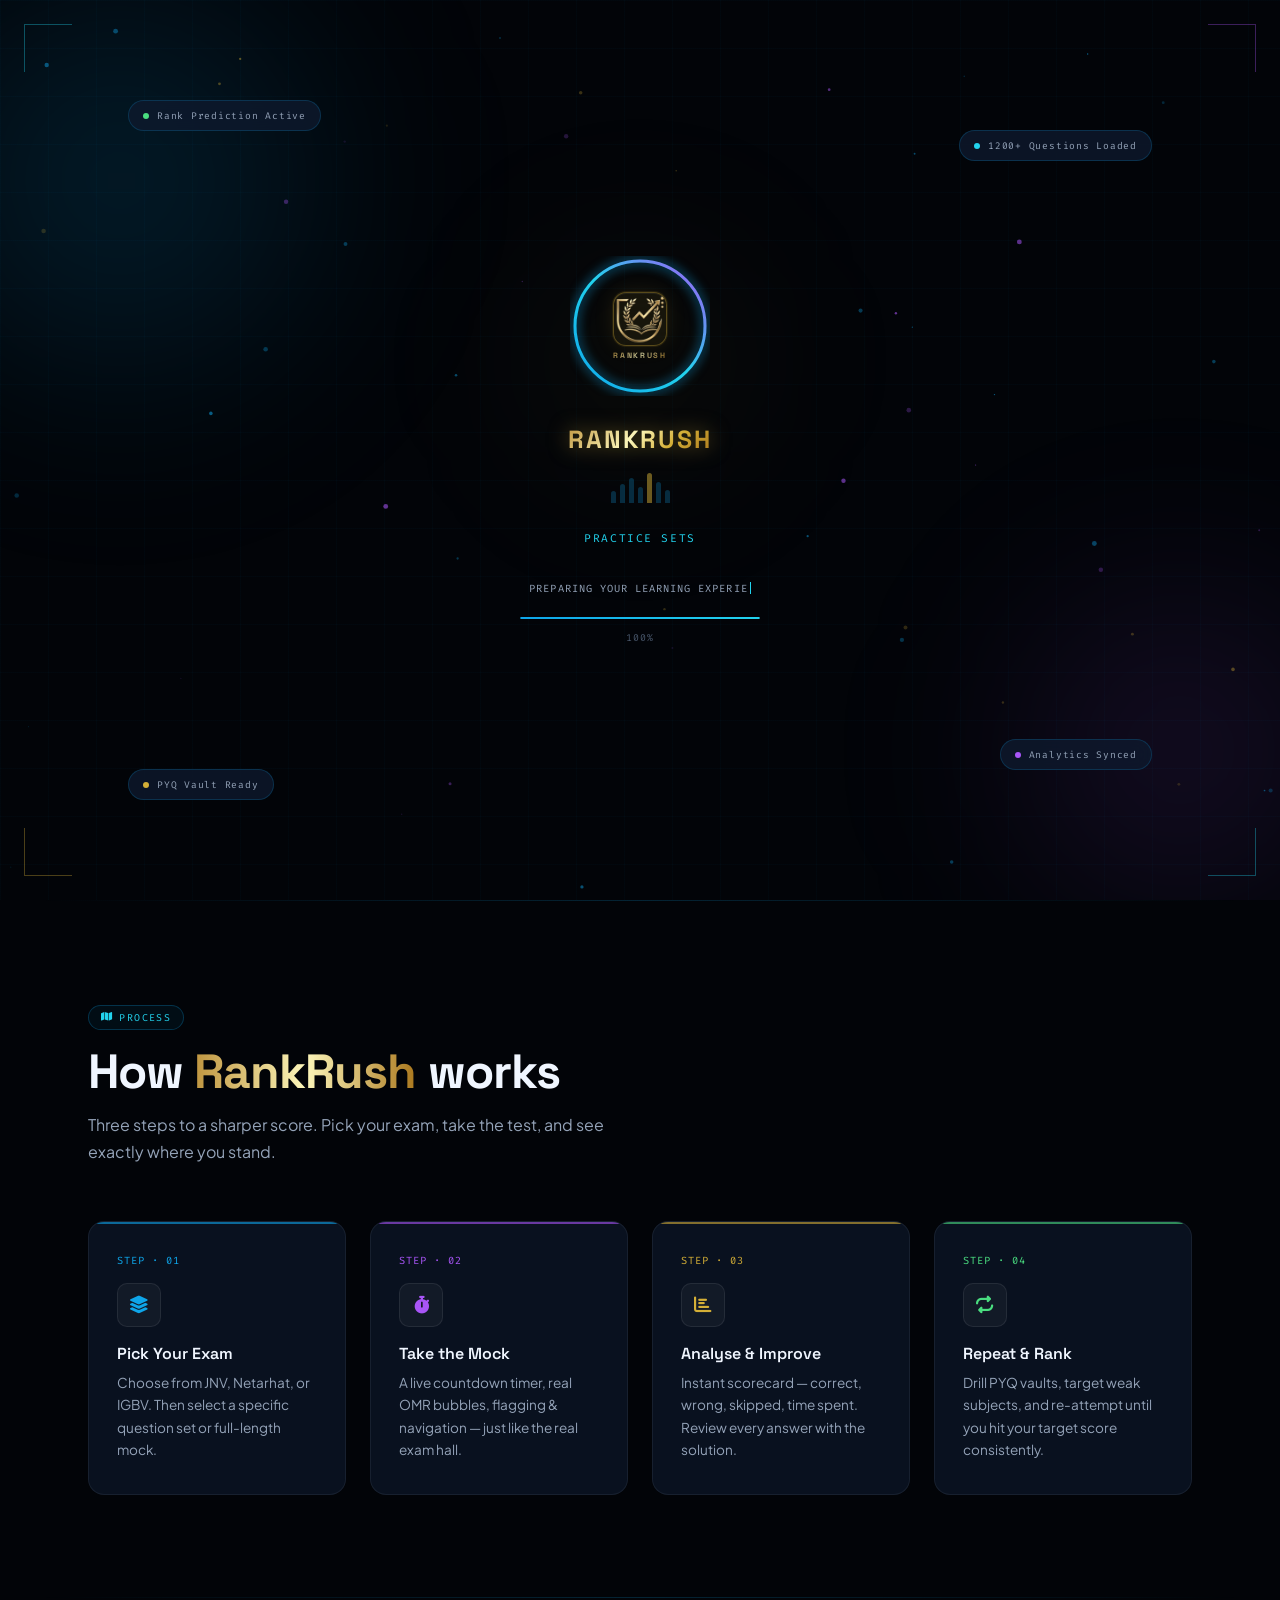
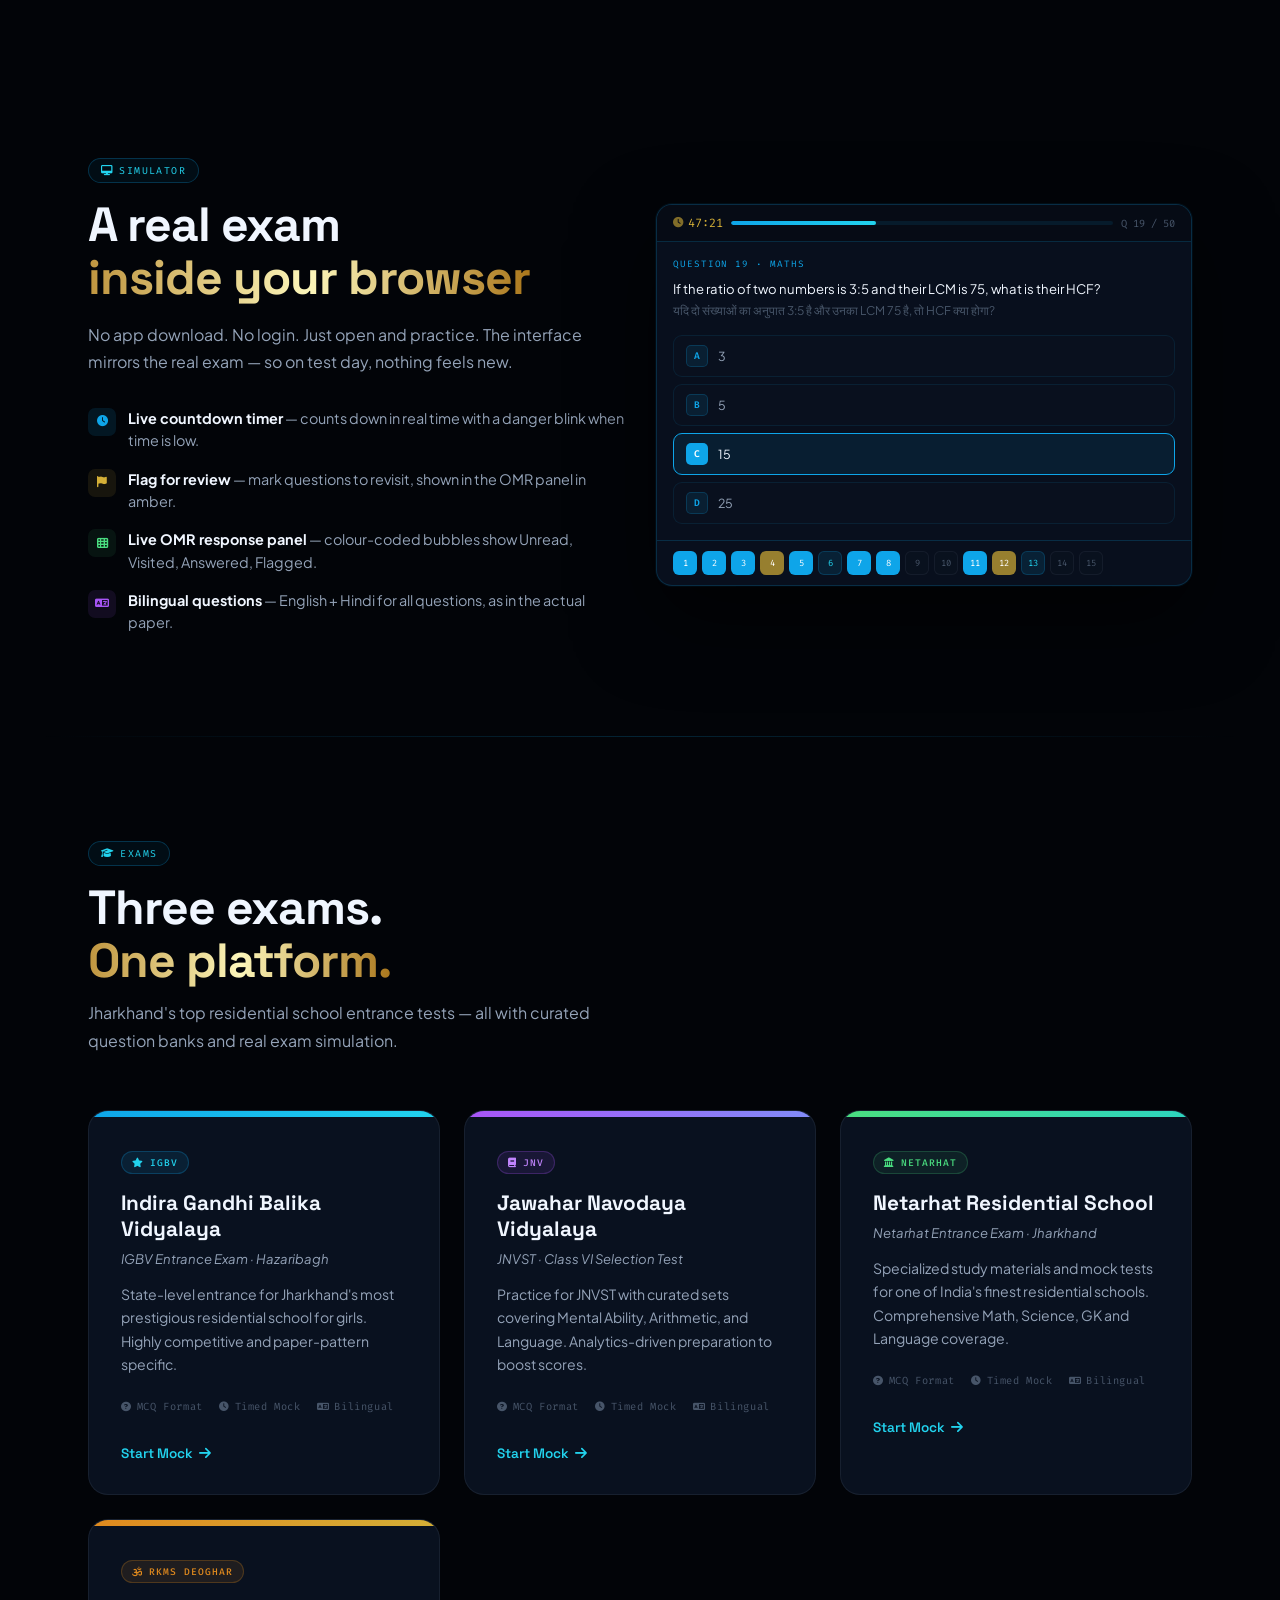
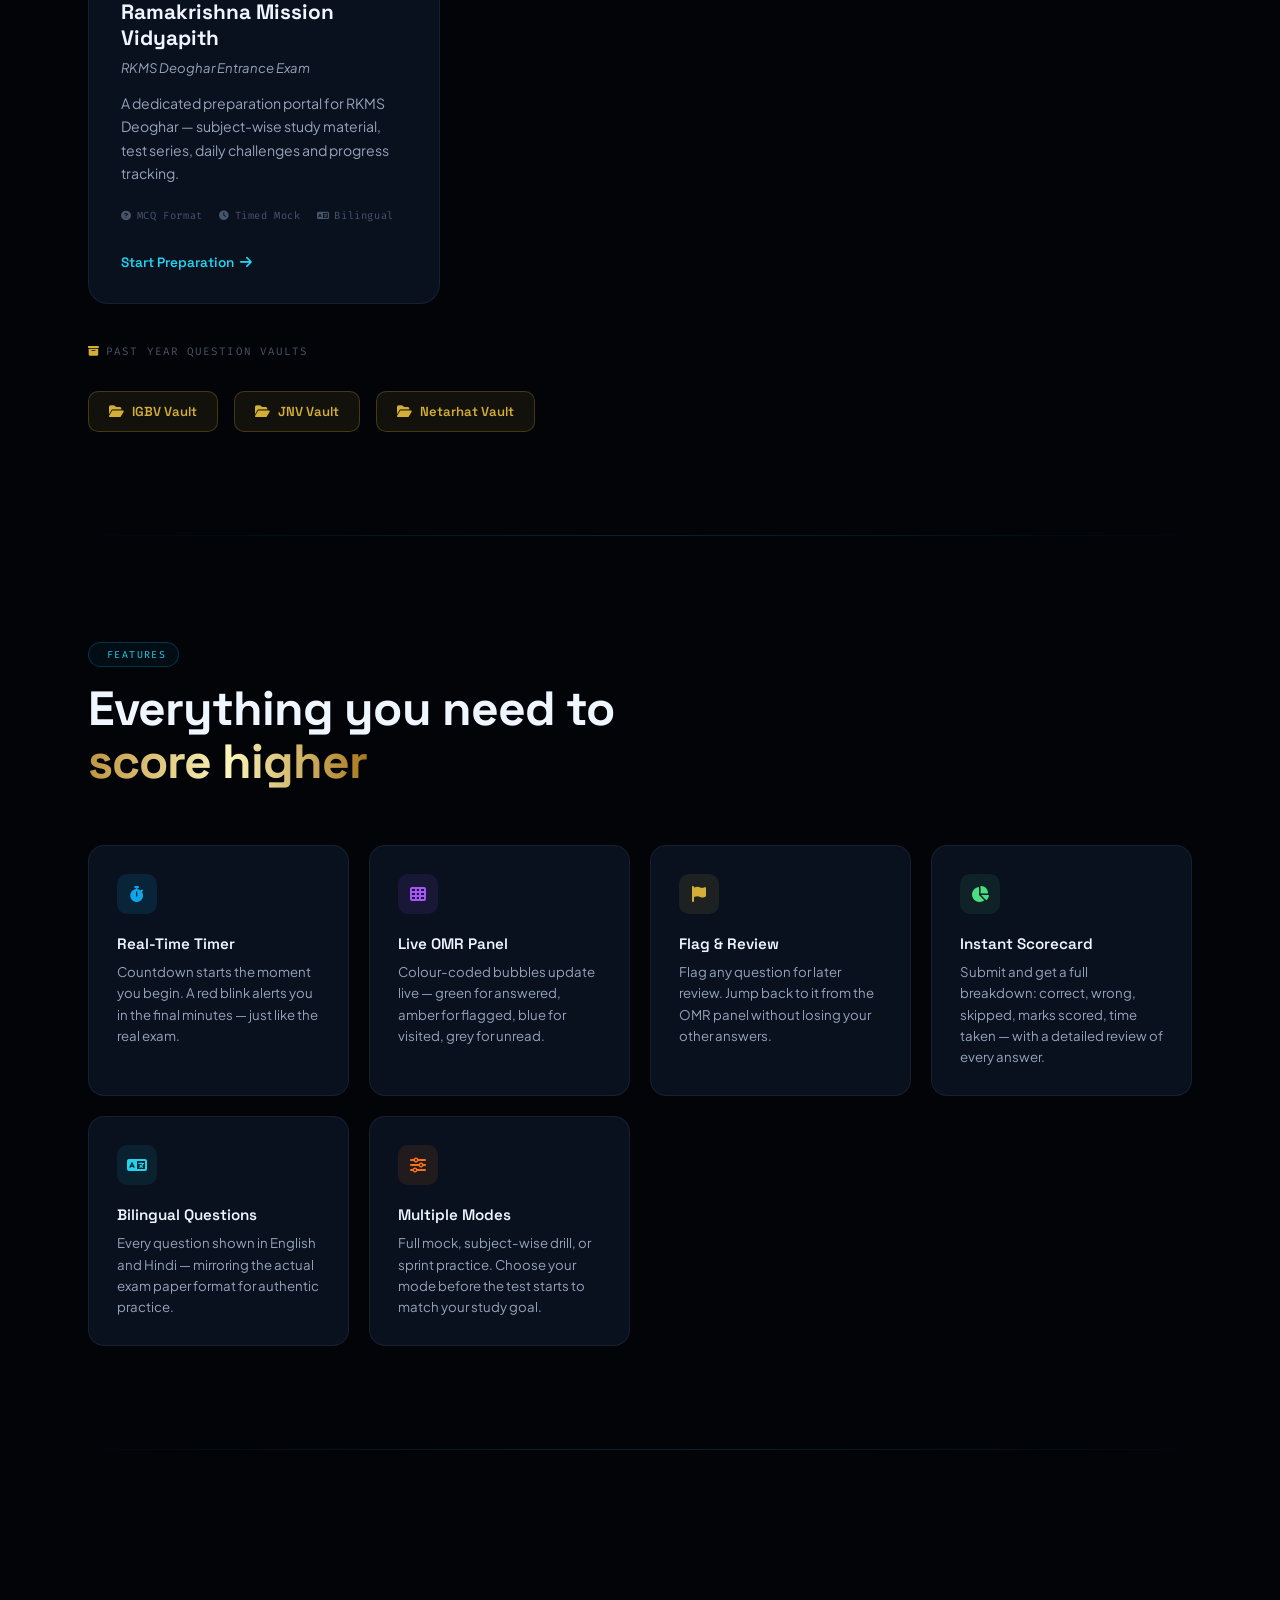
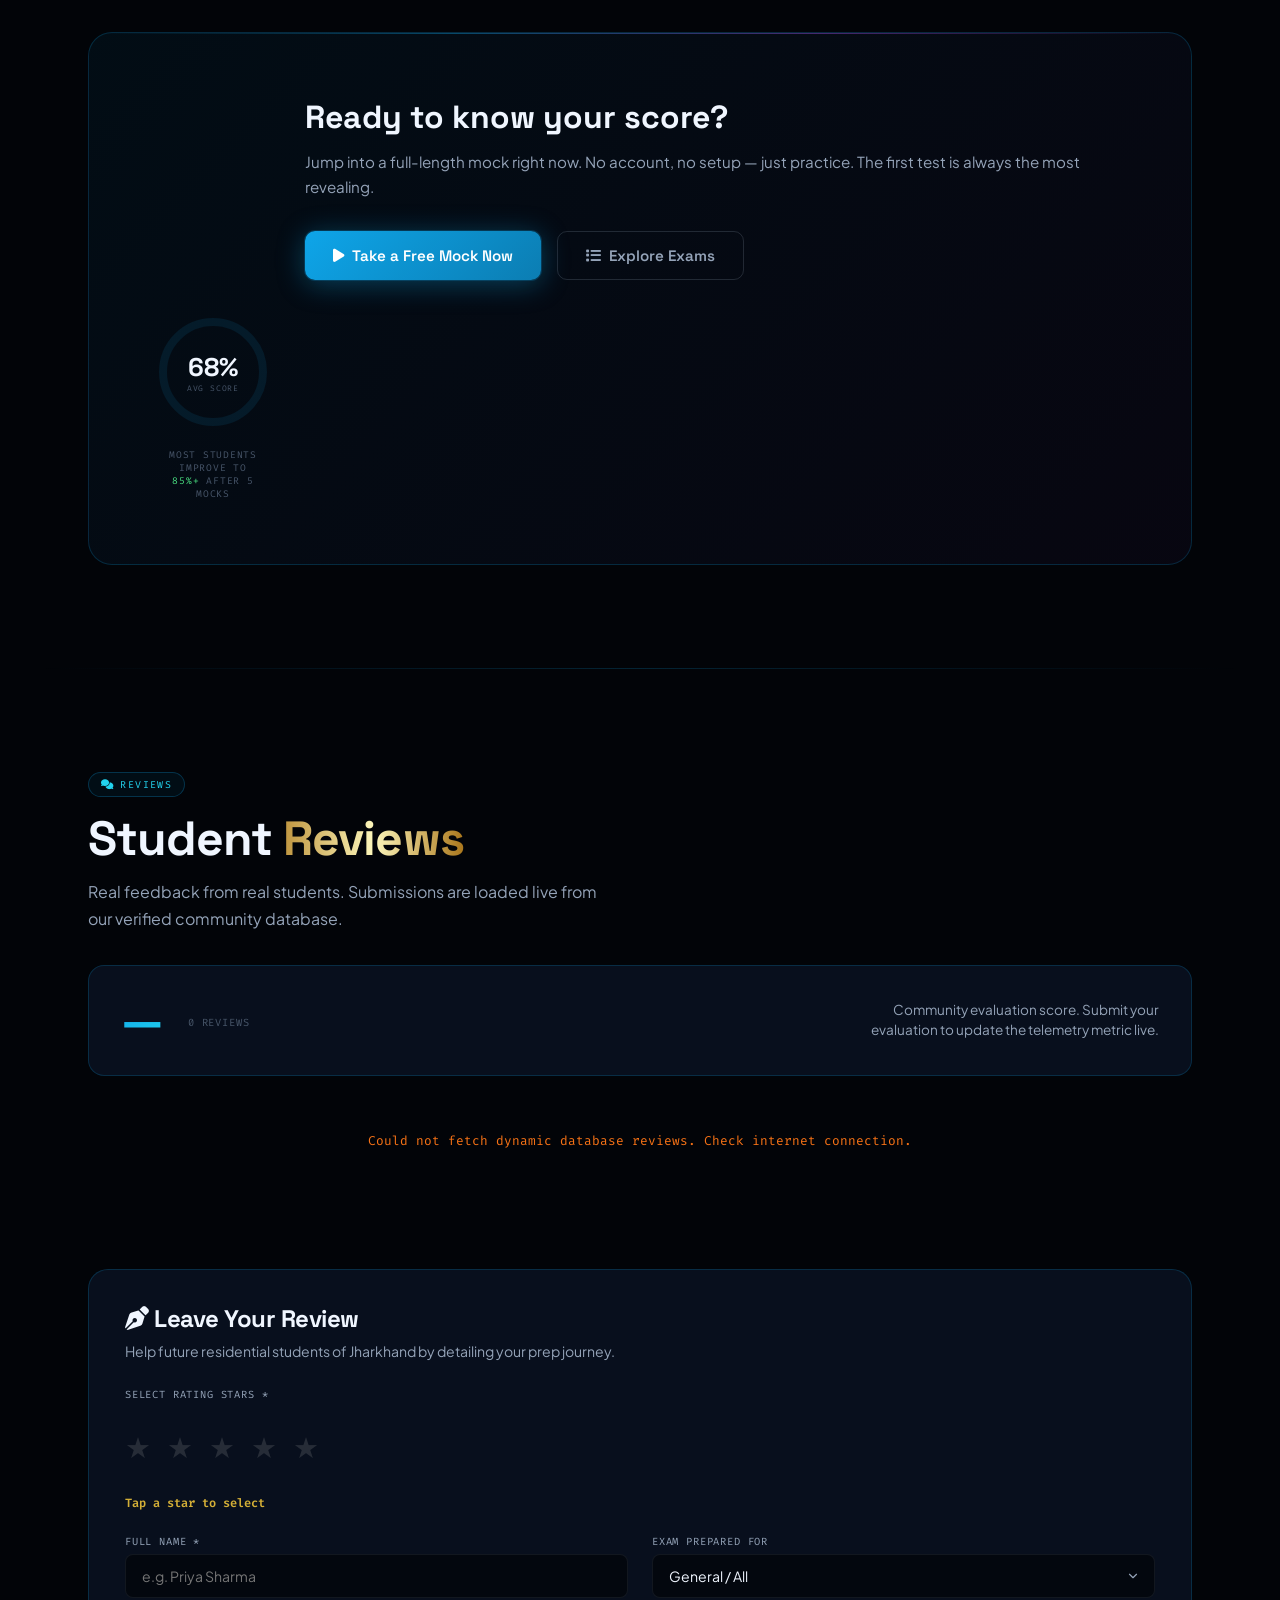
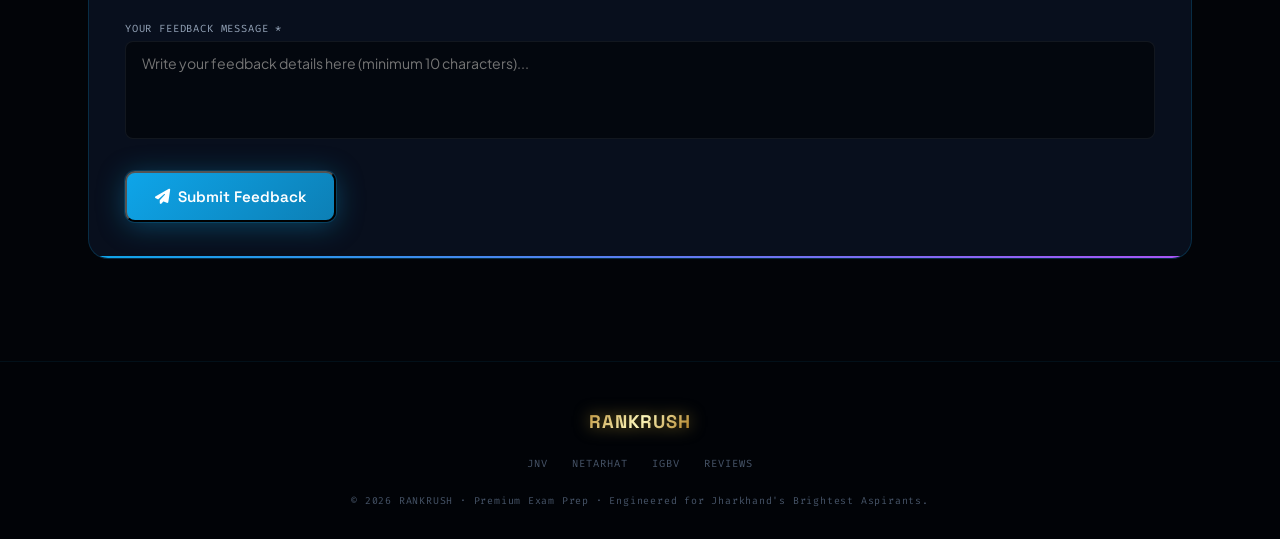
<file: index.html>
<!DOCTYPE html>
<html lang="en">
<head>
<meta charset="UTF-8">
<meta name="viewport" content="width=device-width, initial-scale=1.0">
<title>RANKRUSH — Beat The Exam Before The Exam</title>
<link rel="preconnect" href="https://fonts.googleapis.com">
<link rel="preconnect" href="https://fonts.gstatic.com" crossorigin>
<link href="https://fonts.googleapis.com/css2?family=Plus+Jakarta+Sans:ital,wght@0,300;0,400;0,500;0,600;0,700;0,800;0,900;1,400&family=Space+Grotesk:wght@400;500;600;700&family=Fira+Code:wght@400;500&display=swap" rel="stylesheet">
<link rel="stylesheet" href="https://cdnjs.cloudflare.com/ajax/libs/font-awesome/6.4.0/css/all.min.css">

<style>
/* ═══════════════════════════════════
   RANKRUSH LANDING — FULL STYLESHEET
   ═══════════════════════════════════ */

*, *::before, *::after { margin: 0; padding: 0; box-sizing: border-box; }

:root {
  --bg:        #020408;
  --bg-1:      #060c14;
  --bg-2:      #0a1220;
  --bg-3:      #0e1928;
  --blue:      #0ea5e9;
  --cyan:      #22d3ee;
  --purple:    #a855f7;
  --gold:      #d4af37;
  --orange:    #f97316;
  --green:     #4ade80;
  --text-1:    #f0f6ff;
  --text-2:    #94a3b8;
  --text-3:    #475569;
  --glass:     rgba(14,25,45,0.65);
  --glass-b:   rgba(10,18,32,0.88);
  --border:    rgba(148,163,184,0.1);
  --border-b:  rgba(14,165,233,0.2);
  --gold-b:    rgba(212,175,55,0.25);
}

html { scroll-behavior: smooth; }

body {
  font-family: 'Plus Jakarta Sans', sans-serif;
  background: var(--bg);
  color: var(--text-1);
  -webkit-font-smoothing: antialiased;
  overflow-x: hidden;
  min-height: 100vh;
}

/* ── SCROLLBAR ── */
::-webkit-scrollbar { width: 5px; }
::-webkit-scrollbar-track { background: var(--bg); }
::-webkit-scrollbar-thumb { background: linear-gradient(var(--blue), var(--purple)); border-radius: 10px; }

/* ── AMBIENT LAYERS ── */
.ambient {
  position: fixed; inset: 0; pointer-events: none; z-index: 0;
}
.ambient::before {
  content: '';
  position: absolute; inset: 0;
  background:
    radial-gradient(ellipse 80% 50% at 15% 5%, rgba(14,165,233,0.09) 0%, transparent 60%),
    radial-gradient(ellipse 60% 50% at 85% 80%, rgba(168,85,247,0.07) 0%, transparent 55%),
    radial-gradient(ellipse 40% 60% at 50% 45%, rgba(212,175,55,0.04) 0%, transparent 65%);
}
.ambient::after {
  content: '';
  position: absolute; inset: 0;
  background-image:
    linear-gradient(rgba(14,165,233,0.022) 1px, transparent 1px),
    linear-gradient(90deg, rgba(14,165,233,0.022) 1px, transparent 1px);
  background-size: 48px 48px;
}

/* ── CANVAS ── */
#particle-canvas {
  position: fixed; inset: 0;
  pointer-events: none;
  z-index: 1;
  opacity: 0.55;
}

/* ── LAYOUT WRAPPER ── */
.rr-wrap { position: relative; z-index: 5; }

/* ── NAV ── */
nav.rr-nav {
  position: fixed; top: 0; left: 0; right: 0;
  z-index: 200;
  display: flex; align-items: center; justify-content: space-between;
  padding: 0 clamp(1rem, 4vw, 3rem);
  height: 64px;
  background: rgba(2,4,8,0.8);
  backdrop-filter: blur(24px);
  border-bottom: 1px solid rgba(14,165,233,0.08);
  transition: background 0.3s ease;
}
nav.rr-nav.scrolled { background: rgba(2,4,8,0.97); }

.rr-logo {
  display: flex; align-items: center; gap: 10px;
  text-decoration: none;
}
.rr-logo-icon {
  width: 34px; height: 34px;
  border-radius: 8px;
  border: 1px solid var(--gold-b);
  background: rgba(212,175,55,0.08);
  display: flex; align-items: center; justify-content: center;
  font-family: 'Space Grotesk', sans-serif;
  font-weight: 700; font-size: 0.85rem;
  color: var(--gold);
  flex-shrink: 0;
}
.rr-logo-text {
  font-family: 'Space Grotesk', sans-serif;
  font-weight: 700; font-size: 1.15rem;
  background: linear-gradient(135deg, #bf953f 0%, #fcf6ba 50%, #aa771c 100%);
  -webkit-background-clip: text; -webkit-text-fill-color: transparent;
  background-clip: text;
  letter-spacing: 0.05em;
  filter: drop-shadow(0 0 8px rgba(212, 175, 55, 0.65));
  animation: logoGlowPulse 4s ease-in-out infinite;
}

@keyframes logoGlowPulse {
  0%, 100% { filter: drop-shadow(0 0 4px rgba(212, 175, 55, 0.4)); }
  50% { filter: drop-shadow(0 0 10px rgba(212, 175, 55, 0.8)); }
}

.rr-nav-links {
  display: flex; align-items: center; gap: 2rem;
  list-style: none;
}
.rr-nav-links a {
  font-family: 'Fira Code', monospace;
  font-size: 0.7rem; letter-spacing: 0.1em;
  text-transform: uppercase;
  color: var(--text-2);
  text-decoration: none;
  transition: color 0.2s;
}
.rr-nav-links a:hover { color: var(--cyan); }

.rr-nav-actions {
  display: flex;
  align-items: center;
  gap: 1rem;
}

.rr-nav-cta {
  padding: 8px 20px;
  background: var(--blue);
  color: white;
  border-radius: 8px;
  font-family: 'Space Grotesk', sans-serif;
  font-size: 0.82rem; font-weight: 600;
  text-decoration: none;
  transition: all 0.2s;
  box-shadow: 0 4px 16px rgba(14,165,233,0.3);
}
.rr-nav-cta:hover {
  transform: translateY(-1px);
  box-shadow: 0 6px 24px rgba(14,165,233,0.5);
}

.sound-toggle-btn {
  background: rgba(255, 255, 255, 0.05);
  border: 1px solid var(--border);
  border-radius: 8px;
  padding: 8px 12px;
  cursor: pointer;
  display: flex;
  align-items: center;
  gap: 6px;
  font-family: 'Space Grotesk', sans-serif;
  font-size: 0.75rem;
  font-weight: 600;
  color: var(--text-2);
  transition: all 0.2s;
}
.sound-toggle-btn:hover {
  color: var(--cyan);
  background: rgba(14,165,233,0.08);
  border-color: rgba(14,165,233,0.3);
}

/* Mobile nav hamburger */
.rr-hamburger {
  display: none;
  flex-direction: column; gap: 5px;
  cursor: pointer; padding: 4px;
  background: none; border: none;
}
.rr-hamburger span {
  display: block; width: 22px; height: 2px;
  background: var(--text-2); border-radius: 2px;
  transition: all 0.3s;
}
.rr-mobile-menu {
  display: none;
  position: fixed; top: 64px; left: 0; right: 0;
  background: rgba(2,4,8,0.97);
  backdrop-filter: blur(24px);
  border-bottom: 1px solid var(--border-b);
  padding: 1.5rem;
  z-index: 199;
  flex-direction: column; gap: 1rem;
}
.rr-mobile-menu.open { display: flex; }
.rr-mobile-menu a {
  color: var(--text-2); text-decoration: none;
  font-family: 'Fira Code', monospace;
  font-size: 0.8rem; letter-spacing: 0.08em;
  padding: 8px 0;
  border-bottom: 1px solid rgba(255,255,255,0.04);
}

@media (max-width: 768px) {
  .rr-nav-links, .rr-nav-actions .sound-toggle-btn { display: none; }
  .rr-hamburger { display: flex; }
}

/* ── HERO ── */
.rr-hero {
  min-height: 100svh;
  display: flex; flex-direction: column;
  align-items: center; justify-content: center;
  text-align: center;
  padding: 80px clamp(1rem, 5vw, 3rem) 4rem;
  position: relative;
  overflow: hidden;
}

/* Decorative side lines */
.rr-hero::before {
  content: '';
  position: absolute;
  top: 0; bottom: 0; left: 0;
  width: 1px;
  background: linear-gradient(180deg, transparent, rgba(14,165,233,0.3), rgba(168,85,247,0.2), transparent);
  pointer-events: none;
}
.rr-hero::after {
  content: '';
  position: absolute;
  top: 0; bottom: 0; right: 0;
  width: 1px;
  background: linear-gradient(180deg, transparent, rgba(212,175,55,0.2), rgba(14,165,233,0.2), transparent);
  pointer-events: none;
}

.rr-hero-eyebrow {
  display: inline-flex; align-items: center; gap: 8px;
  padding: 6px 14px;
  border: 1px solid rgba(212,175,55,0.3);
  border-radius: 999px;
  background: rgba(212,175,55,0.07);
  font-family: 'Fira Code', monospace;
  font-size: 0.65rem; letter-spacing: 0.15em;
  text-transform: uppercase;
  color: var(--gold);
  margin-bottom: 2rem;
  animation: fadeUp 0.6s ease 0.1s both;
}
.rr-eyebrow-dot {
  width: 6px; height: 6px;
  border-radius: 50%;
  background: var(--gold);
  animation: blink 1.4s ease-in-out infinite;
}

.rr-hero-title {
  font-family: 'Space Grotesk', sans-serif;
  font-size: clamp(2.8rem, 8vw, 6.5rem);
  font-weight: 700;
  line-height: 1.02;
  letter-spacing: -0.03em;
  margin-bottom: 1.5rem;
  animation: fadeUp 0.7s ease 0.2s both;
}

.rr-title-line1 {
  display: block;
  background: linear-gradient(135deg, #ffffff 30%, #fcf6ba 100%);
  -webkit-background-clip: text; -webkit-text-fill-color: transparent;
  background-clip: text;
  filter: drop-shadow(0 0 12px rgba(212, 175, 55, 0.4));
  animation: goldGlowLine1 5s ease-in-out infinite;
}
.rr-title-line2 {
  display: block;
  background: linear-gradient(135deg, #bf953f 0%, #fcf6ba 50%, #aa771c 100%);
  -webkit-background-clip: text; -webkit-text-fill-color: transparent;
  background-clip: text;
  background-size: 200% 200%;
  filter: drop-shadow(0 0 20px rgba(212, 175, 55, 0.5));
  animation: fadeUp 0.7s ease 0.2s both, goldGlowLine2 5s ease-in-out infinite;
}

@keyframes goldGlowLine1 {
  0%, 100% { filter: drop-shadow(0 0 10px rgba(212, 175, 55, 0.35)); }
  50% { filter: drop-shadow(0 0 20px rgba(212, 175, 55, 0.75)); }
}
@keyframes goldGlowLine2 {
  0%, 100% { filter: drop-shadow(0 0 12px rgba(212, 175, 55, 0.45)) drop-shadow(0 0 24px rgba(212, 175, 55, 0.25)); }
  50% { filter: drop-shadow(0 0 25px rgba(212, 175, 55, 0.8)) drop-shadow(0 0 40px rgba(212, 175, 55, 0.5)); }
}

.rr-hero-sub {
  font-size: clamp(0.95rem, 2vw, 1.18rem);
  color: var(--text-2);
  max-width: 560px;
  line-height: 1.75;
  margin: 0 auto 2.5rem;
  animation: fadeUp 0.6s ease 0.35s both;
}

.rr-hero-ctas {
  display: flex; gap: 1rem; justify-content: center; flex-wrap: wrap;
  margin-bottom: 3.5rem;
  animation: fadeUp 0.6s ease 0.45s both;
}

.btn-primary {
  display: inline-flex; align-items: center; gap: 8px;
  padding: 14px 28px;
  background: linear-gradient(135deg, var(--blue), rgba(14,165,233,0.75));
  color: white;
  border-radius: 10px;
  font-family: 'Space Grotesk', sans-serif;
  font-weight: 600; font-size: 0.95rem;
  text-decoration: none;
  position: relative; overflow: hidden;
  transition: all 0.25s;
  box-shadow: 0 4px 28px rgba(14,165,233,0.35), 0 0 0 1px rgba(14,165,233,0.2);
}
.btn-primary:hover {
  transform: translateY(-2px);
  box-shadow: 0 8px 36px rgba(14,165,233,0.55), 0 0 0 1px rgba(14,165,233,0.4);
}

.btn-ghost {
  display: inline-flex; align-items: center; gap: 8px;
  padding: 14px 28px;
  background: transparent;
  color: var(--text-2);
  border: 1px solid rgba(148,163,184,0.2);
  border-radius: 10px;
  font-family: 'Space Grotesk', sans-serif;
  font-weight: 600; font-size: 0.95rem;
  text-decoration: none;
  transition: all 0.25s;
}
.btn-ghost:hover {
  border-color: rgba(14,165,233,0.4);
  color: var(--cyan);
  background: rgba(14,165,233,0.06);
}

/* Hero stats strip */
.rr-hero-stats {
  display: flex; align-items: center; gap: clamp(1.5rem, 4vw, 3rem);
  flex-wrap: wrap; justify-content: center;
  animation: fadeUp 0.6s ease 0.55s both;
}
.rr-stat-item { text-align: center; }
.rr-stat-num {
  font-family: 'Space Grotesk', sans-serif;
  font-size: clamp(1.5rem, 3vw, 2rem);
  font-weight: 700;
  color: var(--text-1);
}
.rr-stat-num span { color: var(--cyan); }
.rr-stat-label {
  font-family: 'Fira Code', monospace;
  font-size: 0.6rem; letter-spacing: 0.12em;
  text-transform: uppercase;
  color: var(--text-3);
  margin-top: 2px;
}
.rr-stat-sep {
  width: 1px; height: 36px;
  background: rgba(148,163,184,0.12);
}

/* Scroll indicator */
.rr-scroll-hint {
  position: absolute; bottom: 2rem; left: 50%;
  transform: translateX(-50%);
  display: flex; flex-direction: column; align-items: center; gap: 6px;
  color: var(--text-3);
  font-family: 'Fira Code', monospace;
  font-size: 0.58rem; letter-spacing: 0.12em;
  text-transform: uppercase;
  animation: fadeIn 1s ease 1.2s both;
}
.rr-scroll-arrow {
  width: 20px; height: 30px;
  border: 1px solid rgba(148,163,184,0.2);
  border-radius: 999px;
  display: flex; justify-content: center;
  padding-top: 5px;
}
.rr-scroll-arrow::after {
  content: '';
  width: 4px; height: 8px;
  border-radius: 2px;
  background: var(--blue);
  animation: scrollBob 1.8s ease-in-out infinite;
}
@keyframes scrollBob {
  0%,100% { transform: translateY(0); opacity: 1; }
  60% { transform: translateY(7px); opacity: 0.3; }
}

/* ── SECTION SHARED ── */
.rr-section {
  padding: clamp(4rem, 8vw, 7rem) clamp(1rem, 5vw, 3rem);
  max-width: 1200px;
  margin: 0 auto;
}

.rr-section-tag {
  display: inline-flex; align-items: center; gap: 6px;
  padding: 5px 12px;
  border: 1px solid rgba(14,165,233,0.25);
  border-radius: 999px;
  background: rgba(14,165,233,0.06);
  font-family: 'Fira Code', monospace;
  font-size: 0.62rem; letter-spacing: 0.14em;
  text-transform: uppercase;
  color: var(--cyan);
  margin-bottom: 1rem;
}

.rr-section-title {
  font-family: 'Space Grotesk', sans-serif;
  font-size: clamp(1.9rem, 4vw, 3rem);
  font-weight: 700;
  line-height: 1.1;
  letter-spacing: -0.02em;
  color: var(--text-1);
  margin-bottom: 0.75rem;
}
.rr-section-title em {
  font-style: normal;
  background: linear-gradient(90deg, #bf953f 0%, #fcf6ba 50%, #aa771c 100%);
  -webkit-background-clip: text; -webkit-text-fill-color: transparent;
  background-clip: text;
}
.rr-section-sub {
  color: var(--text-2);
  font-size: 1rem;
  line-height: 1.7;
  max-width: 520px;
}

/* ── HOW IT WORKS ── */
.rr-steps {
  display: grid;
  grid-template-columns: repeat(auto-fit, minmax(220px, 1fr));
  gap: 1.5rem;
  margin-top: 3.5rem;
}

.rr-step-card {
  background: var(--glass);
  border: 1px solid var(--border);
  border-radius: 16px;
  padding: 2rem 1.75rem;
  position: relative;
  overflow: hidden;
  transition: all 0.35s cubic-bezier(0.23,1,0.32,1);
}
.rr-step-card::before {
  content: '';
  position: absolute; top: 0; left: 0; right: 0;
  height: 2px;
  background: var(--step-color, var(--blue));
  opacity: 0.6;
  transition: opacity 0.3s;
}
.rr-step-card:hover {
  transform: translateY(-6px);
  border-color: var(--step-color, var(--blue));
  box-shadow: 0 16px 48px rgba(0,0,0,0.4);
}
.rr-step-card:hover::before { opacity: 1; }

.rr-step-num {
  font-family: 'Fira Code', monospace;
  font-size: 0.65rem; letter-spacing: 0.1em;
  color: var(--step-color, var(--blue));
  margin-bottom: 1rem;
}
.rr-step-icon {
  width: 44px; height: 44px;
  border-radius: 10px;
  background: rgba(255,255,255,0.04);
  border: 1px solid rgba(255,255,255,0.08);
  display: flex; align-items: center; justify-content: center;
  font-size: 1.1rem;
  margin-bottom: 1rem;
  color: var(--step-color, var(--blue));
}
.rr-step-title {
  font-family: 'Space Grotesk', sans-serif;
  font-size: 1rem; font-weight: 600;
  color: var(--text-1);
  margin-bottom: 0.5rem;
}
.rr-step-desc {
  font-size: 0.85rem;
  color: var(--text-2);
  line-height: 1.65;
}

/* ── EXAM CARDS ── */
.rr-exams-grid {
  display: grid;
  grid-template-columns: repeat(auto-fit, minmax(300px, 1fr));
  gap: 1.5rem;
  margin-top: 3.5rem;
}

.rr-exam-card {
  border-radius: 20px;
  overflow: hidden;
  position: relative;
  border: 1px solid var(--border);
  background: var(--glass);
  transition: all 0.35s cubic-bezier(0.23,1,0.32,1);
  text-decoration: none;
  display: block;
}
.rr-exam-card::after {
  content: '';
  position: absolute; inset: 0;
  border-radius: 20px;
  border: 1px solid transparent;
  transition: border-color 0.3s;
  pointer-events: none;
}
.rr-exam-card:hover {
  transform: translateY(-8px);
  box-shadow: 0 24px 60px rgba(0,0,0,0.5);
}
.rr-exam-card:hover::after {
  border-color: rgba(14,165,233,0.35);
}

.rr-exam-banner {
  height: 6px;
  width: 100%;
}
.rr-exam-body { padding: 2rem; }
.rr-exam-badge {
  display: inline-flex; align-items: center; gap: 6px;
  padding: 4px 10px;
  border-radius: 999px;
  font-family: 'Fira Code', monospace;
  font-size: 0.6rem; letter-spacing: 0.1em;
  text-transform: uppercase;
  font-weight: 500;
  margin-bottom: 1rem;
}
.rr-exam-name {
  font-family: 'Space Grotesk', sans-serif;
  font-size: 1.3rem; font-weight: 700;
  color: var(--text-1);
  margin-bottom: 0.5rem;
}
.rr-exam-fullname {
  font-size: 0.82rem;
  color: var(--text-2);
  margin-bottom: 1rem;
  font-style: italic;
}
.rr-exam-desc {
  font-size: 0.88rem;
  color: var(--text-2);
  line-height: 1.65;
  margin-bottom: 1.5rem;
}
.rr-exam-meta {
  display: flex; gap: 1rem; flex-wrap: wrap;
  margin-bottom: 1.75rem;
}
.rr-exam-chip {
  display: flex; align-items: center; gap: 5px;
  font-family: 'Fira Code', monospace;
  font-size: 0.65rem; letter-spacing: 0.06em;
  color: var(--text-3);
}
.rr-exam-chip i { font-size: 0.6rem; }
.rr-exam-link {
  display: inline-flex; align-items: center; gap: 6px;
  font-family: 'Space Grotesk', sans-serif;
  font-size: 0.85rem; font-weight: 600;
  color: var(--cyan);
  text-decoration: none;
  transition: gap 0.2s;
}
.rr-exam-link:hover { gap: 10px; }

/* Card accents */
.exam-igbv  .rr-exam-banner { background: linear-gradient(90deg, var(--blue), var(--cyan)); }
.exam-jnv   .rr-exam-banner { background: linear-gradient(90deg, var(--purple), #818cf8); }
.exam-neth  .rr-exam-banner { background: linear-gradient(90deg, var(--green), #2dd4bf); }

.exam-igbv  .rr-exam-badge { background: rgba(14,165,233,0.1); border: 1px solid rgba(14,165,233,0.25); color: var(--cyan); }
.exam-jnv   .rr-exam-badge { background: rgba(168,85,247,0.1); border: 1px solid rgba(168,85,247,0.25); color: #c084fc; }
.exam-neth  .rr-exam-badge { background: rgba(74,222,128,0.08); border: 1px solid rgba(74,222,128,0.2); color: var(--green); }
.exam-rkms  .rr-exam-banner { background: linear-gradient(90deg, #e08a1e, var(--gold)); }
.exam-rkms  .rr-exam-badge { background: rgba(224,138,30,0.1); border: 1px solid rgba(224,138,30,0.25); color: #e08a1e; }

/* ── MOCK SIMULATOR PREVIEW ── */
.rr-preview-wrap {
  margin-top: 3.5rem;
  display: grid;
  grid-template-columns: 1fr 1fr;
  gap: 2rem;
  align-items: center;
}
@media (max-width: 860px) {
  .rr-preview-wrap { grid-template-columns: 1fr; }
  .rr-preview-ui   { order: -1; }
}

.rr-preview-copy .rr-section-title { max-width: 480px; }
.rr-preview-copy .rr-section-sub   { margin-top: 1rem; }

.rr-preview-feats {
  list-style: none;
  margin-top: 2rem;
  display: flex; flex-direction: column; gap: 1rem;
}
.rr-preview-feats li {
  display: flex; align-items: flex-start; gap: 12px;
  font-size: 0.9rem; color: var(--text-2);
  line-height: 1.55;
}
.rr-feat-icon {
  width: 28px; height: 28px; flex-shrink: 0;
  border-radius: 7px;
  display: flex; align-items: center; justify-content: center;
  font-size: 0.7rem;
  margin-top: 1px;
}

.rr-preview-ui {
  border-radius: 16px;
  border: 1px solid var(--border-b);
  background: var(--glass-b);
  overflow: hidden;
  box-shadow: 0 32px 80px rgba(0,0,0,0.6), 0 0 0 1px rgba(14,165,233,0.08);
}

/* Fake exam UI mockup */
.mock-topbar {
  background: rgba(6,12,20,0.9);
  border-bottom: 1px solid var(--border-b);
  padding: 10px 16px;
  display: flex; align-items: center; justify-content: space-between;
  gap: 8px;
}
.mock-timer {
  font-family: 'Fira Code', monospace;
  font-size: 0.75rem;
  color: var(--gold);
  display: flex; align-items: center; gap: 5px;
}
.mock-timer-num { animation: timerTick 1s step-end infinite; }
@keyframes timerTick {
  0% { opacity: 1; } 50% { opacity: 0.4; } 100% { opacity: 1; }
}
.mock-progress-wrap {
  flex: 1; height: 4px;
  background: rgba(14,165,233,0.1);
  border-radius: 999px;
  overflow: hidden;
}
.mock-progress-fill {
  height: 100%;
  width: 38%;
  background: linear-gradient(90deg, var(--blue), var(--cyan));
  border-radius: 999px;
  animation: progressPulse 3s ease-in-out infinite;
}
@keyframes progressPulse {
  0%,100% { box-shadow: 0 0 6px rgba(14,165,233,0.4); }
  50% { box-shadow: 0 0 12px rgba(14,165,233,0.8); }
}
.mock-q-counter {
  font-family: 'Fira Code', monospace;
  font-size: 0.65rem; color: var(--text-3);
}

.mock-body { padding: 16px; }
.mock-q-num {
  font-family: 'Fira Code', monospace;
  font-size: 0.58rem; letter-spacing: 0.1em;
  color: var(--blue); margin-bottom: 8px; text-transform: uppercase;
}
.mock-q-text {
  font-size: 0.82rem; color: var(--text-1);
  line-height: 1.6; margin-bottom: 14px;
}
.mock-options { display: flex; flex-direction: column; gap: 7px; }
.mock-opt {
  display: flex; align-items: center; gap: 10px;
  padding: 9px 12px;
  border-radius: 9px;
  border: 1px solid rgba(14,165,233,0.1);
  background: rgba(10,18,32,0.7);
  font-size: 0.78rem; color: var(--text-2);
  cursor: pointer; transition: all 0.2s;
}
.mock-opt:hover { border-color: rgba(14,165,233,0.3); background: rgba(14,165,233,0.06); }
.mock-opt.selected {
  border-color: var(--blue); background: rgba(14,165,233,0.1); color: var(--text-1);
}
.mock-opt-key {
  width: 22px; height: 22px; flex-shrink: 0;
  border-radius: 5px;
  font-family: 'Fira Code', monospace;
  font-size: 0.6rem; font-weight: 600;
  display: flex; align-items: center; justify-content: center;
}
.mock-opt.selected .mock-opt-key { background: var(--blue); color: white; }
.mock-opt:not(.selected) .mock-opt-key { background: rgba(14,165,233,0.1); color: var(--blue); border: 1px solid rgba(14,165,233,0.2); }

.mock-omr {
  border-top: 1px solid var(--border-b);
  padding: 10px 16px;
  display: flex; flex-wrap: wrap; gap: 5px;
}
.mock-bubble {
  width: 24px; height: 24px;
  border-radius: 6px;
  font-family: 'Fira Code', monospace;
  font-size: 0.56rem;
  display: flex; align-items: center; justify-content: center;
  transition: all 0.3s;
}
.mock-bubble.ans { background: var(--blue); color: white; }
.mock-bubble.flag { background: rgba(212,175,55,0.7); color: white; }
.mock-bubble.vis { background: rgba(14,165,233,0.12); color: var(--cyan); border: 1px solid rgba(14,165,233,0.2); }
.mock-bubble.empty { background: rgba(10,18,32,0.8); color: var(--text-3); border: 1px solid rgba(148,163,184,0.08); }

/* ── FEATURES GRID ── */
.rr-features-grid {
  display: grid;
  grid-template-columns: repeat(auto-fit, minmax(250px, 1fr));
  gap: 1.25rem;
  margin-top: 3.5rem;
}
.rr-feat-card {
  background: var(--glass);
  border: 1px solid var(--border);
  border-radius: 16px;
  padding: 1.75rem;
  transition: all 0.3s ease;
  position: relative;
  overflow: hidden;
}
.rr-feat-card::after {
  content: '';
  position: absolute; bottom: 0; left: 0; right: 0;
  height: 1px;
  background: linear-gradient(90deg, transparent, var(--feat-color, var(--blue)), transparent);
  opacity: 0;
  transition: opacity 0.3s;
}
.rr-feat-card:hover { border-color: rgba(255,255,255,0.1); transform: translateY(-4px); }
.rr-feat-card:hover::after { opacity: 1; }

.rr-feat-ico {
  width: 40px; height: 40px;
  border-radius: 10px;
  display: flex; align-items: center; justify-content: center;
  font-size: 1rem;
  margin-bottom: 1.25rem;
}
.rr-feat-name {
  font-family: 'Space Grotesk', sans-serif;
  font-size: 0.95rem; font-weight: 600;
  color: var(--text-1); margin-bottom: 0.5rem;
}
.rr-feat-text { font-size: 0.83rem; color: var(--text-2); line-height: 1.6; }

/* ── SCORE SECTION ── */
.rr-score-section {
  background: linear-gradient(135deg, rgba(14,165,233,0.06) 0%, rgba(168,85,247,0.04) 100%);
  border: 1px solid var(--border-b);
  border-radius: 24px;
  padding: clamp(2.5rem, 5vw, 4rem);
  display: grid;
  grid-template-columns: 1fr auto;
  gap: 2rem;
  align-items: center;
  margin-top: 5rem;
  position: relative;
  overflow: hidden;
}
@media (max-width: 700px) {
  .rr-score-section { grid-template-columns: 1fr; text-align: center; }
  .rr-score-right { justify-content: center; }
}
.rr-score-section::before {
  content: '';
  position: absolute; top: 0; left: 0; right: 0; height: 1px;
  background: linear-gradient(90deg, transparent, var(--blue), var(--purple), transparent);
  opacity: 0.4;
}
.rr-score-title {
  font-family: 'Space Grotesk', sans-serif;
  font-size: clamp(1.4rem, 3vw, 2rem);
  font-weight: 700; color: var(--text-1);
  margin-bottom: 0.75rem;
}
.rr-score-sub { font-size: 0.95rem; color: var(--text-2); line-height: 1.65; }
.rr-score-right {
  display: flex; flex-direction: column; align-items: center; gap: 1rem;
}

/* Doughnut score ring */
.score-ring-wrap { position: relative; width: 120px; height: 120px; }
.score-ring-wrap svg { width: 100%; height: 100%; transform: rotate(-90deg); }
.score-ring-bg { fill: none; stroke: rgba(14,165,233,0.1); stroke-width: 8; }
.score-ring-fill {
  fill: none; stroke: url(#scoreGrad); stroke-width: 8;
  stroke-linecap: round;
  stroke-dasharray: 314;
  stroke-dashoffset: 100;
  animation: ringFill 2s ease 0.5s both;
}
@keyframes ringFill {
  from { stroke-dashoffset: 314; }
  to   { stroke-dashoffset: 100; }
}
.score-ring-text {
  position: absolute; inset: 0;
  display: flex; flex-direction: column;
  align-items: center; justify-content: center;
}
.score-ring-num {
  font-family: 'Space Grotesk', sans-serif;
  font-size: 1.6rem; font-weight: 700; color: var(--text-1);
}
.score-ring-label {
  font-family: 'Fira Code', monospace;
  font-size: 0.5rem; letter-spacing: 0.1em;
  text-transform: uppercase; color: var(--text-3);
}

/* ── PYQ VAULT ── */
.rr-vault-strip {
  margin-top: 2rem;
  display: flex; gap: 1rem; flex-wrap: wrap;
}
.rr-vault-btn {
  display: inline-flex; align-items: center; gap: 8px;
  padding: 11px 20px;
  background: rgba(212,175,55,0.08);
  border: 1px solid rgba(212,175,55,0.25);
  border-radius: 10px;
  font-family: 'Space Grotesk', sans-serif;
  font-size: 0.82rem; font-weight: 600;
  color: var(--gold);
  text-decoration: none;
  transition: all 0.25s;
}
.rr-vault-btn:hover {
  background: rgba(212,175,55,0.15);
  transform: translateY(-2px);
  box-shadow: 0 6px 20px rgba(212,175,55,0.15);
}

/* ── TESTIMONIALS & DYNAMIC REVIEWS ── */
.rr-testi-grid {
  display: grid;
  grid-template-columns: repeat(auto-fit, minmax(280px, 1fr));
  gap: 1.5rem;
  margin-top: 3rem;
}
.rr-testi-card {
  background: var(--glass);
  border: 1px solid var(--border);
  border-radius: 16px;
  padding: 1.75rem;
  transition: all 0.3s ease;
  position: relative;
}
.rr-testi-card:hover { border-color: rgba(212,175,55,0.2); transform: translateY(-4px); }
.rr-testi-stars {
  color: var(--gold); font-size: 0.75rem;
  display: flex; gap: 2px; margin-bottom: 1rem;
}
.rr-testi-text {
  font-size: 0.88rem; color: var(--text-2);
  line-height: 1.7; margin-bottom: 1.25rem;
  font-style: italic;
}
.rr-testi-author {
  display: flex; align-items: center; gap: 10px;
}
.rr-testi-avatar {
  width: 36px; height: 36px; border-radius: 50%;
  display: flex; align-items: center; justify-content: center;
  font-family: 'Space Grotesk', sans-serif;
  font-size: 0.75rem; font-weight: 700; color: white;
  flex-shrink: 0;
}
.rr-testi-name {
  font-family: 'Space Grotesk', sans-serif;
  font-size: 0.85rem; font-weight: 600; color: var(--text-1);
}
.rr-testi-sub {
  font-family: 'Fira Code', monospace;
  font-size: 0.6rem; letter-spacing: 0.08em;
  color: var(--text-3);
  margin-top: 1px;
}

/* ── FEEDBACK PORTED STYLES ── */
.star-filled { color: var(--gold); }
.star-empty  { color: rgba(255,255,255,0.15); }

.rr-summary-bar {
  background: var(--glass-b);
  border: 1px solid var(--border-b);
  border-radius: 16px;
  padding: 1.5rem 2rem;
  margin-top: 2rem;
  display: flex;
  align-items: center;
  justify-content: space-between;
  gap: 1.5rem;
  flex-wrap: wrap;
}
.rr-summary-left {
  display: flex;
  align-items: center;
  gap: 1.5rem;
}
.rr-avg-score {
  font-family: 'Space Grotesk', sans-serif;
  font-size: 3rem;
  font-weight: 800;
  background: linear-gradient(135deg, var(--blue), var(--cyan));
  -webkit-background-clip: text; -webkit-text-fill-color: transparent;
  background-clip: text;
}
.rr-summary-stars-container {
  display: flex;
  flex-direction: column;
  gap: 4px;
}
.rr-summary-count {
  font-family: 'Fira Code', monospace;
  font-size: 0.65rem;
  letter-spacing: 0.08em;
  text-transform: uppercase;
  color: var(--text-3);
}

.rr-feedback-form-card {
  background: var(--glass-b);
  border: 1px solid var(--border-b);
  border-radius: 20px;
  padding: 2.25rem;
  margin-top: 4rem;
  position: relative;
  overflow: hidden;
}
.rr-feedback-form-card::after {
  content: '';
  position: absolute; bottom: 0; left: 0; right: 0;
  height: 2px;
  background: linear-gradient(90deg, var(--blue), var(--purple));
}
.rr-form-grid {
  display: grid;
  grid-template-columns: 1fr 1fr;
  gap: 1.5rem;
  margin-top: 1.5rem;
}
@media (max-width: 640px) {
  .rr-form-grid { grid-template-columns: 1fr; }
}
.rr-input-group {
  display: flex;
  flex-direction: column;
  gap: 6px;
}
.rr-input-label {
  font-family: 'Fira Code', monospace;
  font-size: 0.65rem;
  letter-spacing: 0.08em;
  text-transform: uppercase;
  color: var(--text-2);
}
.rr-input-field {
  background: rgba(2, 4, 8, 0.65);
  border: 1px solid var(--border);
  border-radius: 8px;
  padding: 12px 16px;
  color: var(--text-1);
  font-family: 'Plus Jakarta Sans', sans-serif;
  font-size: 0.88rem;
  outline: none;
  transition: all 0.25s;
}
.rr-input-field:focus {
  border-color: var(--cyan);
  box-shadow: 0 0 12px rgba(14,165,233,0.15);
}
.rr-select-field {
  appearance: none;
  background-image: url("data:image/svg+xml;charset=UTF-8,%3csvg xmlns='http://www.w3.org/2000/svg' viewBox='0 0 24 24' fill='none' stroke='%2394a3b8' stroke-width='2' stroke-linecap='round' stroke-linejoin='round'%3e%3cpolyline points='6 9 12 15 18 9'%3e%3c/polyline%3e%3c/svg%3e");
  background-repeat: no-repeat;
  background-position: right 14px center;
  background-size: 14px;
}
.rr-star-picker-container {
  display: flex;
  align-items: center;
  gap: 1rem;
  margin-top: 1.5rem;
  margin-bottom: 1.5rem;
}
.rr-star-picker-btn {
  font-size: 1.8rem;
  cursor: pointer;
  color: rgba(255,255,255,0.12);
  background: none; border: none;
  transition: color 0.2s, transform 0.15s;
}
.rr-star-picker-btn:hover, .rr-star-picker-btn.active {
  color: var(--gold);
  transform: scale(1.15);
}
.rr-status-message {
  font-family: 'Fira Code', monospace;
  font-size: 0.72rem;
  margin-top: 1rem;
  display: inline-block;
}
.rr-status-message.success { color: var(--green); }
.rr-status-message.error { color: var(--orange); }
.rr-status-message.loading { color: var(--cyan); }

/* Spin Utility */
@keyframes spin { to { transform: rotate(360deg); } }
.spin { animation: spin 0.9s linear infinite; display: inline-block; }

/* Modal styles */
.rr-modal-overlay {
  position: fixed; inset: 0; z-index: 1000;
  background: rgba(2,4,8,0.85);
  backdrop-filter: blur(12px);
  display: flex; align-items: center; justify-content: center;
  padding: 1.5rem; opacity: 0; pointer-events: none;
  transition: opacity 0.3s ease;
}
.rr-modal-overlay.open { opacity: 1; pointer-events: auto; }
.rr-modal-container {
  background: var(--bg-1);
  border: 1px solid var(--border-b);
  border-radius: 20px;
  max-width: 480px; width: 100%;
  padding: 2.25rem;
  box-shadow: 0 24px 64px rgba(0,0,0,0.8);
  transform: translateY(20px);
  transition: transform 0.3s cubic-bezier(0.23,1,0.32,1);
}
.rr-modal-overlay.open .rr-modal-container { transform: translateY(0); }
.rr-modal-title { font-family: 'Space Grotesk', sans-serif; font-size: 1.25rem; font-weight: 700; margin-bottom: 0.75rem; color: var(--text-1); }
.rr-modal-text { font-size: 0.88rem; color: var(--text-2); line-height: 1.6; margin-bottom: 1.5rem; }

/* ── FOOTER ── */
footer.rr-footer {
  position: relative; z-index: 5;
  background: rgba(2,4,8,0.9);
  border-top: 1px solid rgba(14,165,233,0.08);
  padding: 3rem clamp(1rem, 5vw, 3rem) 2rem;
}
.rr-footer-inner {
  max-width: 1200px; margin: 0 auto;
  display: flex; flex-direction: column; align-items: center;
  gap: 1.5rem; text-align: center;
}
.rr-footer-brand {
  font-family: 'Space Grotesk', sans-serif;
  font-size: 1.15rem; font-weight: 700;
  background: linear-gradient(135deg, #bf953f 0%, #fcf6ba 50%, #aa771c 100%);
  -webkit-background-clip: text; -webkit-text-fill-color: transparent;
  background-clip: text;
  letter-spacing: 0.05em;
  filter: drop-shadow(0 0 8px rgba(212, 175, 55, 0.6));
}
.rr-footer-links {
  display: flex; gap: 1.5rem; flex-wrap: wrap; justify-content: center;
}
.rr-footer-links a {
  font-family: 'Fira Code', monospace;
  font-size: 0.65rem; letter-spacing: 0.1em;
  text-transform: uppercase;
  color: var(--text-3); text-decoration: none;
  transition: color 0.2s;
}
.rr-footer-links a:hover { color: var(--cyan); }
.rr-footer-copy {
  font-family: 'Fira Code', monospace;
  font-size: 0.62rem; letter-spacing: 0.08em;
  color: var(--text-3);
}

/* ── DIVIDER ── */
.rr-divider {
  height: 1px;
  background: linear-gradient(90deg, transparent, var(--border-b), transparent);
  margin: 0 auto;
  max-width: 1200px;
}

/* ── ANIMATIONS ── */
@keyframes fadeUp {
  from { opacity: 0; transform: translateY(24px); }
  to   { opacity: 1; transform: translateY(0); }
}
@keyframes fadeIn {
  from { opacity: 0; }
  to   { opacity: 1; }
}

.rr-reveal {
  opacity: 0; transform: translateY(28px);
  transition: opacity 0.6s ease, transform 0.6s cubic-bezier(0.23,1,0.32,1);
}
.rr-reveal.visible {
  opacity: 1; transform: translateY(0);
}

/* ── UTILITY CLASSES ── */
.hidden {
  display: none !important;
}

/* ── EXAM DROPDOWN SUBNAV ── */
.rr-dropdown-wrap {
  position: relative;
}
.rr-dropdown-trigger {
  display: flex !important;
  align-items: center;
  gap: 5px;
  cursor: pointer;
}
.rr-chevron {
  font-size: 0.55rem !important;
  transition: transform 0.25s ease;
}
.rr-dropdown-wrap:hover .rr-chevron {
  transform: rotate(180deg);
}
.rr-dropdown {
  position: absolute;
  top: calc(100% + 14px);
  left: 50%;
  transform: translateX(-50%);
  width: 220px;
  background: rgba(6,12,20,0.97);
  border: 1px solid rgba(14,165,233,0.18);
  border-radius: 14px;
  padding: 8px;
  opacity: 0;
  pointer-events: none;
  transform: translateX(-50%) translateY(-6px);
  transition: opacity 0.22s ease, transform 0.22s cubic-bezier(0.23,1,0.32,1);
  box-shadow: 0 16px 48px rgba(0,0,0,0.6), 0 0 0 1px rgba(14,165,233,0.06);
  backdrop-filter: blur(24px);
  z-index: 300;
}
/* Arrow notch */
.rr-dropdown::before {
  content: '';
  position: absolute;
  top: -5px; left: 50%;
  transform: translateX(-50%) rotate(45deg);
  width: 8px; height: 8px;
  background: rgba(6,12,20,0.97);
  border-top: 1px solid rgba(14,165,233,0.18);
  border-left: 1px solid rgba(14,165,233,0.18);
}
.rr-dropdown-wrap:hover .rr-dropdown {
  opacity: 1;
  pointer-events: auto;
  transform: translateX(-50%) translateY(0);
}
.rr-dropdown-item {
  display: flex !important;
  align-items: center;
  gap: 10px;
  padding: 9px 10px;
  border-radius: 10px;
  text-decoration: none;
  color: var(--text-2) !important;
  transition: all 0.2s;
  font-family: 'Plus Jakarta Sans', sans-serif !important;
  font-size: 0.85rem !important;
  letter-spacing: 0 !important;
  text-transform: none !important;
}
.rr-dropdown-item:hover {
  background: rgba(14,165,233,0.07);
  color: var(--text-1) !important;
}
.rr-dd-icon {
  width: 30px; height: 30px;
  border-radius: 8px;
  display: flex; align-items: center; justify-content: center;
  font-size: 0.75rem;
  flex-shrink: 0;
}
.rr-dd-name {
  display: block;
  font-weight: 600;
  color: var(--text-1);
  font-size: 0.82rem;
  line-height: 1.2;
}
.rr-dd-sub {
  display: block;
  font-family: 'Fira Code', monospace;
  font-size: 0.6rem;
  color: var(--text-3);
  letter-spacing: 0.04em;
  margin-top: 1px;
}

/* ── MOBILE SUBNAV ── */
.rr-mobile-subnav {
  display: flex;
  flex-direction: column;
  gap: 4px;
  padding: 4px 0 4px 16px;
  border-left: 2px solid rgba(14,165,233,0.2);
  margin-left: 4px;
}
.rr-mobile-sub-item {
  color: var(--text-2) !important;
  text-decoration: none;
  font-family: 'Fira Code', monospace;
  font-size: 0.75rem;
  letter-spacing: 0.06em;
  padding: 6px 8px;
  border-radius: 8px;
  transition: all 0.2s;
}
.rr-mobile-sub-item:hover {
  color: var(--cyan) !important;
  background: rgba(14,165,233,0.06);
}


/* ═══════════════════════════════════
   RANKRUSH PREMIUM LOADER — STYLES
   ═══════════════════════════════════ */

/* Lock scroll while loader is active */
body.rr-loading {
  overflow: hidden;
}

#rr-loader {
  position: fixed;
  inset: 0;
  z-index: 9999;
  display: flex;
  align-items: center;
  justify-content: center;
  background: #020408;
  will-change: opacity, transform;
  transition: opacity 0.9s cubic-bezier(0.4,0,0.2,1), filter 0.9s cubic-bezier(0.4,0,0.2,1);
}

#rr-loader.rr-loader--exit {
  opacity: 0;
  filter: blur(18px) saturate(0.3);
  pointer-events: none;
}

/* ── GRADIENT MESH BACKGROUND ── */
.rl-mesh {
  position: absolute;
  inset: 0;
  overflow: hidden;
  pointer-events: none;
}
.rl-mesh-orb {
  position: absolute;
  border-radius: 50%;
  filter: blur(80px);
  will-change: transform, opacity;
}
.rl-mesh-orb-1 {
  width: 600px; height: 600px;
  top: -120px; left: -180px;
  background: radial-gradient(circle, rgba(14,165,233,0.18) 0%, transparent 70%);
  animation: rlOrb1 12s ease-in-out infinite alternate;
}
.rl-mesh-orb-2 {
  width: 500px; height: 500px;
  bottom: -100px; right: -150px;
  background: radial-gradient(circle, rgba(168,85,247,0.14) 0%, transparent 70%);
  animation: rlOrb2 15s ease-in-out infinite alternate;
}
.rl-mesh-orb-3 {
  width: 350px; height: 350px;
  top: 40%; left: 50%;
  transform: translate(-50%, -50%);
  background: radial-gradient(circle, rgba(212,175,55,0.07) 0%, transparent 70%);
  animation: rlOrb3 9s ease-in-out infinite alternate;
}
@keyframes rlOrb1 {
  from { transform: translate(0,0) scale(1); }
  to   { transform: translate(60px, 40px) scale(1.15); }
}
@keyframes rlOrb2 {
  from { transform: translate(0,0) scale(1); }
  to   { transform: translate(-50px, -30px) scale(1.1); }
}
@keyframes rlOrb3 {
  from { transform: translate(-50%,-50%) scale(1); opacity: 0.6; }
  to   { transform: translate(-48%,-52%) scale(1.2); opacity: 1; }
}

/* Grid overlay */
.rl-grid {
  position: absolute;
  inset: 0;
  background-image:
    linear-gradient(rgba(14,165,233,0.028) 1px, transparent 1px),
    linear-gradient(90deg, rgba(14,165,233,0.028) 1px, transparent 1px);
  background-size: 48px 48px;
  pointer-events: none;
}

/* ── PARTICLE CANVAS ── */
#rl-particles {
  position: absolute;
  inset: 0;
  pointer-events: none;
}

/* ── CENTER STAGE ── */
.rl-stage {
  position: relative;
  z-index: 2;
  display: flex;
  flex-direction: column;
  align-items: center;
  gap: 0;
  opacity: 0;
  transform: scale(0.88) translateY(12px);
  transition: opacity 0.7s cubic-bezier(0.34,1.56,0.64,1), transform 0.7s cubic-bezier(0.34,1.56,0.64,1);
}
.rl-stage.rl-stage--visible {
  opacity: 1;
  transform: scale(1) translateY(0);
}

/* ── PROGRESS RING ── */
.rl-ring-wrap {
  position: relative;
  width: 140px;
  height: 140px;
  margin-bottom: 28px;
  flex-shrink: 0;
}
.rl-ring-svg {
  width: 100%;
  height: 100%;
  transform: rotate(-90deg);
  position: absolute;
  inset: 0;
}
.rl-ring-track {
  fill: none;
  stroke: rgba(14,165,233,0.1);
  stroke-width: 3;
}
.rl-ring-fill {
  fill: none;
  stroke: url(#rlRingGrad);
  stroke-width: 3;
  stroke-linecap: round;
  stroke-dasharray: 408.41; /* 2π × 65 */
  stroke-dashoffset: 408.41;
  transition: stroke-dashoffset 0.04s linear;
  filter: drop-shadow(0 0 6px rgba(14,165,233,0.6));
}
.rl-ring-glow {
  fill: none;
  stroke: rgba(14,165,233,0.15);
  stroke-width: 10;
  stroke-linecap: round;
  stroke-dasharray: 408.41;
  stroke-dashoffset: 408.41;
  transition: stroke-dashoffset 0.04s linear;
  filter: blur(4px);
}

/* ── LOGO INSIDE RING ── */
.rl-logo-inner {
  position: absolute;
  inset: 0;
  display: flex;
  flex-direction: column;
  align-items: center;
  justify-content: center;
  gap: 4px;
}
.rl-logo-box {
  width: 54px;
  height: 54px;
  border-radius: 13px;
  border: 1px solid rgba(212,175,55,0.35);
  background: rgba(212,175,55,0.08);
  backdrop-filter: blur(12px);
  display: flex;
  align-items: center;
  justify-content: center;
  box-shadow:
    0 0 0 1px rgba(212,175,55,0.1),
    0 0 20px rgba(212,175,55,0.12),
    inset 0 1px 0 rgba(255,255,255,0.06);
  animation: rlLogoPulse 3s ease-in-out infinite;
  overflow: hidden;
  position: relative;
}
.rl-logo-box img {
  width: 100%;
  height: 100%;
  object-fit: cover;
  position: absolute;
  inset: 0;
}
.rl-logo-box-fallback {
  font-family: 'Space Grotesk', sans-serif;
  font-weight: 700;
  font-size: 1.05rem;
  background: linear-gradient(135deg, #bf953f 0%, #fcf6ba 50%, #aa771c 100%);
  -webkit-background-clip: text;
  -webkit-text-fill-color: transparent;
  background-clip: text;
  position: relative;
  z-index: 1;
}
@keyframes rlLogoPulse {
  0%, 100% { box-shadow: 0 0 0 1px rgba(212,175,55,0.12), 0 0 20px rgba(212,175,55,0.12), inset 0 1px 0 rgba(255,255,255,0.06); }
  50%       { box-shadow: 0 0 0 1px rgba(212,175,55,0.35), 0 0 32px rgba(212,175,55,0.28), 0 0 60px rgba(212,175,55,0.1), inset 0 1px 0 rgba(255,255,255,0.08); }
}
.rl-logo-box.rl-logo--complete {
  animation: rlLogoComplete 0.6s ease forwards;
}
@keyframes rlLogoComplete {
  0%   { box-shadow: 0 0 0 1px rgba(212,175,55,0.35), 0 0 20px rgba(212,175,55,0.2); }
  40%  { box-shadow: 0 0 0 8px rgba(212,175,55,0.0), 0 0 60px rgba(212,175,55,0.55), 0 0 100px rgba(212,175,55,0.25); transform: scale(1.08); }
  100% { box-shadow: 0 0 0 1px rgba(212,175,55,0.3), 0 0 30px rgba(212,175,55,0.2); transform: scale(1); }
}

.rl-logo-wordmark {
  font-family: 'Space Grotesk', sans-serif;
  font-weight: 700;
  font-size: 0.48rem;
  letter-spacing: 0.22em;
  background: linear-gradient(135deg, #bf953f 0%, #fcf6ba 50%, #aa771c 100%);
  -webkit-background-clip: text;
  -webkit-text-fill-color: transparent;
  background-clip: text;
  text-transform: uppercase;
  opacity: 0.75;
}

/* ── BRAND TEXT ── */
.rl-brand {
  font-family: 'Space Grotesk', sans-serif;
  font-size: 1.55rem;
  font-weight: 700;
  letter-spacing: 0.08em;
  background: linear-gradient(135deg, #bf953f 0%, #fcf6ba 45%, #d4af37 70%, #aa771c 100%);
  -webkit-background-clip: text;
  -webkit-text-fill-color: transparent;
  background-clip: text;
  filter: drop-shadow(0 0 10px rgba(212,175,55,0.5));
  margin-bottom: 18px;
  text-transform: uppercase;
}

/* ── KEYWORD ROTATOR ── */
.rl-keyword-wrap {
  height: 22px;
  overflow: hidden;
  margin-bottom: 26px;
  position: relative;
  width: 220px;
  text-align: center;
}
.rl-keyword {
  position: absolute;
  inset: 0;
  font-family: 'Fira Code', monospace;
  font-size: 0.7rem;
  letter-spacing: 0.14em;
  text-transform: uppercase;
  color: var(--cyan);
  opacity: 0;
  transform: translateY(10px);
  transition: opacity 0.4s ease, transform 0.4s ease;
  text-align: center;
}
.rl-keyword.rl-kw--active {
  opacity: 1;
  transform: translateY(0);
}
.rl-keyword.rl-kw--exit {
  opacity: 0;
  transform: translateY(-10px);
}

/* ── TYPING TEXT ── */
.rl-typing-wrap {
  margin-bottom: 20px;
  height: 18px;
  display: flex;
  align-items: center;
  justify-content: center;
}
.rl-typing {
  font-family: 'Fira Code', monospace;
  font-size: 0.65rem;
  letter-spacing: 0.1em;
  color: var(--text-2);
  text-transform: uppercase;
}
.rl-cursor {
  display: inline-block;
  width: 1px;
  height: 12px;
  background: var(--cyan);
  margin-left: 2px;
  animation: rlBlink 0.9s step-end infinite;
  vertical-align: middle;
}
@keyframes rlBlink {
  0%, 100% { opacity: 1; }
  50%       { opacity: 0; }
}

/* ── PROGRESS BAR ── */
.rl-progress-track {
  width: 240px;
  height: 2px;
  background: rgba(14,165,233,0.12);
  border-radius: 999px;
  overflow: hidden;
  margin-bottom: 12px;
}
.rl-progress-fill {
  height: 100%;
  width: 0%;
  background: linear-gradient(90deg, var(--blue), var(--cyan));
  border-radius: 999px;
  transition: width 0.08s linear;
  box-shadow: 0 0 10px rgba(14,165,233,0.6);
}
.rl-pct {
  font-family: 'Fira Code', monospace;
  font-size: 0.62rem;
  letter-spacing: 0.1em;
  color: var(--text-3);
  tabular-nums: 1;
}

/* ── RANK BARS DECORATION ── */
.rl-rank-bars {
  display: flex;
  align-items: flex-end;
  gap: 4px;
  margin-bottom: 28px;
  height: 30px;
}
.rl-bar {
  width: 5px;
  border-radius: 3px 3px 0 0;
  background: rgba(14,165,233,0.25);
  animation: rlBarBounce 1.4s ease-in-out infinite;
  transform-origin: bottom;
}
.rl-bar:nth-child(1) { height: 40%; animation-delay: 0s; }
.rl-bar:nth-child(2) { height: 65%; animation-delay: 0.1s; }
.rl-bar:nth-child(3) { height: 85%; animation-delay: 0.2s; }
.rl-bar:nth-child(4) { height: 55%; animation-delay: 0.3s; }
.rl-bar:nth-child(5) { height: 100%; animation-delay: 0.4s; background: rgba(212,175,55,0.5); }
.rl-bar:nth-child(6) { height: 70%; animation-delay: 0.5s; }
.rl-bar:nth-child(7) { height: 45%; animation-delay: 0.6s; }
@keyframes rlBarBounce {
  0%, 100% { transform: scaleY(1); opacity: 0.5; }
  50%       { transform: scaleY(1.35); opacity: 1; }
}

/* Accelerate bars on complete */
.rl-rank-bars.rl-bars--fast .rl-bar {
  animation-duration: 0.5s;
}

/* ── CORNER DECORATIONS ── */
.rl-corner {
  position: absolute;
  width: 48px;
  height: 48px;
  pointer-events: none;
  opacity: 0.35;
}
.rl-corner--tl { top: 24px; left: 24px; border-top: 1px solid var(--cyan); border-left: 1px solid var(--cyan); }
.rl-corner--tr { top: 24px; right: 24px; border-top: 1px solid var(--purple); border-right: 1px solid var(--purple); }
.rl-corner--bl { bottom: 24px; left: 24px; border-bottom: 1px solid var(--gold); border-left: 1px solid var(--gold); }
.rl-corner--br { bottom: 24px; right: 24px; border-bottom: 1px solid var(--cyan); border-right: 1px solid var(--cyan); }

/* ── ANALYTICS PILL ── */
.rl-analytics-pill {
  position: absolute;
  display: flex;
  align-items: center;
  gap: 8px;
  padding: 8px 14px;
  background: rgba(14,25,45,0.8);
  border: 1px solid rgba(14,165,233,0.2);
  border-radius: 999px;
  backdrop-filter: blur(12px);
  font-family: 'Fira Code', monospace;
  font-size: 0.6rem;
  letter-spacing: 0.08em;
  color: var(--text-2);
  pointer-events: none;
  opacity: 0;
  animation: rlPillFloat 0.6s ease forwards;
}
.rl-analytics-pill-dot {
  width: 6px;
  height: 6px;
  border-radius: 50%;
  flex-shrink: 0;
  animation: rlDotPulse 1.4s ease-in-out infinite;
}
@keyframes rlDotPulse {
  0%,100% { opacity: 1; transform: scale(1); }
  50%     { opacity: 0.5; transform: scale(0.8); }
}
@keyframes rlPillFloat {
  from { opacity: 0; transform: translateY(8px); }
  to   { opacity: 1; transform: translateY(0); }
}
.rl-pill--tl {
  top: clamp(30px, 12%, 100px);
  left: clamp(20px, 10%, 140px);
  animation-delay: 0.8s;
}
.rl-pill--tr {
  top: clamp(50px, 16%, 130px);
  right: clamp(20px, 10%, 140px);
  animation-delay: 1.1s;
}
.rl-pill--bl {
  bottom: clamp(30px, 12%, 100px);
  left: clamp(20px, 10%, 140px);
  animation-delay: 1.4s;
}
.rl-pill--br {
  bottom: clamp(50px, 16%, 130px);
  right: clamp(20px, 10%, 140px);
  animation-delay: 1.7s;
}

@media (max-width: 640px) {
  .rl-analytics-pill { display: none; }
  .rl-progress-track { width: 200px; }
  .rl-keyword-wrap { width: 180px; }
  .rl-ring-wrap { width: 120px; height: 120px; }
  .rl-logo-box { width: 44px; height: 44px; }
}
</style>
</head>
<body class="rr-loading">

<!-- ══════════════════════════════════════
     RANKRUSH PREMIUM LOADER
     ══════════════════════════════════════ -->
<div id="rr-loader" role="status" aria-label="Loading RankRush" aria-live="polite">

  <!-- Gradient mesh orbs -->
  <div class="rl-mesh" aria-hidden="true">
    <div class="rl-mesh-orb rl-mesh-orb-1"></div>
    <div class="rl-mesh-orb rl-mesh-orb-2"></div>
    <div class="rl-mesh-orb rl-mesh-orb-3"></div>
    <div class="rl-grid"></div>
  </div>

  <!-- Floating particle canvas -->
  <canvas id="rl-particles" aria-hidden="true"></canvas>

  <!-- Corner decorations -->
  <div class="rl-corner rl-corner--tl" aria-hidden="true"></div>
  <div class="rl-corner rl-corner--tr" aria-hidden="true"></div>
  <div class="rl-corner rl-corner--bl" aria-hidden="true"></div>
  <div class="rl-corner rl-corner--br" aria-hidden="true"></div>

  <!-- Floating analytics pills -->
  <div class="rl-analytics-pill rl-pill--tl" aria-hidden="true">
    <span class="rl-analytics-pill-dot" style="background:var(--green)"></span>
    Rank Prediction Active
  </div>
  <div class="rl-analytics-pill rl-pill--tr" aria-hidden="true">
    <span class="rl-analytics-pill-dot" style="background:var(--cyan)"></span>
    1200+ Questions Loaded
  </div>
  <div class="rl-analytics-pill rl-pill--bl" aria-hidden="true">
    <span class="rl-analytics-pill-dot" style="background:var(--gold)"></span>
    PYQ Vault Ready
  </div>
  <div class="rl-analytics-pill rl-pill--br" aria-hidden="true">
    <span class="rl-analytics-pill-dot" style="background:var(--purple)"></span>
    Analytics Synced
  </div>

  <!-- Center stage -->
  <div class="rl-stage" id="rl-stage">

    <!-- Progress ring + logo -->
    <div class="rl-ring-wrap">
      <svg class="rl-ring-svg" viewBox="0 0 140 140" xmlns="http://www.w3.org/2000/svg" aria-hidden="true">
        <defs>
          <linearGradient id="rlRingGrad" x1="0%" y1="0%" x2="100%" y2="100%">
            <stop offset="0%"   stop-color="#0ea5e9"/>
            <stop offset="50%"  stop-color="#22d3ee"/>
            <stop offset="100%" stop-color="#a855f7"/>
          </linearGradient>
        </defs>
        <circle class="rl-ring-glow" cx="70" cy="70" r="65" id="rl-ring-glow"/>
        <circle class="rl-ring-track" cx="70" cy="70" r="65"/>
        <circle class="rl-ring-fill"  cx="70" cy="70" r="65" id="rl-ring-fill"/>
      </svg>
      <div class="rl-logo-inner">
        <div class="rl-logo-box" id="rl-logo-box">
          <img src="rankrush.png" alt="RankRush" onerror="this.style.display='none'">
          <span class="rl-logo-box-fallback"></span>
        </div>
        <span class="rl-logo-wordmark">RankRush</span>
      </div>
    </div>

    <!-- Brand title -->
    <div class="rl-brand">RANKRUSH</div>

    <!-- Rank bars decoration -->
    <div class="rl-rank-bars" id="rl-bars" aria-hidden="true">
      <div class="rl-bar"></div>
      <div class="rl-bar"></div>
      <div class="rl-bar"></div>
      <div class="rl-bar"></div>
      <div class="rl-bar"></div>
      <div class="rl-bar"></div>
      <div class="rl-bar"></div>
    </div>

    <!-- Keyword rotator -->
    <div class="rl-keyword-wrap" aria-live="polite">
      <span class="rl-keyword rl-kw--active" id="rl-kw-0">Mock Tests</span>
      <span class="rl-keyword" id="rl-kw-1">Performance Analytics</span>
      <span class="rl-keyword" id="rl-kw-2">Practice Sets</span>
      <span class="rl-keyword" id="rl-kw-3">Rank Prediction</span>
      <span class="rl-keyword" id="rl-kw-4">Exam Preparation</span>
    </div>

    <!-- Typing text -->
    <div class="rl-typing-wrap">
      <span class="rl-typing" id="rl-typing" aria-label="Preparing Your Learning Experience"></span><span class="rl-cursor" aria-hidden="true"></span>
    </div>

    <!-- Progress bar -->
    <div class="rl-progress-track">
      <div class="rl-progress-fill" id="rl-progress-fill"></div>
    </div>
    <div class="rl-pct" id="rl-pct" aria-live="polite">0%</div>

  </div>
</div>
<!-- end #rr-loader -->

<!-- Ambient layers -->
<div class="ambient" aria-hidden="true"></div>
<canvas id="particle-canvas" aria-hidden="true"></canvas>

<div class="rr-wrap">

  <!-- ── NAV ── -->
  <nav class="rr-nav" id="rr-nav">
    <a href="index.html" class="rr-logo">
      <!-- Implemented the app logo 'rankrush.png' directly with a robust layered fallback -->
      <div class="rr-logo-icon" style="position: relative; overflow: hidden; display: flex; align-items: center; justify-content: center;">
        
        <img src="rankrush.png" alt="RankRush Logo" style="width: 100%; height: 100%; object-fit: cover; position: absolute; inset: 0; z-index: 2; background: var(--bg-1);" onerror="this.style.display='none';">
      </div>
      <span class="rr-logo-text">RANKRUSH</span>
    </a>
    <ul class="rr-nav-links">
      <li><a href="#how-it-works">How It Works</a></li>
      <li class="rr-dropdown-wrap">
        <a href="#exams" class="rr-dropdown-trigger">Exams <i class="fas fa-chevron-down rr-chevron"></i></a>
        <div class="rr-dropdown">
          <a href="jnvst.html" class="rr-dropdown-item"><span class="rr-dd-icon" style="background:rgba(168,85,247,0.15);color:#c084fc;"><i class="fas fa-file-lines"></i></span><div><span class="rr-dd-name">JNV</span><span class="rr-dd-sub">Jawahar Navodaya</span></div></a>
          <a href="netarhat.html" class="rr-dropdown-item"><span class="rr-dd-icon" style="background:rgba(74,222,128,0.12);color:#4ade80;"><i class="fas fa-book"></i></span><div><span class="rr-dd-name">Netarhat</span><span class="rr-dd-sub">Residential School</span></div></a>
          <a href="igbv.html" class="rr-dropdown-item"><span class="rr-dd-icon" style="background:rgba(14,165,233,0.12);color:#22d3ee;"><i class="fas fa-graduation-cap"></i></span><div><span class="rr-dd-name">IGBV</span><span class="rr-dd-sub">Indira Gandhi Balika</span></div></a>
          <a href="rkms/index.html" class="rr-dropdown-item"><span class="rr-dd-icon" style="background:rgba(224,138,30,0.14);color:#e08a1e;"><i class="fas fa-om"></i></span><div><span class="rr-dd-name">RKMS Deoghar</span><span class="rr-dd-sub">Ramakrishna Mission Vidyapith</span></div></a>
        </div>
      </li>
      <li><a href="#features">Features</a></li>
      <li><a href="#reviews">Reviews</a></li>
    </ul>
    <div class="rr-nav-actions">
      <button class="sound-toggle-btn" id="soundToggleBtn" onclick="toggleSound()">
        <i id="soundIcon" class="fas fa-volume-up text-emerald-400"></i>
        <span>Sound On</span>
      </button>
     
    </div>
    <button class="rr-hamburger" id="hamburger" aria-label="Menu">
      <span></span><span></span><span></span>
    </button>
  </nav>

  <!-- Mobile menu -->
  <div class="rr-mobile-menu" id="mobile-menu">
    <a href="#how-it-works"><i class="fas fa-map" style="margin-right:8px;color:var(--blue);"></i>How It Works</a>
    <a href="#exams"><i class="fas fa-graduation-cap" style="margin-right:8px;color:var(--cyan);"></i>Exams</a>
    <div class="rr-mobile-subnav">
      <a href="jnvst.html" class="rr-mobile-sub-item"><i class="fas fa-file-lines" style="color:#c084fc;margin-right:6px;"></i>JNV</a>
      <a href="netarhat.html" class="rr-mobile-sub-item"><i class="fas fa-book" style="color:var(--green);margin-right:6px;"></i>Netarhat</a>
      <a href="igbv.html" class="rr-mobile-sub-item"><i class="fas fa-graduation-cap" style="color:var(--cyan);margin-right:6px;"></i>IGBV</a>
      <a href="rkms/index.html" class="rr-mobile-sub-item"><i class="fas fa-om" style="color:#e08a1e;margin-right:6px;"></i>RKMS Deoghar</a>
    </div>
    <a href="#features"><i class="fas fa-bolt" style="margin-right:8px;color:var(--purple);"></i>Features</a>
    <a href="#reviews"><i class="fas fa-star" style="margin-right:8px;color:var(--gold);"></i>Reviews</a>
    <a href="#exams" style="color: var(--cyan); font-weight: 700;"><i class="fas fa-rocket" style="margin-right:8px;"></i>Start Mock Test →</a>
  </div>

  <!-- ── HERO ── -->
  <section class="rr-hero" id="hero">

    <div class="rr-hero-eyebrow">
      <span class="rr-eyebrow-dot"></span>
      Mock Test Platform · Residential Entrance Exams
    </div>

    <h1 class="rr-hero-title">
      <span class="rr-title-line1">Beat The Exam</span>
      <span class="rr-title-line2">Before The Exam</span>
    </h1>

    <p class="rr-hero-sub">
      Full-length mock tests for JNV, Netarhat & IGBV — with live OMR tracking, instant scoring, and timed practice modes. Train like it's the real day.
    </p>

    <div class="rr-hero-ctas">
      <a href="#exams" class="btn-primary" onclick="playChime('success')">
        <i class="fas fa-bolt"></i> Start a Mock Test
      </a>
      <a href="#how-it-works" class="btn-ghost" onclick="playChime('click')">
        <i class="fas fa-compass"></i> See How It Works
      </a>
    </div>

    <div class="rr-hero-stats">
      <div class="rr-stat-item">
        <div class="rr-stat-num" data-count="1200" data-suffix="+">0+</div>
        <div class="rr-stat-label">Questions</div>
      </div>
      <div class="rr-stat-sep"></div>
      <div class="rr-stat-item">
        <div class="rr-stat-num" data-count="3" data-suffix="">0</div>
        <div class="rr-stat-label">Exams Covered</div>
      </div>
      <div class="rr-stat-sep"></div>
      <div class="rr-stat-item">
        <div class="rr-stat-num" data-count="20" data-suffix="+">0+</div>
        <div class="rr-stat-label">PYQ Drills</div>
      </div>
      <div class="rr-stat-sep"></div>
      <div class="rr-stat-item">
        <div class="rr-stat-num" data-count="100" data-suffix="%">0%</div>
        <div class="rr-stat-label">Free</div>
      </div>
    </div>

    <div class="rr-scroll-hint">
      <div class="rr-scroll-arrow"></div>
      Scroll
    </div>
  </section>

  <div class="rr-divider"></div>

  <!-- ── HOW IT WORKS ── -->
  <section class="rr-section" id="how-it-works">
    <div class="rr-reveal">
      <div class="rr-section-tag"><i class="fas fa-map"></i> Process</div>
      <h2 class="rr-section-title">How <em>RankRush</em> works</h2>
      <p class="rr-section-sub">Three steps to a sharper score. Pick your exam, take the test, and see exactly where you stand.</p>
    </div>

    <div class="rr-steps">
      <div class="rr-step-card rr-reveal" style="--step-color: var(--blue)">
        <div class="rr-step-num">STEP · 01</div>
        <div class="rr-step-icon"><i class="fas fa-layer-group"></i></div>
        <div class="rr-step-title">Pick Your Exam</div>
        <div class="rr-step-desc">Choose from JNV, Netarhat, or IGBV. Then select a specific question set or full-length mock.</div>
      </div>
      <div class="rr-step-card rr-reveal" style="--step-color: var(--purple)">
        <div class="rr-step-num">STEP · 02</div>
        <div class="rr-step-icon"><i class="fas fa-stopwatch"></i></div>
        <div class="rr-step-title">Take the Mock</div>
        <div class="rr-step-desc">A live countdown timer, real OMR bubbles, flagging & navigation — just like the real exam hall.</div>
      </div>
      <div class="rr-step-card rr-reveal" style="--step-color: var(--gold)">
        <div class="rr-step-num">STEP · 03</div>
        <div class="rr-step-icon"><i class="fas fa-chart-bar"></i></div>
        <div class="rr-step-title">Analyse & Improve</div>
        <div class="rr-step-desc">Instant scorecard — correct, wrong, skipped, time spent. Review every answer with the solution.</div>
      </div>
      <div class="rr-step-card rr-reveal" style="--step-color: var(--green)">
        <div class="rr-step-num">STEP · 04</div>
        <div class="rr-step-icon"><i class="fas fa-repeat"></i></div>
        <div class="rr-step-title">Repeat & Rank</div>
        <div class="rr-step-desc">Drill PYQ vaults, target weak subjects, and re-attempt until you hit your target score consistently.</div>
      </div>
    </div>
  </section>

  <div class="rr-divider"></div>

  <!-- ── MOCK SIMULATOR PREVIEW ── -->
  <section class="rr-section" id="simulator">
    <div class="rr-preview-wrap">
      <div class="rr-preview-copy rr-reveal">
        <div class="rr-section-tag"><i class="fas fa-desktop"></i> Simulator</div>
        <h2 class="rr-section-title">A real exam<br><em>inside your browser</em></h2>
        <p class="rr-section-sub">No app download. No login. Just open and practice. The interface mirrors the real exam — so on test day, nothing feels new.</p>
        <ul class="rr-preview-feats">
          <li>
            <div class="rr-feat-icon" style="background:rgba(14,165,233,0.12); color: var(--blue);">
              <i class="fas fa-clock"></i>
            </div>
            <div><strong style="color:var(--text-1)">Live countdown timer</strong> — counts down in real time with a danger blink when time is low.</div>
          </li>
          <li>
            <div class="rr-feat-icon" style="background:rgba(212,175,55,0.1); color: var(--gold);">
              <i class="fas fa-flag"></i>
            </div>
            <div><strong style="color:var(--text-1)">Flag for review</strong> — mark questions to revisit, shown in the OMR panel in amber.</div>
          </li>
          <li>
            <div class="rr-feat-icon" style="background:rgba(74,222,128,0.08); color: var(--green);">
              <i class="fas fa-th"></i>
            </div>
            <div><strong style="color:var(--text-1)">Live OMR response panel</strong> — colour-coded bubbles show Unread, Visited, Answered, Flagged.</div>
          </li>
          <li>
            <div class="rr-feat-icon" style="background:rgba(168,85,247,0.1); color: var(--purple);">
              <i class="fas fa-language"></i>
            </div>
            <div><strong style="color:var(--text-1)">Bilingual questions</strong> — English + Hindi for all questions, as in the actual paper.</div>
          </li>
        </ul>
      </div>

      <!-- Fake mock UI -->
      <div class="rr-preview-ui rr-reveal">
        <div class="mock-topbar">
          <div class="mock-timer">
            <i class="fas fa-clock" style="font-size:0.65rem; opacity:0.6"></i>
            <span class="mock-timer-num" id="mockTimer">47:23</span>
          </div>
          <div class="mock-progress-wrap">
            <div class="mock-progress-fill"></div>
          </div>
          <div class="mock-q-counter">Q 19 / 50</div>
        </div>
        <div class="mock-body">
          <div class="mock-q-num">Question 19 · Maths</div>
          <div class="mock-q-text">
            If the ratio of two numbers is 3:5 and their LCM is 75, what is their HCF?<br>
            <span style="color:var(--text-3); font-size:0.75rem;">यदि दो संख्याओं का अनुपात 3:5 है और उनका LCM 75 है, तो HCF क्या होगा?</span>
          </div>
          <div class="mock-options">
            <div class="mock-opt"><span class="mock-opt-key">A</span> 3</div>
            <div class="mock-opt"><span class="mock-opt-key">B</span> 5</div>
            <div class="mock-opt selected"><span class="mock-opt-key">C</span> 15</div>
            <div class="mock-opt"><span class="mock-opt-key">D</span> 25</div>
          </div>
        </div>
        <div class="mock-omr">
          <div class="mock-bubble ans">1</div>
          <div class="mock-bubble ans">2</div>
          <div class="mock-bubble ans">3</div>
          <div class="mock-bubble flag">4</div>
          <div class="mock-bubble ans">5</div>
          <div class="mock-bubble vis">6</div>
          <div class="mock-bubble ans">7</div>
          <div class="mock-bubble ans">8</div>
          <div class="mock-bubble empty">9</div>
          <div class="mock-bubble empty">10</div>
          <div class="mock-bubble ans">11</div>
          <div class="mock-bubble flag">12</div>
          <div class="mock-bubble vis">13</div>
          <div class="mock-bubble empty">14</div>
          <div class="mock-bubble empty">15</div>
        </div>
      </div>
    </div>
  </section>

  <div class="rr-divider"></div>

  <!-- ── EXAMS ── -->
  <section class="rr-section" id="exams">
    <div class="rr-reveal">
      <div class="rr-section-tag"><i class="fas fa-graduation-cap"></i> Exams</div>
      <h2 class="rr-section-title">Three exams.<br><em>One platform.</em></h2>
      <p class="rr-section-sub">Jharkhand's top residential school entrance tests — all with curated question banks and real exam simulation.</p>
    </div>

    <div class="rr-exams-grid">
      <a href="igbv.html" class="rr-exam-card exam-igbv rr-reveal" onclick="playChime('click')">
        <div class="rr-exam-banner"></div>
        <div class="rr-exam-body">
          <div class="rr-exam-badge"><i class="fas fa-star"></i> IGBV</div>
          <div class="rr-exam-name">Indira Gandhi Balika Vidyalaya</div>
          <div class="rr-exam-fullname">IGBV Entrance Exam · Hazaribagh</div>
          <div class="rr-exam-desc">State-level entrance for Jharkhand's most prestigious residential school for girls. Highly competitive and paper-pattern specific.</div>
          <div class="rr-exam-meta">
            <span class="rr-exam-chip"><i class="fas fa-question-circle"></i> MCQ Format</span>
            <span class="rr-exam-chip"><i class="fas fa-clock"></i> Timed Mock</span>
            <span class="rr-exam-chip"><i class="fas fa-language"></i> Bilingual</span>
          </div>
          <span class="rr-exam-link">Start Mock <i class="fas fa-arrow-right"></i></span>
        </div>
      </a>

      <a href="jnvst.html" class="rr-exam-card exam-jnv rr-reveal" onclick="playChime('click')">
        <div class="rr-exam-banner"></div>
        <div class="rr-exam-body">
          <div class="rr-exam-badge"><i class="fas fa-book"></i> JNV</div>
          <div class="rr-exam-name">Jawahar Navodaya Vidyalaya</div>
          <div class="rr-exam-fullname">JNVST · Class VI Selection Test</div>
          <div class="rr-exam-desc">Practice for JNVST with curated sets covering Mental Ability, Arithmetic, and Language. Analytics-driven preparation to boost scores.</div>
          <div class="rr-exam-meta">
            <span class="rr-exam-chip"><i class="fas fa-question-circle"></i> MCQ Format</span>
            <span class="rr-exam-chip"><i class="fas fa-clock"></i> Timed Mock</span>
            <span class="rr-exam-chip"><i class="fas fa-language"></i> Bilingual</span>
          </div>
          <span class="rr-exam-link">Start Mock <i class="fas fa-arrow-right"></i></span>
        </div>
      </a>

      <a href="netarhat.html" class="rr-exam-card exam-neth rr-reveal" onclick="playChime('click')">
        <div class="rr-exam-banner"></div>
        <div class="rr-exam-body">
          <div class="rr-exam-badge"><i class="fas fa-landmark"></i> Netarhat</div>
          <div class="rr-exam-name">Netarhat Residential School</div>
          <div class="rr-exam-fullname">Netarhat Entrance Exam · Jharkhand</div>
          <div class="rr-exam-desc">Specialized study materials and mock tests for one of India's finest residential schools. Comprehensive Math, Science, GK and Language coverage.</div>
          <div class="rr-exam-meta">
            <span class="rr-exam-chip"><i class="fas fa-question-circle"></i> MCQ Format</span>
            <span class="rr-exam-chip"><i class="fas fa-clock"></i> Timed Mock</span>
            <span class="rr-exam-chip"><i class="fas fa-language"></i> Bilingual</span>
          </div>
          <span class="rr-exam-link">Start Mock <i class="fas fa-arrow-right"></i></span>
        </div>
      </a>

      <a href="rkms/index.html" class="rr-exam-card exam-rkms rr-reveal" onclick="playChime('click')">
        <div class="rr-exam-banner"></div>
        <div class="rr-exam-body">
          <div class="rr-exam-badge"><i class="fas fa-om"></i> RKMS Deoghar</div>
          <div class="rr-exam-name">Ramakrishna Mission Vidyapith</div>
          <div class="rr-exam-fullname">RKMS Deoghar Entrance Exam</div>
          <div class="rr-exam-desc">A dedicated preparation portal for RKMS Deoghar — subject-wise study material, test series, daily challenges and progress tracking.</div>
          <div class="rr-exam-meta">
            <span class="rr-exam-chip"><i class="fas fa-question-circle"></i> MCQ Format</span>
            <span class="rr-exam-chip"><i class="fas fa-clock"></i> Timed Mock</span>
            <span class="rr-exam-chip"><i class="fas fa-language"></i> Bilingual</span>
          </div>
          <span class="rr-exam-link">Start Preparation <i class="fas fa-arrow-right"></i></span>
        </div>
      </a>
    </div>

    <!-- PYQ Vault strip -->
    <div class="rr-reveal" style="margin-top:2.5rem">
      <p style="font-family:'Fira Code',monospace; font-size:0.68rem; letter-spacing:0.1em; text-transform:uppercase; color:var(--text-3); margin-bottom:1rem;">
        <i class="fas fa-archive" style="color:var(--gold); margin-right:6px;"></i>Past Year Question Vaults
      </p>
      <div class="rr-vault-strip">
        <a href="https://drive.google.com/drive/folders/1hIOqMG0NYWKBpVulyWni7pli3FqFnuTx?usp=drive_links" target="_blank" class="rr-vault-btn" onclick="playChime('click')">
          <i class="fas fa-folder-open"></i> IGBV Vault
        </a>
        <a href="https://drive.google.com/drive/folders/1iCJW7Hm0PhLu6qwuSosrntFGtZQcUfQE?usp=drive_link" target="_blank" class="rr-vault-btn" onclick="playChime('click')">
          <i class="fas fa-folder-open"></i> JNV Vault
        </a>
        <a href="https://drive.google.com/drive/folders/1RaD5boxEfuqWOGnuL0NgCX3e_8ZPkipS?usp=drive_link" target="_blank" class="rr-vault-btn" onclick="playChime('click')">
          <i class="fas fa-folder-open"></i> Netarhat Vault
        </a>
      </div>
    </div>
  </section>

  <div class="rr-divider"></div>

  <!-- ── FEATURES ── -->
  <section class="rr-section" id="features">
    <div class="rr-reveal" style="max-width:600px">
      <div class="rr-section-tag"><i class="fas fa-sparkles"></i> Features</div>
      <h2 class="rr-section-title">Everything you need to <em>score higher</em></h2>
    </div>

    <div class="rr-features-grid">
      <div class="rr-feat-card rr-reveal" style="--feat-color: var(--blue)">
        <div class="rr-feat-ico" style="background:rgba(14,165,233,0.12); color:var(--blue)"><i class="fas fa-stopwatch"></i></div>
        <div class="rr-feat-name">Real-Time Timer</div>
        <div class="rr-feat-text">Countdown starts the moment you begin. A red blink alerts you in the final minutes — just like the real exam.</div>
      </div>
      <div class="rr-feat-card rr-reveal" style="--feat-color: var(--purple)">
        <div class="rr-feat-ico" style="background:rgba(168,85,247,0.1); color:var(--purple)"><i class="fas fa-th"></i></div>
        <div class="rr-feat-name">Live OMR Panel</div>
        <div class="rr-feat-text">Colour-coded bubbles update live — green for answered, amber for flagged, blue for visited, grey for unread.</div>
      </div>
      <div class="rr-feat-card rr-reveal" style="--feat-color: var(--gold)">
        <div class="rr-feat-ico" style="background:rgba(212,175,55,0.1); color:var(--gold)"><i class="fas fa-flag"></i></div>
        <div class="rr-feat-name">Flag & Review</div>
        <div class="rr-feat-text">Flag any question for later review. Jump back to it from the OMR panel without losing your other answers.</div>
      </div>
      <div class="rr-feat-card rr-reveal" style="--feat-color: var(--green)">
        <div class="rr-feat-ico" style="background:rgba(74,222,128,0.08); color:var(--green)"><i class="fas fa-chart-pie"></i></div>
        <div class="rr-feat-name">Instant Scorecard</div>
        <div class="rr-feat-text">Submit and get a full breakdown: correct, wrong, skipped, marks scored, time taken — with a detailed review of every answer.</div>
      </div>
      <div class="rr-feat-card rr-reveal" style="--feat-color: var(--cyan)">
        <div class="rr-feat-ico" style="background:rgba(34,211,238,0.08); color:var(--cyan)"><i class="fas fa-language"></i></div>
        <div class="rr-feat-name">Bilingual Questions</div>
        <div class="rr-feat-text">Every question shown in English and Hindi — mirroring the actual exam paper format for authentic practice.</div>
      </div>
      <div class="rr-feat-card rr-reveal" style="--feat-color: var(--orange)">
        <div class="rr-feat-ico" style="background:rgba(249,115,22,0.1); color:var(--orange)"><i class="fas fa-sliders"></i></div>
        <div class="rr-feat-name">Multiple Modes</div>
        <div class="rr-feat-text">Full mock, subject-wise drill, or sprint practice. Choose your mode before the test starts to match your study goal.</div>
      </div>
    </div>
  </section>

  <div class="rr-divider"></div>

  <!-- ── SCORE SECTION (CTA) ── -->
  <section class="rr-section">
    <div class="rr-score-section rr-reveal">
      <defs>
        <linearGradient id="scoreGrad" x1="0%" y1="0%" x2="100%" y2="100%">
          <stop offset="0%" stop-color="#0ea5e9"/>
          <stop offset="100%" stop-color="#a855f7"/>
        </linearGradient>
      </defs>
      <div>
        <div class="rr-score-title">Ready to know your score?</div>
        <div class="rr-score-sub">Jump into a full-length mock right now. No account, no setup — just practice. The first test is always the most revealing.</div>
        <div style="margin-top:2rem; display:flex; gap:1rem; flex-wrap:wrap">
          <a href="#exams" class="btn-primary" onclick="playChime('success')"><i class="fas fa-play"></i> Take a Free Mock Now</a>
          <a href="#exams" class="btn-ghost" onclick="playChime('click')"><i class="fas fa-list"></i> Explore Exams</a>
        </div>
      </div>
      <div class="rr-score-right">
        <div class="score-ring-wrap">
          <svg viewBox="0 0 120 120" xmlns="http://www.w3.org/2000/svg">
            <defs>
              <linearGradient id="scoreGrad2" x1="0%" y1="0%" x2="100%" y2="0%">
                <stop offset="0%" stop-color="#0ea5e9"/>
                <stop offset="100%" stop-color="#a855f7"/>
              </linearGradient>
            </defs>
            <circle class="score-ring-bg" cx="60" cy="60" r="50"/>
            <circle class="score-ring-fill" cx="60" cy="60" r="50" stroke="url(#scoreGrad2)"/>
          </svg>
          <div class="score-ring-text">
            <div class="score-ring-num">68%</div>
            <div class="score-ring-label">Avg Score</div>
          </div>
        </div>
        <div style="font-family:'Fira Code',monospace; font-size:0.6rem; color:var(--text-3); letter-spacing:0.08em; text-transform:uppercase; text-align:center;">
          Most students improve to<br><span style="color:var(--green)">85%+</span> after 5 mocks
        </div>
      </div>
    </div>
  </section>

  <div class="rr-divider"></div>

  <!-- ── TESTIMONIALS & REVIEWS SECTION ── -->
  <section class="rr-section" id="reviews">
    <div class="rr-reveal">
      <div class="rr-section-tag"><i class="fas fa-comments"></i> Reviews</div>
      <h2 class="rr-section-title">Student <em>Reviews</em></h2>
      <p class="rr-section-sub">Real feedback from real students. Submissions are loaded live from our verified community database.</p>
    </div>

    <!-- Live Average Rating stats block -->
    <div id="fbSummaryBar" class="rr-summary-bar rr-reveal">
      <div class="rr-summary-left">
        <div class="rr-avg-score" id="fbAvgScore">—</div>
        <div class="rr-summary-stars-container">
          <div class="rr-star-group" id="fbAvgStars"></div>
          <div class="rr-summary-count" id="fbTotalCount">0 reviews</div>
        </div>
      </div>
      <div style="font-size: 0.85rem; color: var(--text-2); max-width: 320px; line-height: 1.5; text-align: right;">
        Community evaluation score. Submit your evaluation to update the telemetry metric live.
      </div>
    </div>

    <!-- Dynamic feedback loading grid status -->
    <div id="fbLoadStatus" class="rr-reveal" style="text-align: center; padding: 3.5rem 0; color: var(--text-2);">
      <i class="fas fa-circle-notch spin" style="color: var(--cyan); font-size: 1.5rem; margin-bottom: 0.75rem;"></i>
      <p style="font-family: 'Fira Code', monospace; font-size: 0.8rem;">Syncing database with spreadsheet records...</p>
    </div>

    <!-- Testimonials grid container -->
    <div class="rr-testi-grid" id="fbGrid"></div>

    <!-- Integrated star rating feedback collector -->
    <div class="rr-feedback-form-card rr-reveal">
      <h3 class="rr-section-title" style="font-size: 1.5rem; margin-bottom: 0.5rem;"><i class="fas fa-pen-nib text-gradient"></i> Leave Your Review</h3>
      <p class="rr-section-sub" style="font-size: 0.88rem; margin-bottom: 1.5rem;">Help future residential students of Jharkhand by detailing your prep journey.</p>
      
      <!-- Interactive Rating Picker -->
      <div class="rr-input-group">
        <span class="rr-input-label">Select Rating Stars *</span>
        <div class="rr-star-picker-container" id="starPicker">
          <button class="rr-star-picker-btn" data-val="1" onclick="setRating(1)">&#9733;</button>
          <button class="rr-star-picker-btn" data-val="2" onclick="setRating(2)">&#9733;</button>
          <button class="rr-star-picker-btn" data-val="3" onclick="setRating(3)">&#9733;</button>
          <button class="rr-star-picker-btn" data-val="4" onclick="setRating(4)">&#9733;</button>
          <button class="rr-star-picker-btn" data-val="5" onclick="setRating(5)">&#9733;</button>
        </div>
        <p id="ratingLabel" style="font-family:'Fira Code', monospace; font-size:0.75rem; color:var(--gold); font-weight:600;">Tap a star to select</p>
      </div>

      <div class="rr-form-grid">
        <div class="rr-input-group">
          <label class="rr-input-label" for="fbName">Full Name *</label>
          <input type="text" id="fbName" class="rr-input-field" placeholder="e.g. Priya Sharma">
        </div>
        <div class="rr-input-group">
          <label class="rr-input-label" for="fbExam">Exam Prepared For</label>
          <select id="fbExam" class="rr-input-field rr-select-field">
            <option value="General">General / All</option>
            <option value="IGBV">IGBV</option>
            <option value="JNV">JNVST</option>
            <option value="Netarhat">Netarhat</option>
          </select>
        </div>
      </div>

      <div class="rr-input-group" style="margin-top: 1.5rem;">
        <label class="rr-input-label" for="fbMessage">Your Feedback Message *</label>
        <textarea id="fbMessage" rows="4" class="rr-input-field" style="resize: none;" placeholder="Write your feedback details here (minimum 10 characters)..."></textarea>
      </div>

      <div style="margin-top: 2rem; display: flex; align-items: center; gap: 1.5rem; flex-wrap: wrap;">
        <button class="btn-primary" onclick="submitFeedback()"><i class="fas fa-paper-plane"></i> Submit Feedback</button>
        <span id="fbStatus" class="rr-status-message"></span>
      </div>
    </div>
  </section>

  <!-- ── FOOTER ── -->
  <footer class="rr-footer">
    <div class="rr-footer-inner">
      <div class="rr-footer-brand">RANKRUSH</div>
      <div class="rr-footer-links">
        <a href="jnvst.html">JNV</a>
        <a href="netarhat.html">Netarhat</a>
        <a href="igbv.html">IGBV</a>
        <a href="#reviews">Reviews</a>
      </div>
      <div class="rr-footer-copy">© 2026 RANKRUSH · Premium Exam Prep · Engineered for Jharkhand's Brightest Aspirants.</div>
    </div>
  </footer>

</div><!-- /rr-wrap -->

<!-- Dynamic Modal Overlay for non-blocking alerts -->
<div id="modalOverlay" class="rr-modal-overlay">
  <div class="rr-modal-container">
    <h4 id="modalTitle" class="rr-modal-title"></h4>
    <p id="modalBodyText" class="rr-modal-text"></p>
    <div style="text-align: right;">
      <button class="btn-primary" style="padding: 10px 20px; font-size: 0.8rem;" onclick="closeModal()">OK</button>
    </div>
  </div>
</div>

<script>
/* ── PARTICLE CANVAS ── */
(function(){
  const canvas = document.getElementById('particle-canvas');
  const ctx = canvas.getContext('2d');
  let W, H, particles = [];

  const SYMS = ['∑','∫','π','√','∞','α','β','Δ','λ','÷','×','±','%','A','B','C','D','?'];

  function resize(){ W = canvas.width = window.innerWidth; H = canvas.height = window.innerHeight; }
  resize();
  window.addEventListener('resize', resize);

  function spawn(){
    return {
      x: Math.random() * W,
      y: H + 10,
      vx: (Math.random() - 0.5) * 0.4,
      vy: -(0.3 + Math.random() * 0.5),
      alpha: 0.05 + Math.random() * 0.12,
      size: 9 + Math.random() * 12,
      sym: SYMS[Math.floor(Math.random() * SYMS.length)],
      hue: Math.random() < 0.5 ? 'rgba(14,165,233,' : Math.random() < 0.5 ? 'rgba(168,85,247,' : 'rgba(212,175,55,'
    };
  }

  for(let i = 0; i < 45; i++){
    const p = spawn(); p.y = Math.random() * H; particles.push(p);
  }

  function draw(){
    ctx.clearRect(0, 0, W, H);
    particles.forEach((p, i) => {
      p.x += p.vx; p.y += p.vy;
      if(p.y < -20){ particles[i] = spawn(); return; }
      ctx.save();
      ctx.globalAlpha = p.alpha;
      ctx.fillStyle = p.hue + p.alpha + ')';
      ctx.font = `${p.size}px "Fira Code", monospace`;
      ctx.fillText(p.sym, p.x, p.y);
      ctx.restore();
    });
    requestAnimationFrame(draw);
  }
  draw();
})();

/* ── NAV SCROLL ── */
const nav = document.getElementById('rr-nav');
window.addEventListener('scroll', () => {
  nav.classList.toggle('scrolled', window.scrollY > 30);
});

/* ── HAMBURGER ── */
const ham = document.getElementById('hamburger');
const mob = document.getElementById('mobile-menu');
ham.addEventListener('click', () => mob.classList.toggle('open'));
mob.querySelectorAll('a').forEach(a => a.addEventListener('click', () => mob.classList.remove('open')));

/* ── SCROLL REVEAL ── */
const reveals = document.querySelectorAll('.rr-reveal');
const revObs = new IntersectionObserver((entries) => {
  entries.forEach((e, i) => {
    if(e.isIntersecting){
      const siblings = [...e.target.parentElement.querySelectorAll('.rr-reveal')];
      const idx = siblings.indexOf(e.target);
      setTimeout(() => e.target.classList.add('visible'), idx * 80);
      revObs.unobserve(e.target);
    }
  });
}, { threshold: 0.12 });
reveals.forEach(r => revObs.observe(r));

/* ── HERO STAT COUNTER ── */
function countUp(el, target, suffix, duration){
  let start = null;
  const step = ts => {
    if(!start) start = ts;
    const p = Math.min((ts - start) / duration, 1);
    const eased = 1 - Math.pow(1 - p, 3);
    el.textContent = Math.floor(eased * target) + suffix;
    if(p < 1) requestAnimationFrame(step);
    else el.textContent = target + suffix;
  };
  requestAnimationFrame(step);
}

const statsObs = new IntersectionObserver(entries => {
  entries.forEach(e => {
    if(e.isIntersecting){
      document.querySelectorAll('[data-count]').forEach((el, i) => {
        setTimeout(() => {
          countUp(el, +el.dataset.count, el.dataset.suffix, 1000);
        }, i * 120);
      });
      statsObs.disconnect();
    }
  });
}, { threshold: 0.5 });
const heroStats = document.querySelector('.rr-hero-stats');
if(heroStats) statsObs.observe(heroStats);

/* ── MOCK TIMER TICK ── */
(function(){
  let m = 47, s = 23;
  setInterval(() => {
    s--; if(s < 0){ s = 59; m--; }
    if(m < 0) return;
    const el = document.getElementById('mockTimer');
    if(el) el.textContent = String(m).padStart(2,'0') + ':' + String(s).padStart(2,'0');
  }, 1000);
})();
</script>

<script>
/* ── SOUND SYSTEM STATE & IMPLEMENTATION ── */
let soundOn = true;
let audioContext = null;

function playChime(chimeType) {
  if (!soundOn) return;
  try {
    if (!audioContext) audioContext = new (window.AudioContext || window.webkitAudioContext)();
    if (audioContext.state === 'suspended' && audioContext.resume) {
      audioContext.resume().catch(() => {});
    }
    const osc = audioContext.createOscillator();
    const gainNode = audioContext.createGain();
    osc.connect(gainNode);
    gainNode.connect(audioContext.destination);

    if (chimeType === 'click') {
      osc.type = 'triangle';
      osc.frequency.setValueAtTime(550, audioContext.currentTime);
      gainNode.gain.setValueAtTime(0.04, audioContext.currentTime);
      gainNode.gain.exponentialRampToValueAtTime(0.001, audioContext.currentTime + 0.1);
      osc.start();
      osc.stop(audioContext.currentTime + 0.1);
    } else if (chimeType === 'success') {
      osc.type = 'sine';
      osc.frequency.setValueAtTime(600, audioContext.currentTime);
      gainNode.gain.setValueAtTime(0.06, audioContext.currentTime);
      gainNode.gain.exponentialRampToValueAtTime(0.001, audioContext.currentTime + 0.3);
      osc.start();
      osc.stop(audioContext.currentTime + 0.3);
    }
  } catch (e) {
    console.warn("Sound blocked by browser permissions until user interaction.", e);
  }
}

function toggleSound() {
  soundOn = !soundOn;
  try { localStorage.setItem('rankrush_sound', soundOn ? '1' : '0'); } catch(e) {}
  updateSoundUI();
  if (soundOn) playChime('click');
}

function updateSoundUI() {
  const btn = document.getElementById('soundToggleBtn');
  if (!btn) return;
  const icon = document.getElementById('soundIcon');
  const label = btn.querySelector('span');
  if (soundOn) {
    icon.className = "fas fa-volume-up text-emerald-400";
    label.innerText = "Sound On";
  } else {
    icon.className = "fas fa-volume-mute text-slate-400";
    label.innerText = "Sound Off";
  }
}

// Custom alert modal helpers to completely avoid native blocked alert() APIs
function showSimpleAlert(title, text) {
  document.getElementById('modalTitle').textContent = title;
  document.getElementById('modalBodyText').textContent = text;
  document.getElementById('modalOverlay').classList.add('open');
}

function closeModal() {
  document.getElementById('modalOverlay').classList.remove('open');
  playChime('click');
}

// Auto load sound preferences from localStorage on start
try {
  const savedSound = localStorage.getItem('rankrush_sound');
  if (savedSound !== null) soundOn = savedSound === '1';
} catch(e) {}
updateSoundUI();
</script>

<script>
/* ── SPREADSHEET FEEDBACK INTEGRATION CONFIG ── */
const FEEDBACK_CONFIG = {
  SHEET_CSV_URL: "https://docs.google.com/spreadsheets/d/e/2PACX-1vSxPWObnsujYeoBD9tmhyiJmLCkegbohNHZuOu5U4T-IgzVl-PoHiSAf-8u6cYqbyclW1RK48bpRlyk/pub?output=csv",
  APPS_SCRIPT_URL: "https://script.google.com/macros/s/AKfycbwYko5uP6NkVGIQIBgxMTRkgjPH1yapxU0iDAmHkvo50WotHZcZCvkMDBINQPb1hlsa/exec",
  MAX_DISPLAY: 9
};

let selectedRating = 0;
let feedbackSubmitted = false;

// Star picker selector controller
function setRating(val) {
  selectedRating = val;
  document.querySelectorAll('.rr-star-picker-btn').forEach(btn => {
    const btnVal = parseInt(btn.dataset.val);
    const isActive = btnVal <= val;
    btn.classList.toggle('active', isActive);
    btn.style.color = isActive ? 'var(--gold)' : 'rgba(255,255,255,0.12)';
  });
  
  const label = document.getElementById('ratingLabel');
  if (val > 0) {
    label.textContent = `${val} / 5 Star${val > 1 ? 's' : ''} Selected`;
  } else {
    label.textContent = "Tap a star to select";
  }
}

// Setup hover effects for dynamic visual feedback
document.querySelectorAll('.rr-star-picker-btn').forEach(btn => {
  btn.addEventListener('mouseenter', () => {
    const hoverVal = parseInt(btn.dataset.val);
    document.querySelectorAll('.rr-star-picker-btn').forEach(b => {
      b.style.color = parseInt(b.dataset.val) <= hoverVal ? 'var(--gold)' : 'rgba(255,255,255,0.12)';
    });
  });
  btn.addEventListener('mouseleave', () => {
    document.querySelectorAll('.rr-star-picker-btn').forEach(b => {
      const bVal = parseInt(b.dataset.val);
      b.style.color = bVal <= selectedRating ? 'var(--gold)' : 'rgba(255,255,255,0.12)';
    });
  });
});

// CSV Raw parsing strategy supporting quotes and escaping
function parseSimpleCSV(text) {
  const rows = [];
  const lines = text.split(/\r?\n/).filter(l => l.trim() !== '');
  lines.forEach(line => {
    const cols = [];
    let cur = '';
    let inQ = false;
    for (let i = 0; i < line.length; i++) {
      const ch = line[i];
      if (ch === '"') {
        inQ = !inQ;
      } else if (ch === ',' && !inQ) {
        cols.push(cur.trim());
        cur = '';
      } else {
        cur += ch;
      }
    }
    cols.push(cur.trim());
    rows.push(cols);
  });
  return rows;
}

function escapeHtml(str) {
  return String(str || "")
    .replace(/&/g, '&amp;')
    .replace(/</g, '&lt;')
    .replace(/>/g, '&gt;')
    .replace(/"/g, '&quot;')
    .replace(/'/g, '&#039;');
}
</script>

<script>
/* ── FETCH & RENDER DYNAMIC SPREADSHEET TESTIMONIALS ── */
async function fetchFeedbacks() {
  const loadEl = document.getElementById('fbLoadStatus');
  const gridEl = document.getElementById('fbGrid');
  const summaryEl = document.getElementById('fbSummaryBar');
  const refreshIcon = document.getElementById('fbRefreshIcon');

  if (loadEl) loadEl.classList.remove('hidden');
  if (gridEl) gridEl.classList.add('hidden');

  try {
    const response = await fetch(FEEDBACK_CONFIG.SHEET_CSV_URL + '&t=' + Date.now());
    if (!response.ok) throw new Error("Spreadsheet response failed: " + response.status);

    const csvText = await response.text();
    const parsedRows = parseSimpleCSV(csvText).slice(1); // omit header row

    // Filters row format: Timestamp(0) | Name(1) | Exam(2) | Rating(3) | Message(4)
    const validFeedbacks = parsedRows.filter(r => r.length >= 5 && r[1] && r[4]);

    if (validFeedbacks.length === 0) {
      loadEl.innerHTML = `<p style="font-family:'Fira Code', monospace; font-size:0.8rem;">No active reviews found in the database. Leave the first one below!</p>`;
      return;
    }

    // Sort testimonials newest first
    validFeedbacks.reverse();

    // Render metrics summary bar
    const ratingsArray = validFeedbacks.map(f => parseFloat(f[3])).filter(num => !isNaN(num) && num > 0);
    const ratingsSum = ratingsArray.reduce((acc, curr) => acc + curr, 0);
    const ratingsAverage = ratingsArray.length ? (ratingsSum / ratingsArray.length) : 0;

    document.getElementById('fbAvgScore').textContent = ratingsAverage.toFixed(1);
    document.getElementById('fbTotalCount').textContent = `${ratingsArray.length} Review${ratingsArray.length !== 1 ? 's' : ''} live`;

    const summaryStars = document.getElementById('fbAvgStars');
    summaryStars.innerHTML = '';
    const roundedAvg = Math.round(ratingsAverage);
    for (let i = 1; i <= 5; i++) {
      const star = document.createElement('i');
      star.className = `fas fa-star text-sm ${i <= roundedAvg ? 'star-filled' : 'star-empty'}`;
      summaryStars.appendChild(star);
    }

    // Build testimonials grid DOM cards
    gridEl.innerHTML = '';
    const sliceCount = Math.min(validFeedbacks.length, FEEDBACK_CONFIG.MAX_DISPLAY);
    const visibleFeedbacks = validFeedbacks.slice(0, sliceCount);

    const gradients = [
      'linear-gradient(135deg, var(--blue), var(--cyan))',
      'linear-gradient(135deg, var(--purple), #818cf8)',
      'linear-gradient(135deg, var(--green), #2dd4bf)',
      'linear-gradient(135deg, var(--orange), #f43f5e)',
      'linear-gradient(135deg, #f59e0b, var(--gold))'
    ];

    visibleFeedbacks.forEach(f => {
      const name = f[1].trim();
      const exam = f[2].trim();
      const rating = Math.min(5, Math.max(1, parseInt(f[3]) || 5));
      const message = f[4].trim();

      // Initials mapping for author avatar
      const initials = name.split(' ').slice(0, 2).map(w => w[0] ? w[0].toUpperCase() : '').join('');
      const gradIndex = (initials.charCodeAt(0) || 0) % gradients.length;
      const avatarStyle = `background: ${gradients[gradIndex]};`;

      // Build stars row
      let starsMarkup = '';
      for (let i = 1; i <= 5; i++) {
        starsMarkup += `<i class="fas fa-star ${i <= rating ? 'star-filled' : 'star-empty'}"></i>`;
      }

      const card = document.createElement('div');
      card.className = 'rr-testi-card';
      card.innerHTML = `
        <div class="rr-testi-stars">${starsMarkup}</div>
        <p class="rr-testi-text">"${escapeHtml(message)}"</p>
        <div class="rr-testi-author">
          <div class="rr-testi-avatar" style="${avatarStyle}">${escapeHtml(initials || '?')}</div>
          <div>
            <div class="rr-testi-name">${escapeHtml(name)}</div>
            <div class="rr-testi-sub">${escapeHtml(exam ? exam + ' Portal' : 'General')}</div>
          </div>
        </div>
      `;
      gridEl.appendChild(card);
    });

    loadEl.classList.add('hidden');
    gridEl.classList.remove('hidden');

  } catch (error) {
    console.error("Testimonial fetch error: ", error);
    loadEl.innerHTML = `<p style="font-family:'Fira Code', monospace; font-size:0.8rem; color: var(--orange);">Could not fetch dynamic database reviews. Check internet connection.</p>`;
  }
}
</script>

<script>
/* ── DYNAMIC FEEDBACK SUBMISSION WRITING ── */
async function submitFeedback() {
  if (feedbackSubmitted) {
    showSimpleAlert("Submitted already", "Your review has already been submitted in this session.");
    return;
  }

  const name = document.getElementById('fbName').value.trim();
  const exam = document.getElementById('fbExam').value;
  const message = document.getElementById('fbMessage').value.trim();
  const statusEl = document.getElementById('fbStatus');

  const showStatus = (text, cls) => {
    statusEl.textContent = text;
    statusEl.className = `rr-status-message ${cls}`;
  };

  if (!name) {
    showStatus("Please enter your name.", "error");
    return;
  }
  if (selectedRating === 0) {
    showStatus("Please select a star rating.", "error");
    return;
  }
  if (!message || message.length < 10) {
    showStatus("Please write a descriptive message (minimum 10 characters).", "error");
    return;
  }

  showStatus("Submitting review database records...", "loading");
  playChime('click');

  try {
    const params = new URLSearchParams({
      name: name,
      exam: exam,
      rating: selectedRating,
      message: message
    });

    const url = FEEDBACK_CONFIG.APPS_SCRIPT_URL + '?' + params.toString();
    await fetch(url, { method: "GET", mode: "no-cors" });

    feedbackSubmitted = true;
    showStatus("✅ Review posted successfully!", "success");
    playChime('success');

    // Reset fields
    document.getElementById('fbName').value = '';
    document.getElementById('fbMessage').value = '';
    document.getElementById('fbExam').value = 'General';
    setRating(0);

    // Refresh dynamic list automatically after a short database delay
    setTimeout(() => {
      fetchFeedbacks();
    }, 2000);

  } catch (err) {
    console.error("Feedback post error: ", err);
    showStatus("❌ Submission error occurred. Try again later.", "error");
  }
}

// Automatically load dynamic database content on start
window.addEventListener('DOMContentLoaded', () => {
  fetchFeedbacks();
});
</script>

<script>
/* ═══════════════════════════════════════════════
   RANKRUSH PREMIUM LOADER — ENGINE
   ═══════════════════════════════════════════════ */
(function() {
  'use strict';

  /* ── CONFIG ── */
  const TOTAL_DURATION  = 2600; // ms total (minimum on-screen)
  const TYPING_TEXT     = 'Preparing Your Learning Experience';
  const KEYWORDS        = ['Mock Tests','Performance Analytics','Practice Sets','Rank Prediction','Exam Preparation'];
  const KW_INTERVAL     = 820;  // ms between keyword swaps

  /* ── ELEMENT REFS ── */
  const loader     = document.getElementById('rr-loader');
  const stage      = document.getElementById('rl-stage');
  const ringFill   = document.getElementById('rl-ring-fill');
  const ringGlow   = document.getElementById('rl-ring-glow');
  const progressEl = document.getElementById('rl-progress-fill');
  const pctEl      = document.getElementById('rl-pct');
  const typingEl   = document.getElementById('rl-typing');
  const barsEl     = document.getElementById('rl-bars');
  const logoBox    = document.getElementById('rl-logo-box');

  if (!loader) return;

  const CIRCUMFERENCE = 2 * Math.PI * 65; // ≈ 408.41

  /* ── PARTICLE SYSTEM ── */
  const pCanvas  = document.getElementById('rl-particles');
  const pCtx    = pCanvas ? pCanvas.getContext('2d') : null;
  let particles  = [];
  let particleSpeedMult = 1;
  let rafId;

  function resizeParticleCanvas() {
    if (!pCanvas) return;
    pCanvas.width  = window.innerWidth;
    pCanvas.height = window.innerHeight;
  }

  function createParticle() {
    return {
      x:     Math.random() * window.innerWidth,
      y:     Math.random() * window.innerHeight,
      r:     Math.random() * 2 + 0.5,
      vx:    (Math.random() - 0.5) * 0.3,
      vy:    -(Math.random() * 0.4 + 0.1),
      alpha: Math.random() * 0.5 + 0.1,
      color: Math.random() > 0.7
        ? `rgba(212,175,55,`
        : (Math.random() > 0.5 ? `rgba(14,165,233,` : `rgba(168,85,247,`),
    };
  }

  function initParticles(count) {
    particles = [];
    for (let i = 0; i < count; i++) {
      const p = createParticle();
      p.y = Math.random() * window.innerHeight; // distribute initially
      particles.push(p);
    }
  }

  function animateParticles() {
    if (!pCtx) return;
    pCtx.clearRect(0, 0, pCanvas.width, pCanvas.height);
    const speed = particleSpeedMult;
    particles.forEach(p => {
      p.x  += p.vx * speed;
      p.y  += p.vy * speed;
      p.alpha -= 0.0008 * speed;
      if (p.y < -10 || p.alpha <= 0) {
        Object.assign(p, createParticle());
        p.y = window.innerHeight + 5;
      }
      pCtx.beginPath();
      pCtx.arc(p.x, p.y, p.r, 0, Math.PI * 2);
      pCtx.fillStyle = p.color + p.alpha + ')';
      pCtx.fill();
    });
    rafId = requestAnimationFrame(animateParticles);
  }

  /* ── TYPING ANIMATION ── */
  let typingIndex  = 0;
  let typingTimer;

  function typeNext() {
    if (!typingEl) return;
    if (typingIndex <= TYPING_TEXT.length) {
      typingEl.textContent = TYPING_TEXT.slice(0, typingIndex);
      typingIndex++;
      typingTimer = setTimeout(typeNext, 42 + Math.random() * 30);
    }
  }

  /* ── KEYWORD ROTATOR ── */
  let kwIndex   = 0;
  let kwTimer;

  function rotateKeyword() {
    const all = document.querySelectorAll('.rl-keyword');
    if (!all.length) return;
    const current = all[kwIndex];
    current.classList.remove('rl-kw--active');
    current.classList.add('rl-kw--exit');
    setTimeout(() => current.classList.remove('rl-kw--exit'), 400);

    kwIndex = (kwIndex + 1) % all.length;
    const next = all[kwIndex];
    next.classList.add('rl-kw--active');
    kwTimer = setTimeout(rotateKeyword, KW_INTERVAL);
  }

  /* ── PROGRESS ── */
  function setProgress(pct) {
    // Ring
    const offset = CIRCUMFERENCE * (1 - pct / 100);
    if (ringFill) {
      ringFill.style.strokeDashoffset = offset;
      ringGlow.style.strokeDashoffset = offset;
    }
    // Bar
    if (progressEl) progressEl.style.width = pct + '%';
    // Text
    if (pctEl) pctEl.textContent = Math.round(pct) + '%';
  }

  /* ── EASING ── */
  function easeInOutQuart(t) {
    return t < 0.5 ? 8 * t * t * t * t : 1 - Math.pow(-2 * t + 2, 4) / 2;
  }

  /* ── MAIN SEQUENCE ── */
  function runLoader() {
    resizeParticleCanvas();
    initParticles(55);
    animateParticles();

    // Stage appear after tiny delay
    requestAnimationFrame(() => {
      setTimeout(() => {
        if (stage) stage.classList.add('rl-stage--visible');
      }, 80);
    });

    // Start typing after stage appears
    setTimeout(typeNext, 350);

    // Start keyword rotation
    kwTimer = setTimeout(rotateKeyword, KW_INTERVAL);

    // Animate progress
    const startTime = performance.now();
    let completed = false;

    function tick(now) {
      const elapsed = now - startTime;
      const t = Math.min(elapsed / TOTAL_DURATION, 1);
      const eased = easeInOutQuart(t);
      const pct = eased * 100;
      setProgress(pct);

      if (t < 1) {
        requestAnimationFrame(tick);
      } else if (!completed) {
        completed = true;
        onComplete();
      }
    }
    requestAnimationFrame(tick);
  }

  /* ── COMPLETION ── */
  function onComplete() {
    setProgress(100);

    // Logo pulse
    if (logoBox) logoBox.classList.add('rl-logo--complete');

    // Accelerate particles
    particleSpeedMult = 2.4;

    // Speed up bars
    if (barsEl) barsEl.classList.add('rl-bars--fast');

    // Exit after brief pause
    setTimeout(() => {
      if (loader) loader.classList.add('rr-loader--exit');

      loader.addEventListener('transitionend', () => {
        loader.style.display = 'none';
        document.body.classList.remove('rr-loading');
        cancelAnimationFrame(rafId);
        clearTimeout(kwTimer);
        clearTimeout(typingTimer);
      }, { once: true });
    }, 520);
  }

  /* ── INIT ── */
  if (document.readyState === 'loading') {
    document.addEventListener('DOMContentLoaded', runLoader);
  } else {
    runLoader();
  }

  window.addEventListener('resize', resizeParticleCanvas);

})();
</script>
</body>
</html>
</file>
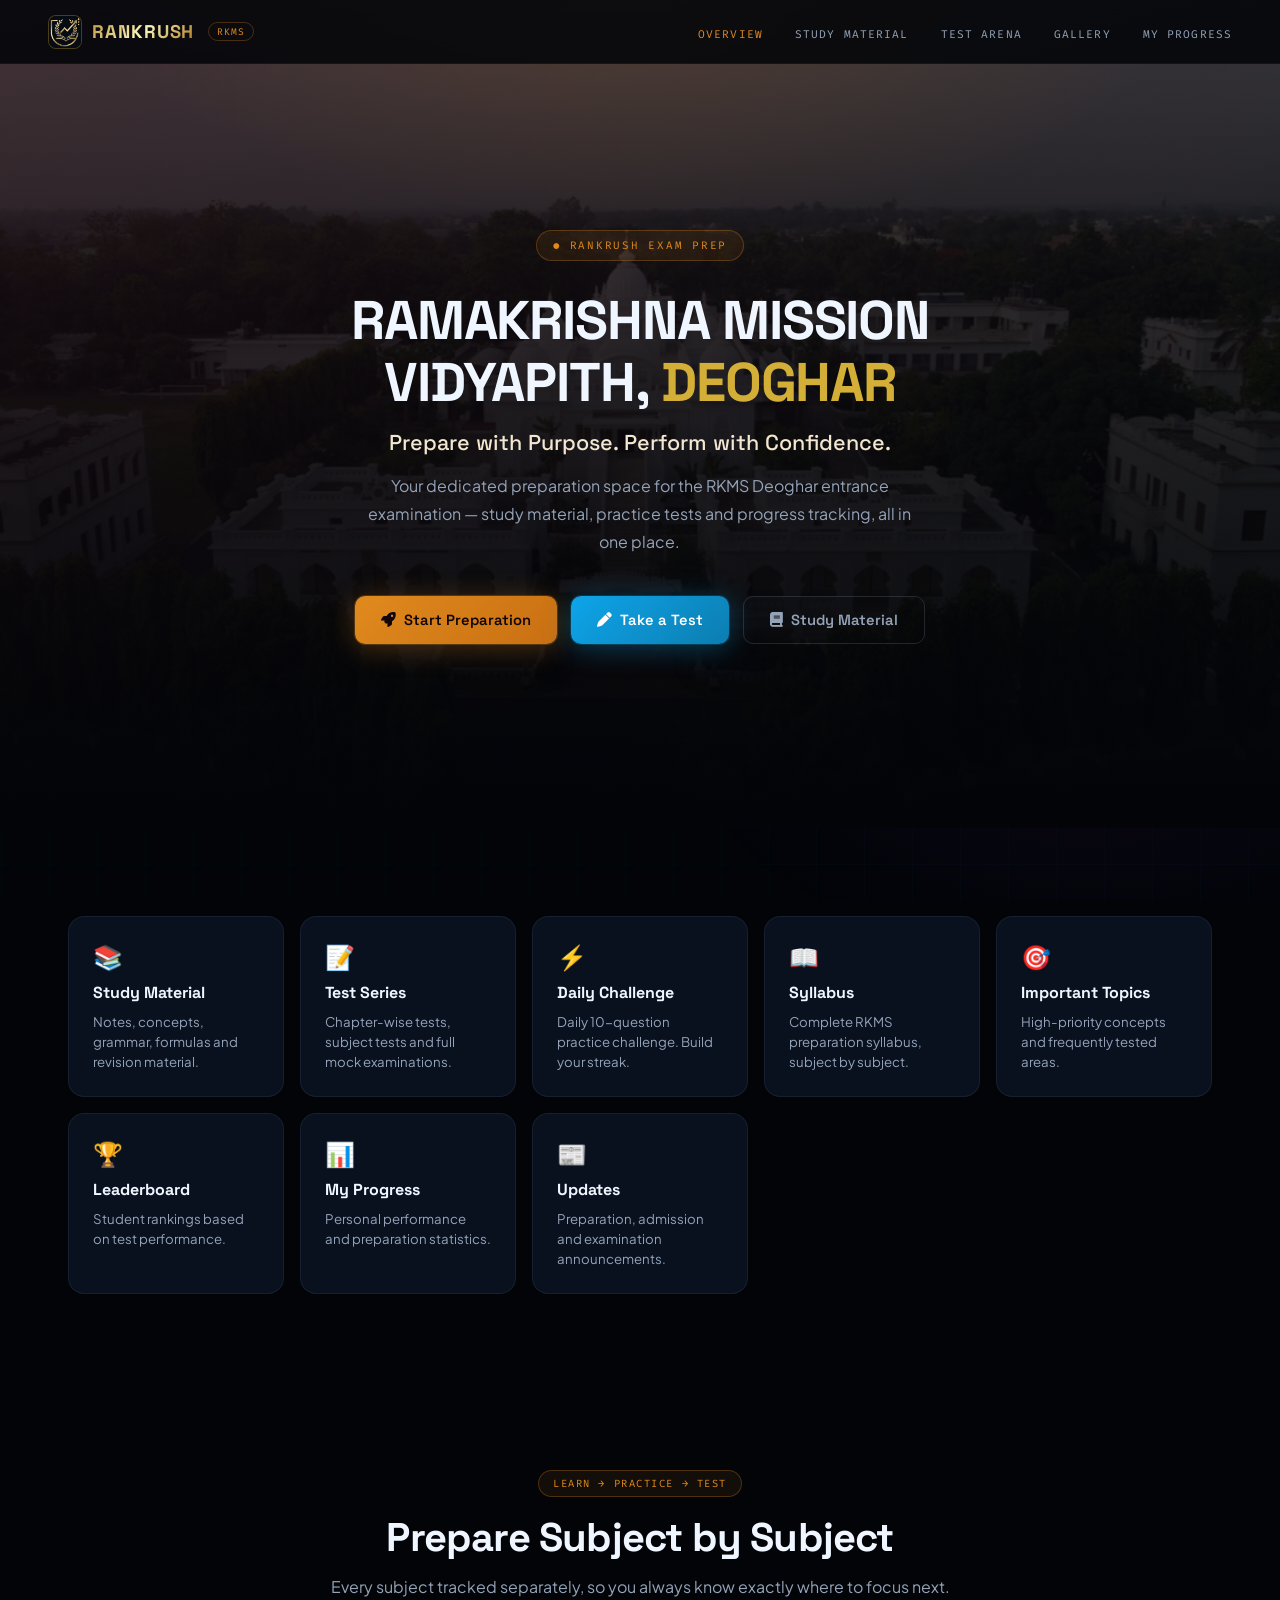
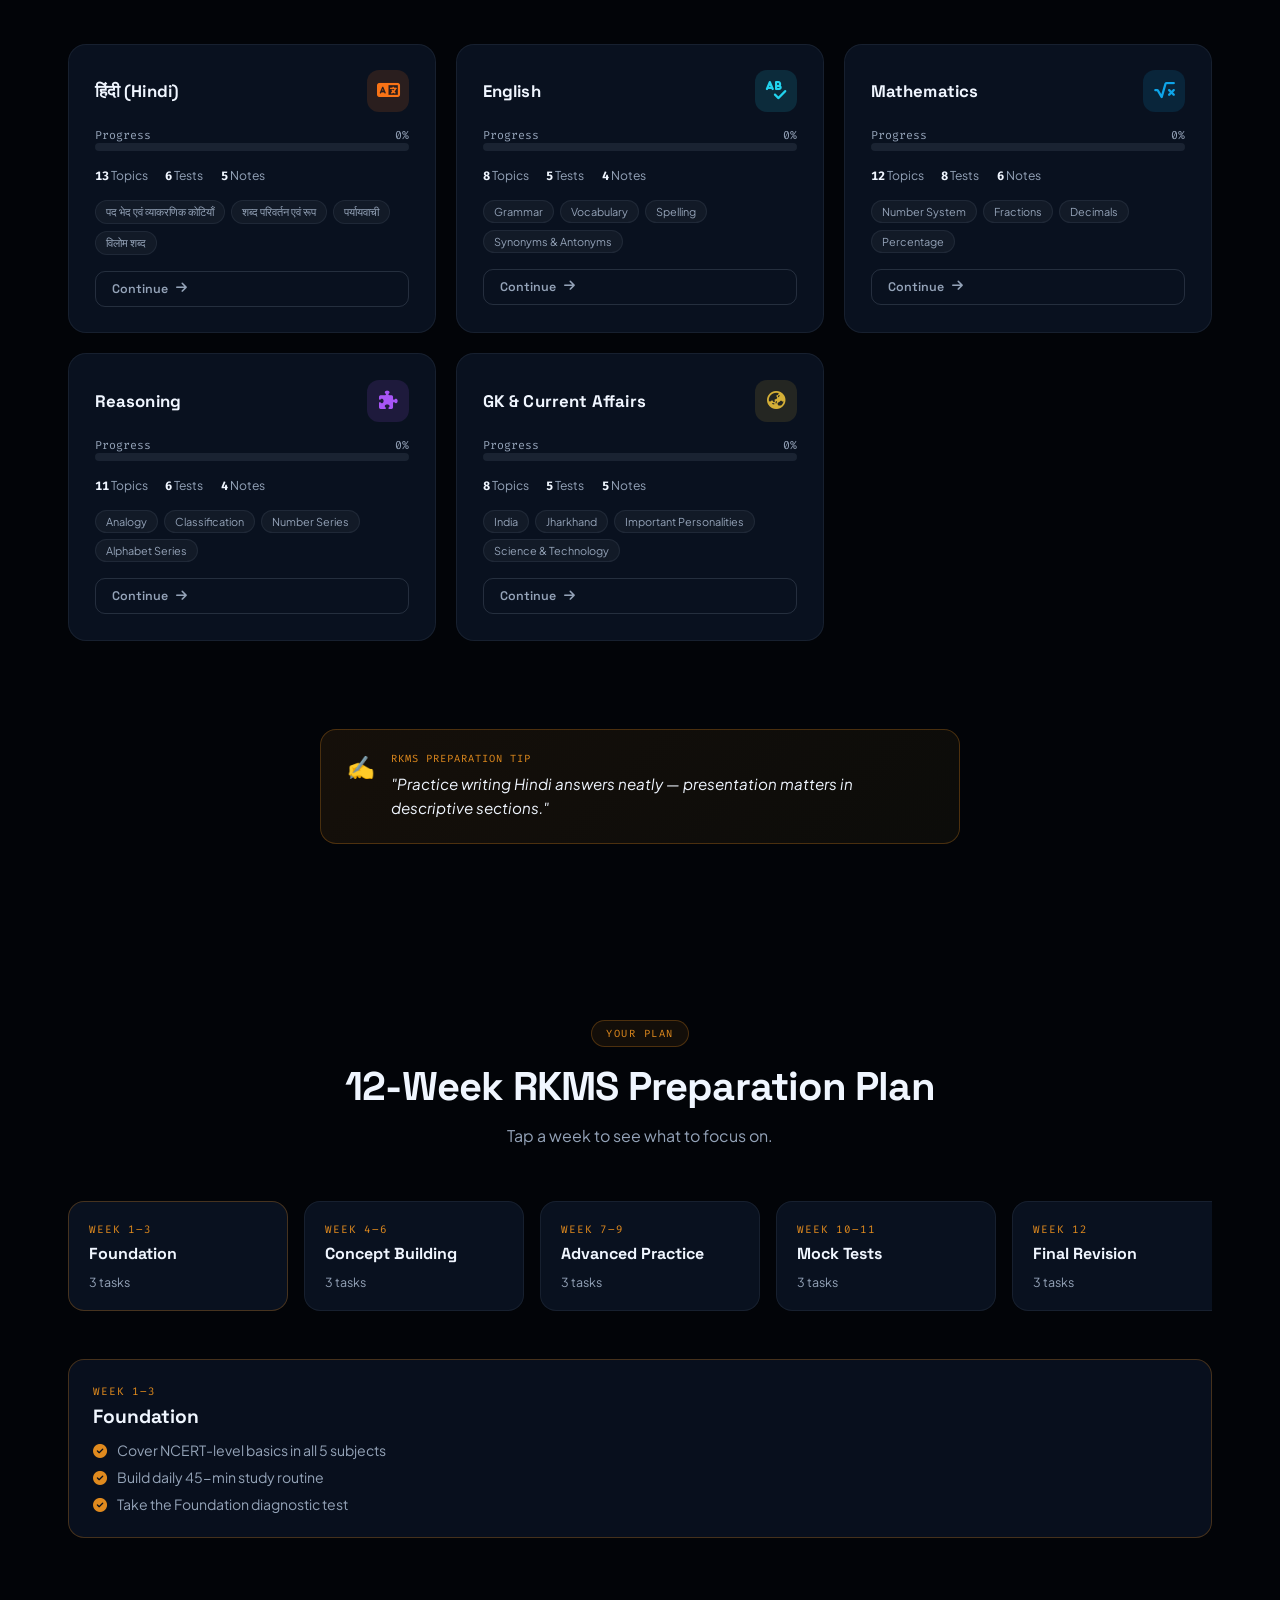
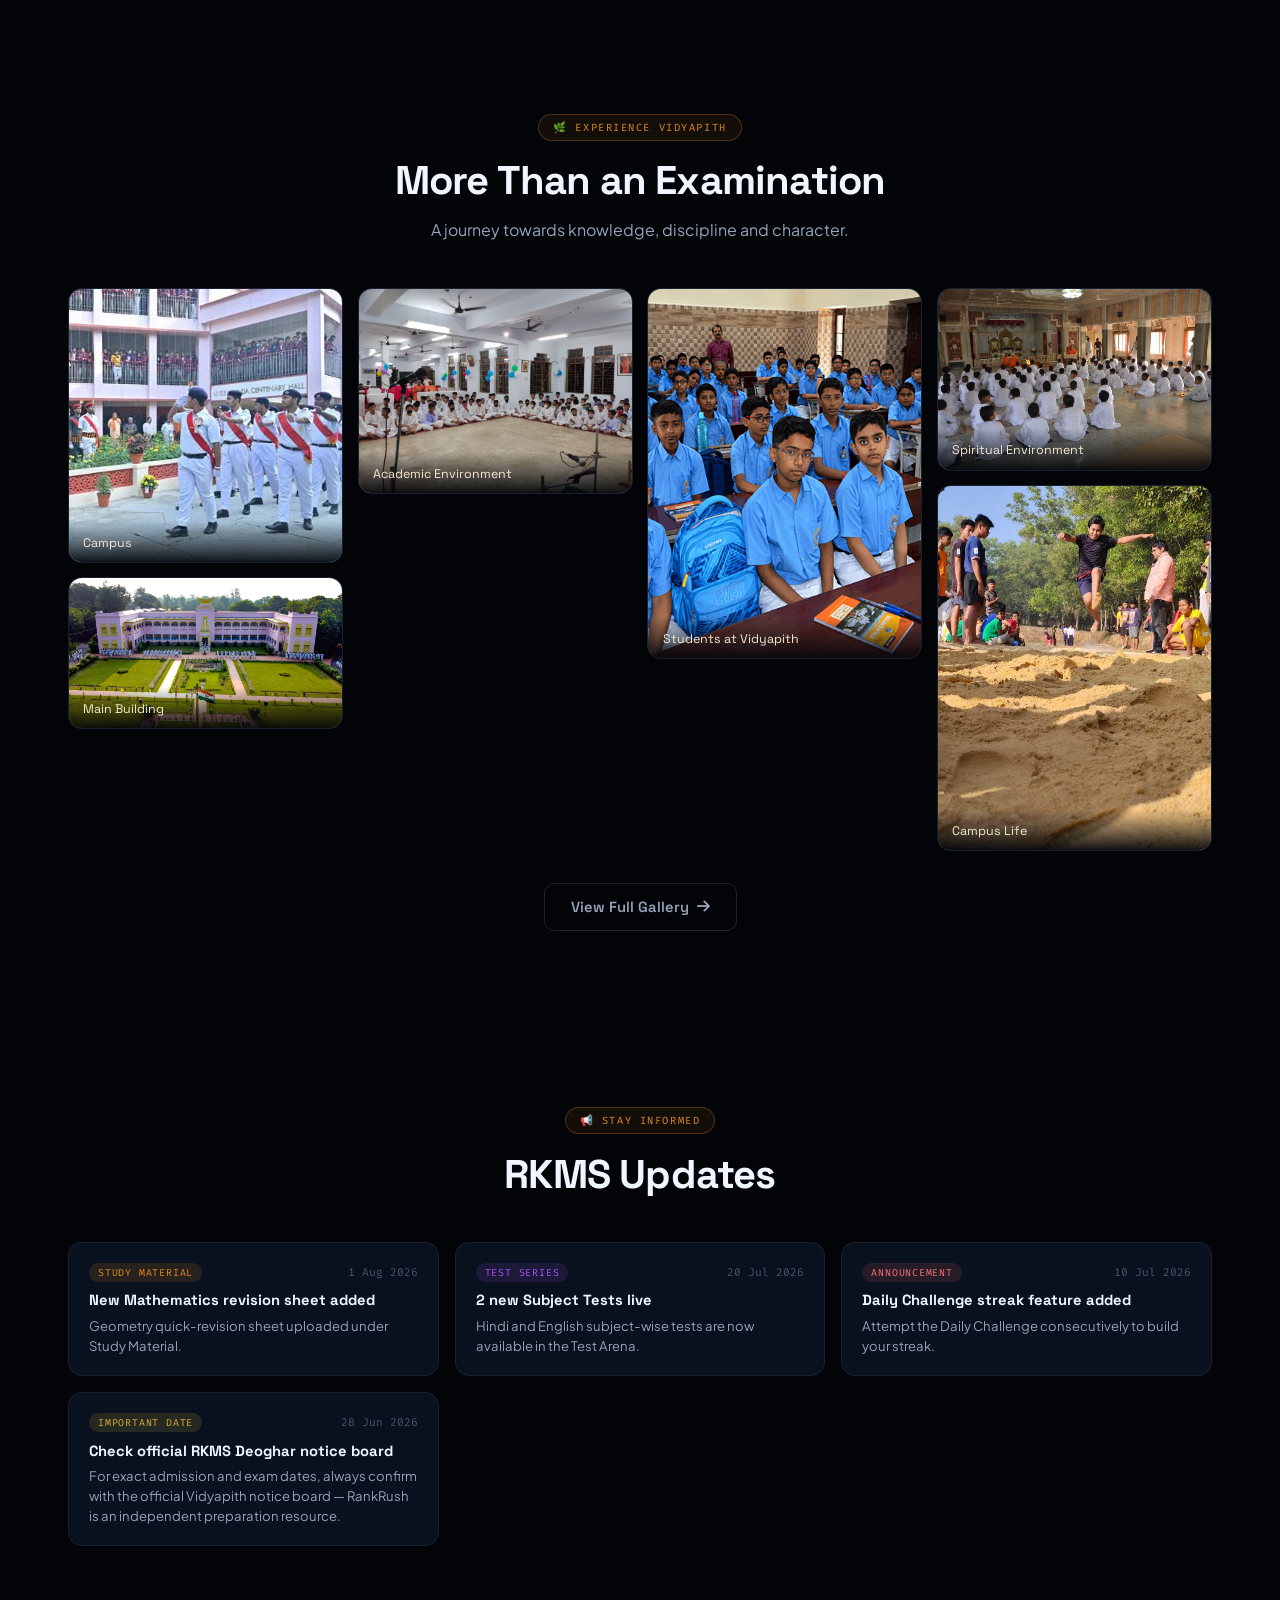
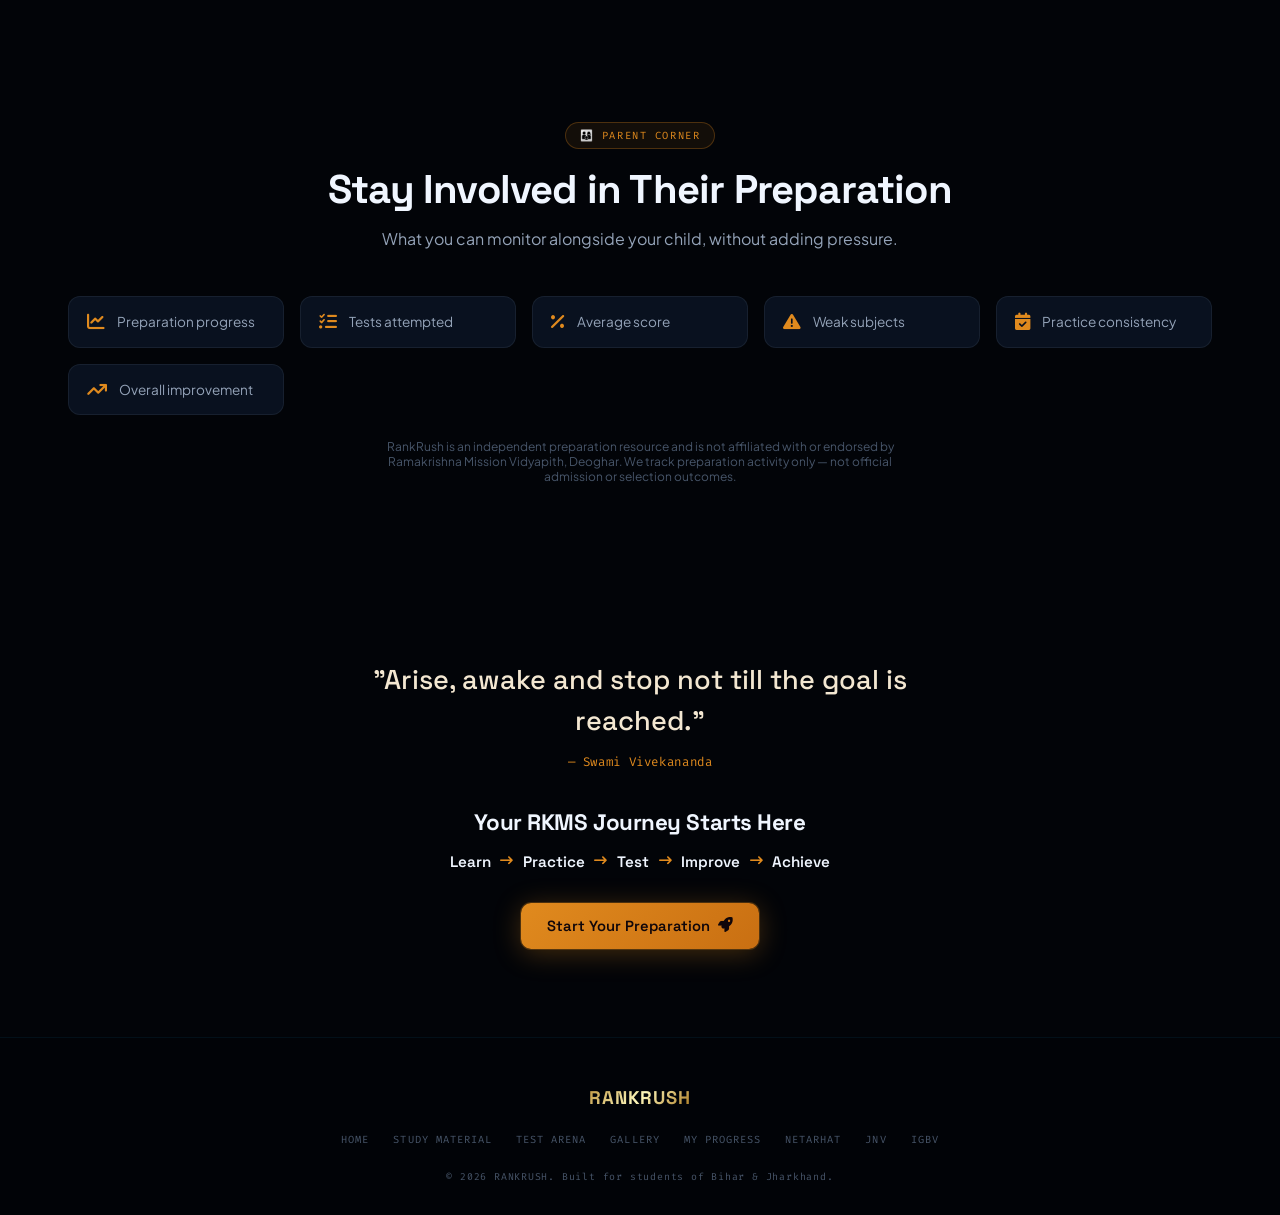
<file: rkms/index.html>
<!DOCTYPE html>
<html lang="en">
<head>
<meta charset="UTF-8">
<meta name="viewport" content="width=device-width, initial-scale=1.0">
<title>RKMS Deoghar Preparation | Study Material, Test Series & Mock Tests | RankRush</title>
<meta name="description" content="Prepare for Ramakrishna Mission Vidyapith Deoghar entrance examination with study materials, practice questions, mock tests, daily challenges and performance tracking on RankRush.">
<meta property="og:title" content="RKMS Deoghar Preparation | RankRush">
<meta property="og:description" content="Your dedicated preparation space for the RKMS Deoghar entrance examination — study material, test series, daily challenges and progress tracking.">
<meta property="og:type" content="website">
<link rel="preconnect" href="https://fonts.googleapis.com">
<link rel="preconnect" href="https://fonts.gstatic.com" crossorigin>
<link href="https://fonts.googleapis.com/css2?family=Plus+Jakarta+Sans:ital,wght@0,300;0,400;0,500;0,600;0,700;0,800;0,900;1,400&family=Space+Grotesk:wght@400;500;600;700&family=Fira+Code:wght@400;500&display=swap" rel="stylesheet">
<link rel="stylesheet" href="https://cdnjs.cloudflare.com/ajax/libs/font-awesome/6.4.0/css/all.min.css">
<link rel="stylesheet" href="../css/rkms.css">
<style>
  * { margin: 0; padding: 0; box-sizing: border-box; }
  html { scroll-behavior: smooth; }
  body { font-family: 'Plus Jakarta Sans', sans-serif; background: var(--bg); color: var(--text-1); -webkit-font-smoothing: antialiased; min-height: 100vh; }
</style>
</head>
<body class="rk">

<div class="rk-ambient"></div>

<!-- ═══════════ NAV ═══════════ -->
<nav class="rr-nav" id="rr-nav">
  <a href="../index.html" class="rr-logo">
    <div class="rr-logo-icon" style="position:relative;overflow:hidden;"><img src="../rankrush.png" alt="RankRush Logo" style="width:100%;height:100%;object-fit:cover;position:absolute;inset:0;z-index:2;background:var(--bg-1);" onerror="this.style.display='none';this.parentElement.textContent='RR';"></div>
    <span class="rr-logo-text">RANKRUSH</span>
    <span class="rk-nav-tag">RKMS</span>
  </a>
  <ul class="rr-nav-links">
    <li><a href="index.html" class="active">Overview</a></li>
    <li><a href="study-material.html">Study Material</a></li>
    <li><a href="tests.html">Test Arena</a></li>
    <li><a href="gallery.html">Gallery</a></li>
    <li><a href="progress.html">My Progress</a></li>
  </ul>
  <button class="rr-hamburger" id="rr-hamburger" aria-label="Menu">
    <span></span><span></span><span></span>
  </button>
</nav>
<div class="rr-mobile-menu" id="rr-mobile-menu">
  <a href="../index.html"><i class="fas fa-house" style="margin-right:8px;color:var(--blue);"></i>RankRush Home</a>
  <a href="index.html"><i class="fas fa-compass" style="margin-right:8px;color:var(--rk-saffron);"></i>Overview</a>
  <a href="study-material.html"><i class="fas fa-book" style="margin-right:8px;color:var(--cyan);"></i>Study Material</a>
  <a href="tests.html"><i class="fas fa-pen" style="margin-right:8px;color:var(--purple);"></i>Test Arena</a>
  <a href="gallery.html"><i class="fas fa-images" style="margin-right:8px;color:var(--gold);"></i>Gallery</a>
  <a href="progress.html"><i class="fas fa-chart-line" style="margin-right:8px;color:var(--green);"></i>My Progress</a>
</div>

<!-- ═══════════ HERO ═══════════ -->
<section class="rk-hero" id="hero">
  <div class="rk-hero-bg" style="--hero-image:url('../assets/rkms/images/rkms-hero.jpg')"></div>
  <div class="rk-hero-content">
    <div class="rk-hero-eyebrow"><span>●</span> RankRush Exam Prep</div>
    <h1 class="rk-hero-title">RAMAKRISHNA MISSION<br>VIDYAPITH, <span class="rk-gold">DEOGHAR</span></h1>
    <div class="rk-hero-subtitle">Prepare with Purpose. Perform with Confidence.</div>
    <p class="rk-hero-text">Your dedicated preparation space for the RKMS Deoghar entrance examination — study material, practice tests and progress tracking, all in one place.</p>
    <div class="rk-hero-ctas">
      <a href="tests.html" class="btn-rk"><i class="fas fa-rocket"></i> Start Preparation</a>
      <a href="tests.html" class="btn-primary"><i class="fas fa-pen"></i> Take a Test</a>
      <a href="study-material.html" class="btn-ghost"><i class="fas fa-book"></i> Study Material</a>
    </div>
  </div>
</section>

<!-- ═══════════ QUICK ACCESS DASHBOARD ═══════════ -->
<section class="rk-section">
  <div class="rk-container">
    <div class="rk-quick-grid">
      <a href="study-material.html" class="rk-quick-card rk-reveal">
        <div class="rk-quick-icon">📚</div>
        <div class="rk-quick-title">Study Material</div>
        <div class="rk-quick-desc">Notes, concepts, grammar, formulas and revision material.</div>
      </a>
      <a href="tests.html" class="rk-quick-card rk-reveal">
        <div class="rk-quick-icon">📝</div>
        <div class="rk-quick-title">Test Series</div>
        <div class="rk-quick-desc">Chapter-wise tests, subject tests and full mock examinations.</div>
      </a>
      <a href="tests.html?mode=daily" class="rk-quick-card rk-reveal">
        <div class="rk-quick-icon">⚡</div>
        <div class="rk-quick-title">Daily Challenge</div>
        <div class="rk-quick-desc">Daily 10-question practice challenge. Build your streak.</div>
      </a>
      <a href="study-material.html#syllabus" class="rk-quick-card rk-reveal">
        <div class="rk-quick-icon">📖</div>
        <div class="rk-quick-title">Syllabus</div>
        <div class="rk-quick-desc">Complete RKMS preparation syllabus, subject by subject.</div>
      </a>
      <a href="study-material.html?type=important" class="rk-quick-card rk-reveal">
        <div class="rk-quick-icon">🎯</div>
        <div class="rk-quick-title">Important Topics</div>
        <div class="rk-quick-desc">High-priority concepts and frequently tested areas.</div>
      </a>
      <a href="tests.html#leaderboard" class="rk-quick-card rk-reveal">
        <div class="rk-quick-icon">🏆</div>
        <div class="rk-quick-title">Leaderboard</div>
        <div class="rk-quick-desc">Student rankings based on test performance.</div>
      </a>
      <a href="progress.html" class="rk-quick-card rk-reveal">
        <div class="rk-quick-icon">📊</div>
        <div class="rk-quick-title">My Progress</div>
        <div class="rk-quick-desc">Personal performance and preparation statistics.</div>
      </a>
      <a href="#updates" class="rk-quick-card rk-reveal">
        <div class="rk-quick-icon">📰</div>
        <div class="rk-quick-title">Updates</div>
        <div class="rk-quick-desc">Preparation, admission and examination announcements.</div>
      </a>
    </div>
  </div>
</section>

<!-- ═══════════ SUBJECT PREPARATION ═══════════ -->
<section class="rk-section" id="subjects">
  <div class="rk-container">
    <div class="rk-section-head rk-reveal">
      <div class="rk-eyebrow">Learn → Practice → Test</div>
      <h2 class="rk-section-title">Prepare Subject by Subject</h2>
      <p class="rk-section-sub">Every subject tracked separately, so you always know exactly where to focus next.</p>
    </div>
    <div class="rk-subject-grid" id="rkSubjectGrid"></div>
  </div>
</section>

<!-- ═══════════ TIP OF THE DAY ═══════════ -->
<section class="rk-section" style="padding-top:0;">
  <div class="rk-container">
    <div class="rk-tip-card rk-reveal" id="rkTipCard"></div>
  </div>
</section>

<!-- ═══════════ ROADMAP ═══════════ -->
<section class="rk-section" id="roadmap">
  <div class="rk-container">
    <div class="rk-section-head rk-reveal">
      <div class="rk-eyebrow">Your Plan</div>
      <h2 class="rk-section-title">12-Week RKMS Preparation Plan</h2>
      <p class="rk-section-sub">Tap a week to see what to focus on.</p>
    </div>
    <div class="rk-roadmap" id="rkRoadmapList"></div>
    <div class="rk-week-detail" id="rkRoadmapDetail"></div>
  </div>
</section>

<!-- ═══════════ PHOTO EXPERIENCE ═══════════ -->
<section class="rk-section" id="gallery-preview">
  <div class="rk-container">
    <div class="rk-section-head rk-reveal">
      <div class="rk-eyebrow">🌿 Experience Vidyapith</div>
      <h2 class="rk-section-title">More Than an Examination</h2>
      <p class="rk-section-sub">A journey towards knowledge, discipline and character.</p>
    </div>
    <div class="rk-gallery-grid" id="rkGalleryPreview"></div>
    <div style="text-align:center;margin-top:2rem;">
      <a href="gallery.html" class="btn-ghost">View Full Gallery <i class="fas fa-arrow-right"></i></a>
    </div>
  </div>
</section>

<!-- ═══════════ UPDATES ═══════════ -->
<section class="rk-section" id="updates">
  <div class="rk-container">
    <div class="rk-section-head rk-reveal">
      <div class="rk-eyebrow">📢 Stay Informed</div>
      <h2 class="rk-section-title">RKMS Updates</h2>
    </div>
    <div class="rk-updates-grid" id="rkUpdatesGrid"></div>
  </div>
</section>

<!-- ═══════════ PARENT CORNER ═══════════ -->
<section class="rk-section" id="parents">
  <div class="rk-container">
    <div class="rk-section-head rk-reveal">
      <div class="rk-eyebrow">👨‍👩‍👦 Parent Corner</div>
      <h2 class="rk-section-title">Stay Involved in Their Preparation</h2>
      <p class="rk-section-sub">What you can monitor alongside your child, without adding pressure.</p>
    </div>
    <div class="rk-parent-grid rk-reveal">
      <div class="rk-parent-item"><i class="fas fa-chart-line"></i> Preparation progress</div>
      <div class="rk-parent-item"><i class="fas fa-list-check"></i> Tests attempted</div>
      <div class="rk-parent-item"><i class="fas fa-percent"></i> Average score</div>
      <div class="rk-parent-item"><i class="fas fa-triangle-exclamation"></i> Weak subjects</div>
      <div class="rk-parent-item"><i class="fas fa-calendar-check"></i> Practice consistency</div>
      <div class="rk-parent-item"><i class="fas fa-arrow-trend-up"></i> Overall improvement</div>
    </div>
    <p style="text-align:center;color:var(--text-3);font-size:0.75rem;margin-top:1.5rem;max-width:560px;margin-left:auto;margin-right:auto;">
      RankRush is an independent preparation resource and is not affiliated with or endorsed by Ramakrishna Mission Vidyapith, Deoghar. We track preparation activity only — not official admission or selection outcomes.
    </p>
  </div>
</section>

<!-- ═══════════ MOTIVATIONAL ═══════════ -->
<section class="rk-section" id="motivate">
  <div class="rk-container rk-motivate rk-reveal">
    <div class="rk-motivate-quote">"Arise, awake and stop not till the goal is reached."</div>
    <div class="rk-motivate-attr">— Swami Vivekananda</div>
    <h2 class="rk-section-title" style="font-size:1.4rem;">Your RKMS Journey Starts Here</h2>
    <div class="rk-flow" style="margin-top:1rem;">
      <span class="step">Learn</span><i class="fas fa-arrow-right-long"></i>
      <span class="step">Practice</span><i class="fas fa-arrow-right-long"></i>
      <span class="step">Test</span><i class="fas fa-arrow-right-long"></i>
      <span class="step">Improve</span><i class="fas fa-arrow-right-long"></i>
      <span class="step">Achieve</span>
    </div>
    <a href="tests.html" class="btn-rk">Start Your Preparation <i class="fas fa-rocket"></i></a>
  </div>
</section>

<!-- ═══════════ FOOTER ═══════════ -->
<footer class="rr-footer">
  <div class="rr-footer-inner">
    <div class="rr-footer-brand">RANKRUSH</div>
    <div class="rr-footer-links">
      <a href="../index.html">Home</a>
      <a href="study-material.html">Study Material</a>
      <a href="tests.html">Test Arena</a>
      <a href="gallery.html">Gallery</a>
      <a href="progress.html">My Progress</a>
      <a href="../netarhat.html">Netarhat</a>
      <a href="../jnvst.html">JNV</a>
      <a href="../igbv.html">IGBV</a>
    </div>
    <div class="rr-footer-copy">© 2026 RANKRUSH. Built for students of Bihar & Jharkhand.</div>
  </div>
</footer>

<script src="../js/rkms-data.js"></script>
<script src="../js/rkms-common.js"></script>
<script>
  rkRenderSubjectCards('rkSubjectGrid');
  rkInitTipOfDay('rkTipCard');
  rkRenderRoadmap('rkRoadmapList', 'rkRoadmapDetail');
  rkRenderUpdates('rkUpdatesGrid', 4);

  // Small preview grid: first 6 gallery images, no tabs/lightbox needed here
  (function renderPreview() {
    const el = document.getElementById('rkGalleryPreview');
    el.innerHTML = RKMS_GALLERY.slice(0, 6).map(g => `
      <div class="rk-gallery-item rk-reveal">
        <img src="${g.src}" alt="${g.alt}" loading="lazy">
        <div class="rk-gallery-caption">${g.caption}</div>
      </div>`).join('');
    rkInitScrollReveal();
  })();
</script>
</body>
</html>
</file>
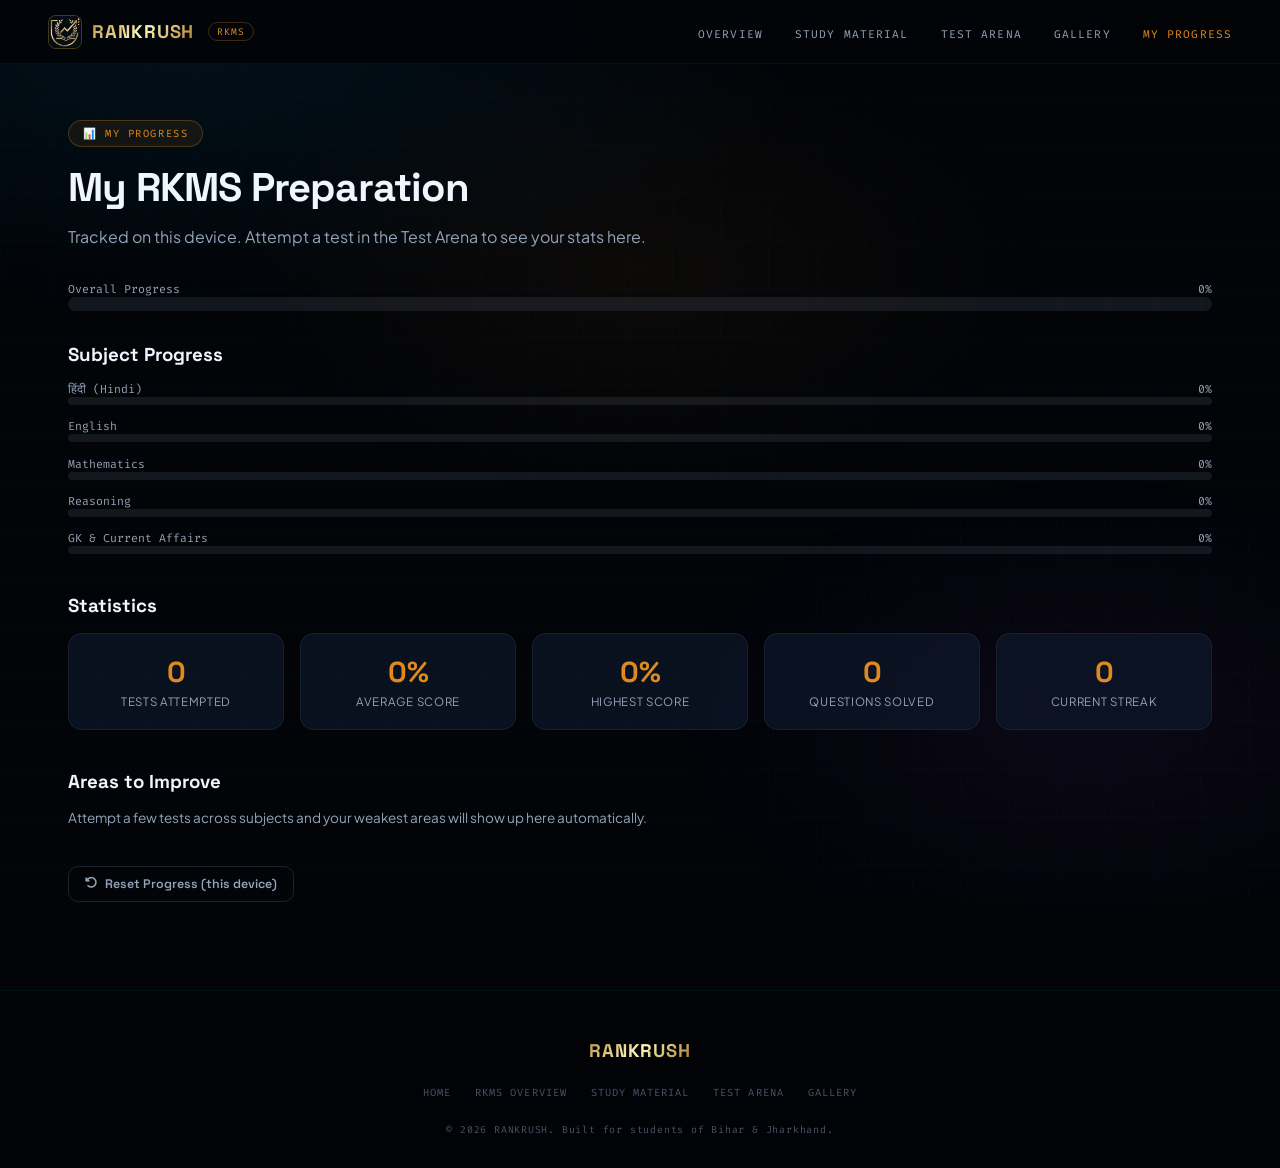
<file: rkms/progress.html>
<!DOCTYPE html>
<html lang="en">
<head>
<meta charset="UTF-8">
<meta name="viewport" content="width=device-width, initial-scale=1.0">
<title>My RKMS Preparation | Progress Dashboard | RankRush</title>
<meta name="description" content="Track your RKMS Deoghar preparation — overall progress, subject-wise scores, tests attempted and weak areas to focus on.">
<link rel="preconnect" href="https://fonts.googleapis.com">
<link rel="preconnect" href="https://fonts.gstatic.com" crossorigin>
<link href="https://fonts.googleapis.com/css2?family=Plus+Jakarta+Sans:ital,wght@0,300;0,400;0,500;0,600;0,700;0,800;0,900;1,400&family=Space+Grotesk:wght@400;500;600;700&family=Fira+Code:wght@400;500&display=swap" rel="stylesheet">
<link rel="stylesheet" href="https://cdnjs.cloudflare.com/ajax/libs/font-awesome/6.4.0/css/all.min.css">
<link rel="stylesheet" href="../css/rkms.css">
<style>
  * { margin: 0; padding: 0; box-sizing: border-box; }
  html { scroll-behavior: smooth; }
  body { font-family: 'Plus Jakarta Sans', sans-serif; background: var(--bg); color: var(--text-1); -webkit-font-smoothing: antialiased; min-height: 100vh; }
</style>
</head>
<body class="rk">
<div class="rk-ambient"></div>

<nav class="rr-nav" id="rr-nav">
  <a href="../index.html" class="rr-logo"><div class="rr-logo-icon" style="position:relative;overflow:hidden;"><img src="../rankrush.png" alt="RankRush Logo" style="width:100%;height:100%;object-fit:cover;position:absolute;inset:0;z-index:2;background:var(--bg-1);" onerror="this.style.display=\x27none\x27;this.parentElement.textContent=\x27RR\x27;"></div><span class="rr-logo-text">RANKRUSH</span><span class="rk-nav-tag">RKMS</span></a>
  <ul class="rr-nav-links">
    <li><a href="index.html">Overview</a></li>
    <li><a href="study-material.html">Study Material</a></li>
    <li><a href="tests.html">Test Arena</a></li>
    <li><a href="gallery.html">Gallery</a></li>
    <li><a href="progress.html" class="active">My Progress</a></li>
  </ul>
  <button class="rr-hamburger" id="rr-hamburger" aria-label="Menu"><span></span><span></span><span></span></button>
</nav>
<div class="rr-mobile-menu" id="rr-mobile-menu">
  <a href="../index.html"><i class="fas fa-house" style="margin-right:8px;color:var(--blue);"></i>RankRush Home</a>
  <a href="index.html"><i class="fas fa-compass" style="margin-right:8px;color:var(--rk-saffron);"></i>Overview</a>
  <a href="study-material.html"><i class="fas fa-book" style="margin-right:8px;color:var(--cyan);"></i>Study Material</a>
  <a href="tests.html"><i class="fas fa-pen" style="margin-right:8px;color:var(--purple);"></i>Test Arena</a>
  <a href="gallery.html"><i class="fas fa-images" style="margin-right:8px;color:var(--gold);"></i>Gallery</a>
  <a href="progress.html"><i class="fas fa-chart-line" style="margin-right:8px;color:var(--green);"></i>My Progress</a>
</div>

<section class="rk-section" style="padding-top:120px;">
  <div class="rk-container">
    <div class="rk-section-head rk-reveal" style="margin-bottom:2rem;text-align:left;max-width:100%;">
      <div class="rk-eyebrow">📊 My Progress</div>
      <h1 class="rk-section-title">My RKMS Preparation</h1>
      <p class="rk-section-sub" id="rkProgressNote">Tracked on this device. Attempt a test to see your stats here.</p>
    </div>

    <div style="margin-bottom:2rem;">
      <div class="rk-progress-row"><span>Overall Progress</span><span id="rkOverallPct">0%</span></div>
      <div class="rk-progress-track" style="height:14px;"><div class="rk-progress-fill" id="rkOverallFill" style="width:0%"></div></div>
    </div>

    <h3 style="font-family:'Space Grotesk',sans-serif;margin-bottom:1rem;">Subject Progress</h3>
    <div id="rkSubjectProgress" style="margin-bottom:2.5rem;"></div>

    <h3 style="font-family:'Space Grotesk',sans-serif;margin-bottom:1rem;">Statistics</h3>
    <div class="rk-stat-grid" id="rkStatGrid" style="margin-bottom:2.5rem;"></div>

    <h3 style="font-family:'Space Grotesk',sans-serif;margin-bottom:1rem;">Areas to Improve</h3>
    <div id="rkWeakAreas" style="margin-bottom:2.5rem;display:grid;gap:0.8rem;"></div>

    <button class="btn-ghost btn-sm" onclick="rkHandleReset()"><i class="fas fa-rotate-left"></i> Reset Progress (this device)</button>
    <!-- <p style="font-size:0.7rem;color:var(--text-3);margin-top:1.5rem;max-width:600px;">
      RankRush doesn't yet have user accounts, so this dashboard is saved locally on this device/browser only.
      The data shape mirrors what a future logged-in profile API would return, so this page is ready to
      connect to real accounts later without a redesign — see comments in <code>js/rkms-common.js</code>.
    </p> -->
  </div>
</section>

<footer class="rr-footer">
  <div class="rr-footer-inner">
    <div class="rr-footer-brand">RANKRUSH</div>
    <div class="rr-footer-links">
      <a href="../index.html">Home</a><a href="index.html">RKMS Overview</a><a href="study-material.html">Study Material</a><a href="tests.html">Test Arena</a><a href="gallery.html">Gallery</a>
    </div>
    <div class="rr-footer-copy">© 2026 RANKRUSH. Built for students of Bihar & Jharkhand.</div>
  </div>
</footer>

<script src="../js/rkms-data.js"></script>
<script src="../js/rkms-common.js"></script>
<script>
function paintProgressDashboard() {
  const p = rkGetProgress();

  document.getElementById('rkOverallPct').textContent = `${p.totalScorePct}%`;
  document.getElementById('rkOverallFill').style.width = `${p.totalScorePct}%`;
  document.getElementById('rkProgressNote').textContent = p.testsAttempted
    ? `${p.testsAttempted} test(s) attempted on this device · ${p.streak > 0 ? `🔥 ${p.streak} day streak` : 'no active streak yet'}`
    : 'Tracked on this device. Attempt a test in the Test Arena to see your stats here.';

  document.getElementById('rkSubjectProgress').innerHTML = RKMS_SUBJECTS.map(s => {
    const stat = p.subjects[s.id] || { attempted: 0, totalScorePct: 0 };
    return `
    <div style="margin-bottom:0.9rem;">
      <div class="rk-progress-row"><span>${s.name}</span><span>${stat.totalScorePct}%</span></div>
      <div class="rk-progress-track"><div class="rk-progress-fill" style="width:${stat.totalScorePct}%;background:linear-gradient(90deg, ${s.color}, var(--gold));"></div></div>
    </div>`;
  }).join('');

  document.getElementById('rkStatGrid').innerHTML = `
    <div class="rk-stat-card"><div class="rk-stat-num">${p.testsAttempted}</div><div class="rk-stat-label">Tests Attempted</div></div>
    <div class="rk-stat-card"><div class="rk-stat-num">${p.totalScorePct}%</div><div class="rk-stat-label">Average Score</div></div>
    <div class="rk-stat-card"><div class="rk-stat-num">${p.highestScorePct}%</div><div class="rk-stat-label">Highest Score</div></div>
    <div class="rk-stat-card"><div class="rk-stat-num">${p.questionsSolved}</div><div class="rk-stat-label">Questions Solved</div></div>
    <div class="rk-stat-card"><div class="rk-stat-num">${p.streak}</div><div class="rk-stat-label">Current Streak</div></div>`;

  // Weakest subject (lowest score among attempted subjects)
  const weakEl = document.getElementById('rkWeakAreas');
  const attemptedSubjects = Object.entries(p.subjects).filter(([, s]) => s.attempted > 0);
  if (!attemptedSubjects.length) {
    weakEl.innerHTML = `<p style="color:var(--text-2);font-size:0.85rem;">Attempt a few tests across subjects and your weakest areas will show up here automatically.</p>`;
    return;
  }
  attemptedSubjects.sort((a, b) => a[1].totalScorePct - b[1].totalScorePct);
  const [weakId, weakStat] = attemptedSubjects[0];
  const weakSubject = RKMS_SUBJECTS.find(s => s.id === weakId);
  weakEl.innerHTML = `
    <div class="rk-weak-card">
      <div class="rk-weak-left">
        <i class="fas fa-triangle-exclamation"></i>
        <div>
          <b>${weakSubject ? weakSubject.name : weakId}</b>
          <div style="font-size:0.78rem;color:var(--text-2);">Accuracy: ${weakStat.totalScorePct}%</div>
        </div>
      </div>
      <a class="btn-ghost btn-sm" href="tests.html?subject=${weakId}">Practice Now <i class="fas fa-arrow-right"></i></a>
    </div>`;
}

function rkHandleReset() {
  if (confirm('Reset all locally saved RKMS progress on this device? This cannot be undone.')) {
    rkResetProgress();
    paintProgressDashboard();
  }
}

paintProgressDashboard();
</script>
</body>
</html>
</file>
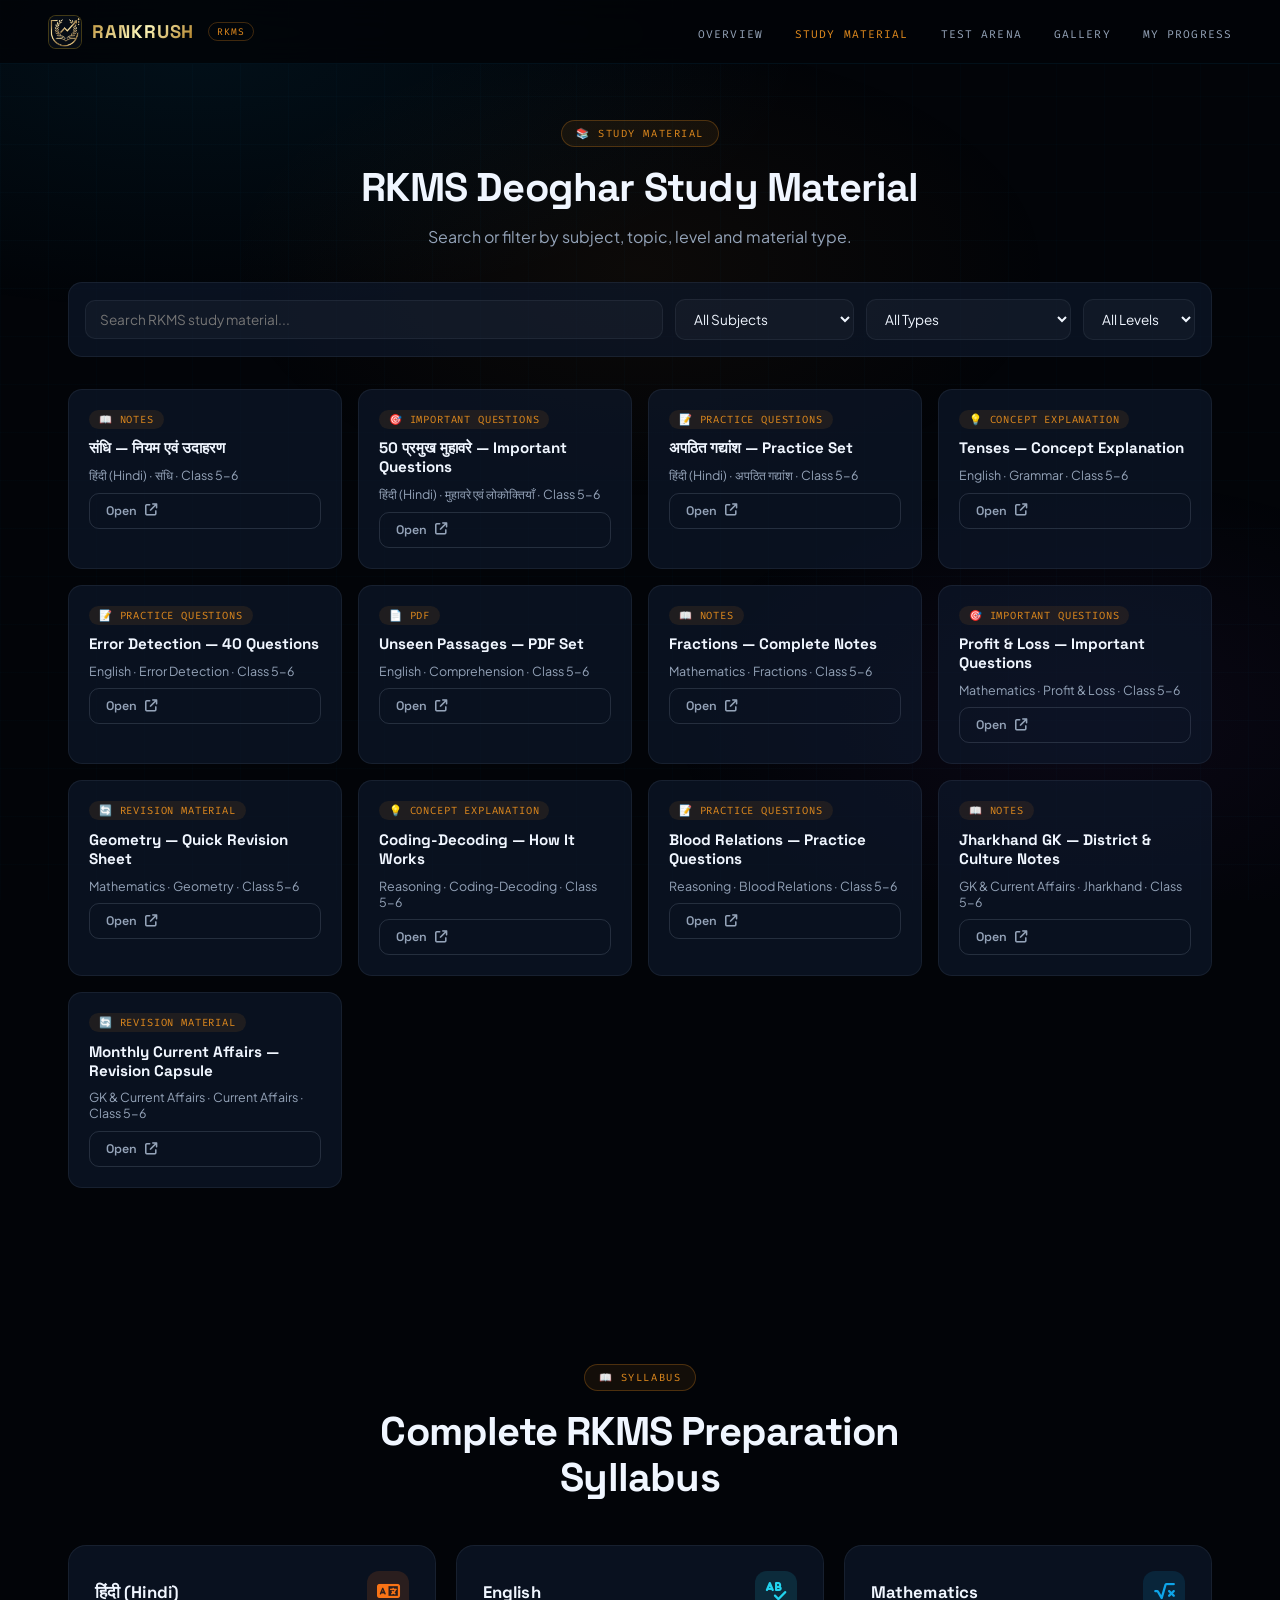
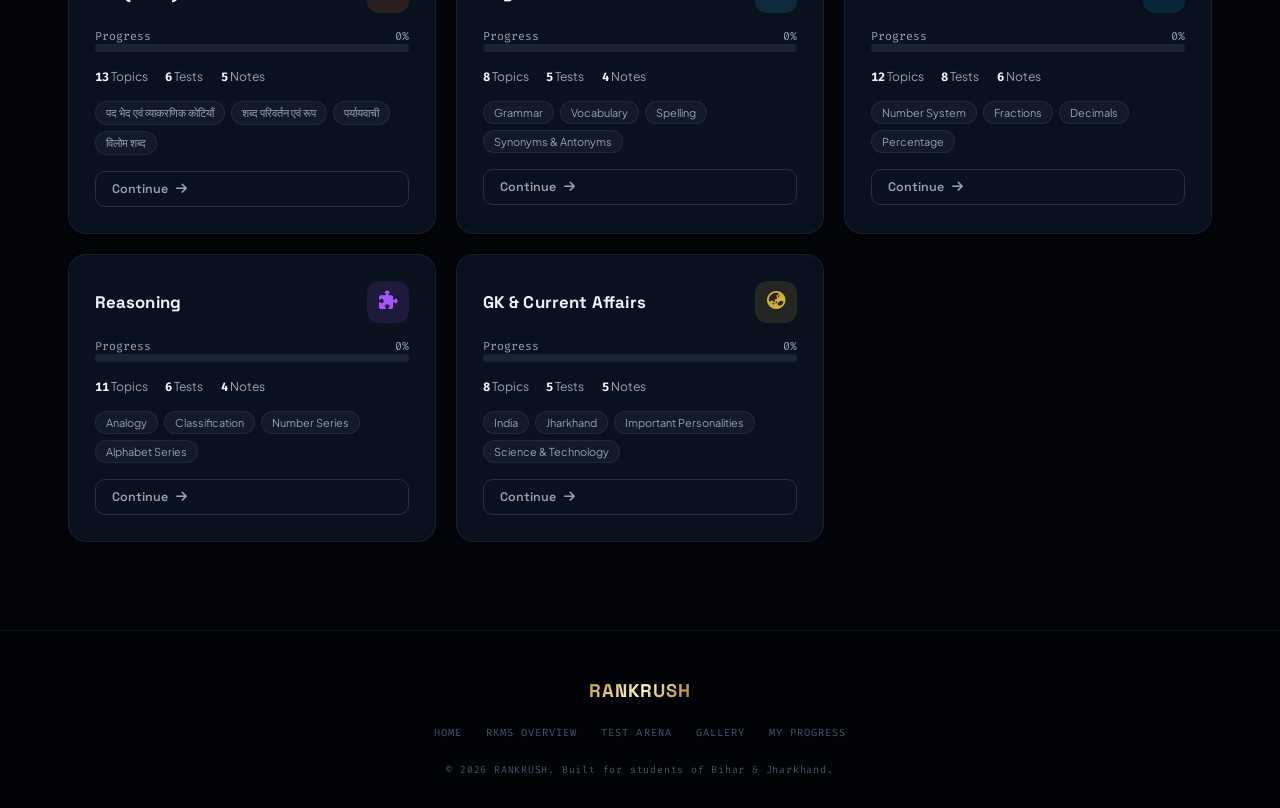
<file: rkms/study-material.html>
<!DOCTYPE html>
<html lang="en">
<head>
<meta charset="UTF-8">
<meta name="viewport" content="width=device-width, initial-scale=1.0">
<title>RKMS Deoghar Study Material | Notes, PDFs & Practice Questions | RankRush</title>
<meta name="description" content="Browse RKMS Deoghar study material by subject, topic, level and type — notes, concept explanations, PDFs, practice and revision material.">
<link rel="preconnect" href="https://fonts.googleapis.com">
<link rel="preconnect" href="https://fonts.gstatic.com" crossorigin>
<link href="https://fonts.googleapis.com/css2?family=Plus+Jakarta+Sans:ital,wght@0,300;0,400;0,500;0,600;0,700;0,800;0,900;1,400&family=Space+Grotesk:wght@400;500;600;700&family=Fira+Code:wght@400;500&display=swap" rel="stylesheet">
<link rel="stylesheet" href="https://cdnjs.cloudflare.com/ajax/libs/font-awesome/6.4.0/css/all.min.css">
<link rel="stylesheet" href="../css/rkms.css">
<style>
  * { margin: 0; padding: 0; box-sizing: border-box; }
  html { scroll-behavior: smooth; }
  body { font-family: 'Plus Jakarta Sans', sans-serif; background: var(--bg); color: var(--text-1); -webkit-font-smoothing: antialiased; min-height: 100vh; }
</style>
</head>
<body class="rk">
<div class="rk-ambient"></div>

<nav class="rr-nav" id="rr-nav">
  <a href="../index.html" class="rr-logo">
    <div class="rr-logo-icon" style="position:relative;overflow:hidden;"><img src="../rankrush.png" alt="RankRush Logo" style="width:100%;height:100%;object-fit:cover;position:absolute;inset:0;z-index:2;background:var(--bg-1);" onerror="this.style.display='none';this.parentElement.textContent='RR';"></div><span class="rr-logo-text">RANKRUSH</span><span class="rk-nav-tag">RKMS</span>
  </a>
  <ul class="rr-nav-links">
    <li><a href="index.html">Overview</a></li>
    <li><a href="study-material.html" class="active">Study Material</a></li>
    <li><a href="tests.html">Test Arena</a></li>
    <li><a href="gallery.html">Gallery</a></li>
    <li><a href="progress.html">My Progress</a></li>
  </ul>
  <button class="rr-hamburger" id="rr-hamburger" aria-label="Menu"><span></span><span></span><span></span></button>
</nav>
<div class="rr-mobile-menu" id="rr-mobile-menu">
  <a href="../index.html"><i class="fas fa-house" style="margin-right:8px;color:var(--blue);"></i>RankRush Home</a>
  <a href="index.html"><i class="fas fa-compass" style="margin-right:8px;color:var(--rk-saffron);"></i>Overview</a>
  <a href="study-material.html"><i class="fas fa-book" style="margin-right:8px;color:var(--cyan);"></i>Study Material</a>
  <a href="tests.html"><i class="fas fa-pen" style="margin-right:8px;color:var(--purple);"></i>Test Arena</a>
  <a href="gallery.html"><i class="fas fa-images" style="margin-right:8px;color:var(--gold);"></i>Gallery</a>
  <a href="progress.html"><i class="fas fa-chart-line" style="margin-right:8px;color:var(--green);"></i>My Progress</a>
</div>

<section class="rk-section" style="padding-top:120px;">
  <div class="rk-container">
    <div class="rk-section-head rk-reveal" style="margin-bottom:2rem;">
      <div class="rk-eyebrow">📚 Study Material</div>
      <h1 class="rk-section-title">RKMS Deoghar Study Material</h1>
      <p class="rk-section-sub">Search or filter by subject, topic, level and material type.</p>
    </div>

    <div class="rk-filter-bar rk-reveal">
      <input type="text" id="rkSearch" class="rk-search-input" placeholder="Search RKMS study material...">
      <select id="rkFilterSubject" class="rk-select">
        <option value="">All Subjects</option>
      </select>
      <select id="rkFilterType" class="rk-select">
        <option value="">All Types</option>
      </select>
      <select id="rkFilterLevel" class="rk-select">
        <option value="">All Levels</option>
      </select>
    </div>

    <div id="rkMaterialResults" class="rk-material-grid"></div>
    <div id="rkMaterialEmpty" class="rk-empty-state" style="display:none;">
      <i class="fas fa-magnifying-glass" style="font-size:1.6rem;color:var(--text-3);margin-bottom:0.75rem;display:block;"></i>
      No material matches your filters yet. Try clearing a filter, or check back soon — new material is added regularly.
    </div>
  </div>
</section>

<!-- ═══════════ SYLLABUS (quick reference) ═══════════ -->
<section class="rk-section" id="syllabus">
  <div class="rk-container">
    <div class="rk-section-head rk-reveal">
      <div class="rk-eyebrow">📖 Syllabus</div>
      <h2 class="rk-section-title">Complete RKMS Preparation Syllabus</h2>
    </div>
    <div class="rk-subject-grid" id="rkSyllabusGrid"></div>
  </div>
</section>

<footer class="rr-footer">
  <div class="rr-footer-inner">
    <div class="rr-footer-brand">RANKRUSH</div>
    <div class="rr-footer-links">
      <a href="../index.html">Home</a>
      <a href="index.html">RKMS Overview</a>
      <a href="tests.html">Test Arena</a>
      <a href="gallery.html">Gallery</a>
      <a href="progress.html">My Progress</a>
    </div>
    <div class="rr-footer-copy">© 2026 RANKRUSH. Built for students of Bihar & Jharkhand.</div>
  </div>
</footer>

<script src="../js/rkms-data.js"></script>
<script src="../js/rkms-common.js"></script>
<script>
  // Populate filter dropdowns from data
  const subjSel = document.getElementById('rkFilterSubject');
  const typeSel = document.getElementById('rkFilterType');
  const levelSel = document.getElementById('rkFilterLevel');

  RKMS_SUBJECTS.forEach(s => subjSel.insertAdjacentHTML('beforeend', `<option value="${s.id}">${s.name}</option>`));
  Object.entries(RKMS_MATERIAL_TYPE_LABELS).forEach(([key, label]) => typeSel.insertAdjacentHTML('beforeend', `<option value="${key}">${label}</option>`));
  [...new Set(RKMS_STUDY_MATERIALS.map(m => m.level))].forEach(l => levelSel.insertAdjacentHTML('beforeend', `<option value="${l}">${l}</option>`));

  // Pre-fill from URL query (?type=important etc.)
  const params = new URLSearchParams(location.search);
  if (params.get('type')) typeSel.value = params.get('type');
  if (params.get('subject')) subjSel.value = params.get('subject');

  function renderMaterials() {
    const q = document.getElementById('rkSearch').value.trim().toLowerCase();
    const subject = subjSel.value, type = typeSel.value, level = levelSel.value;

    const filtered = RKMS_STUDY_MATERIALS.filter(m => {
      if (subject && m.subject !== subject) return false;
      if (type && m.type !== type) return false;
      if (level && m.level !== level) return false;
      if (q && !(m.title.toLowerCase().includes(q) || m.topic.toLowerCase().includes(q))) return false;
      return true;
    });

    const grid = document.getElementById('rkMaterialResults');
    const empty = document.getElementById('rkMaterialEmpty');

    if (!filtered.length) {
      grid.innerHTML = '';
      empty.style.display = 'block';
      return;
    }
    empty.style.display = 'none';

    grid.innerHTML = filtered.map(m => {
      const subjName = (RKMS_SUBJECTS.find(s => s.id === m.subject) || {}).name || m.subject;
      return `
      <div class="rk-material-card rk-reveal">
        <span class="rk-material-type">${RKMS_MATERIAL_TYPE_LABELS[m.type] || m.type}</span>
        <div class="rk-material-title">${m.title}</div>
        <div class="rk-material-meta">${subjName} · ${m.topic} · ${m.level}</div>
        <a class="btn-ghost btn-sm" href="${m.fileUrl}" target="_blank" rel="noopener">Open <i class="fas fa-arrow-up-right-from-square"></i></a>
      </div>`;
    }).join('');
    rkInitScrollReveal();
  }

  document.getElementById('rkSearch').addEventListener('input', renderMaterials);
  subjSel.addEventListener('change', renderMaterials);
  typeSel.addEventListener('change', renderMaterials);
  levelSel.addEventListener('change', renderMaterials);
  renderMaterials();

  // Syllabus grid reuses subject cards
  rkRenderSubjectCards('rkSyllabusGrid');
</script>
</body>
</html>
</file>
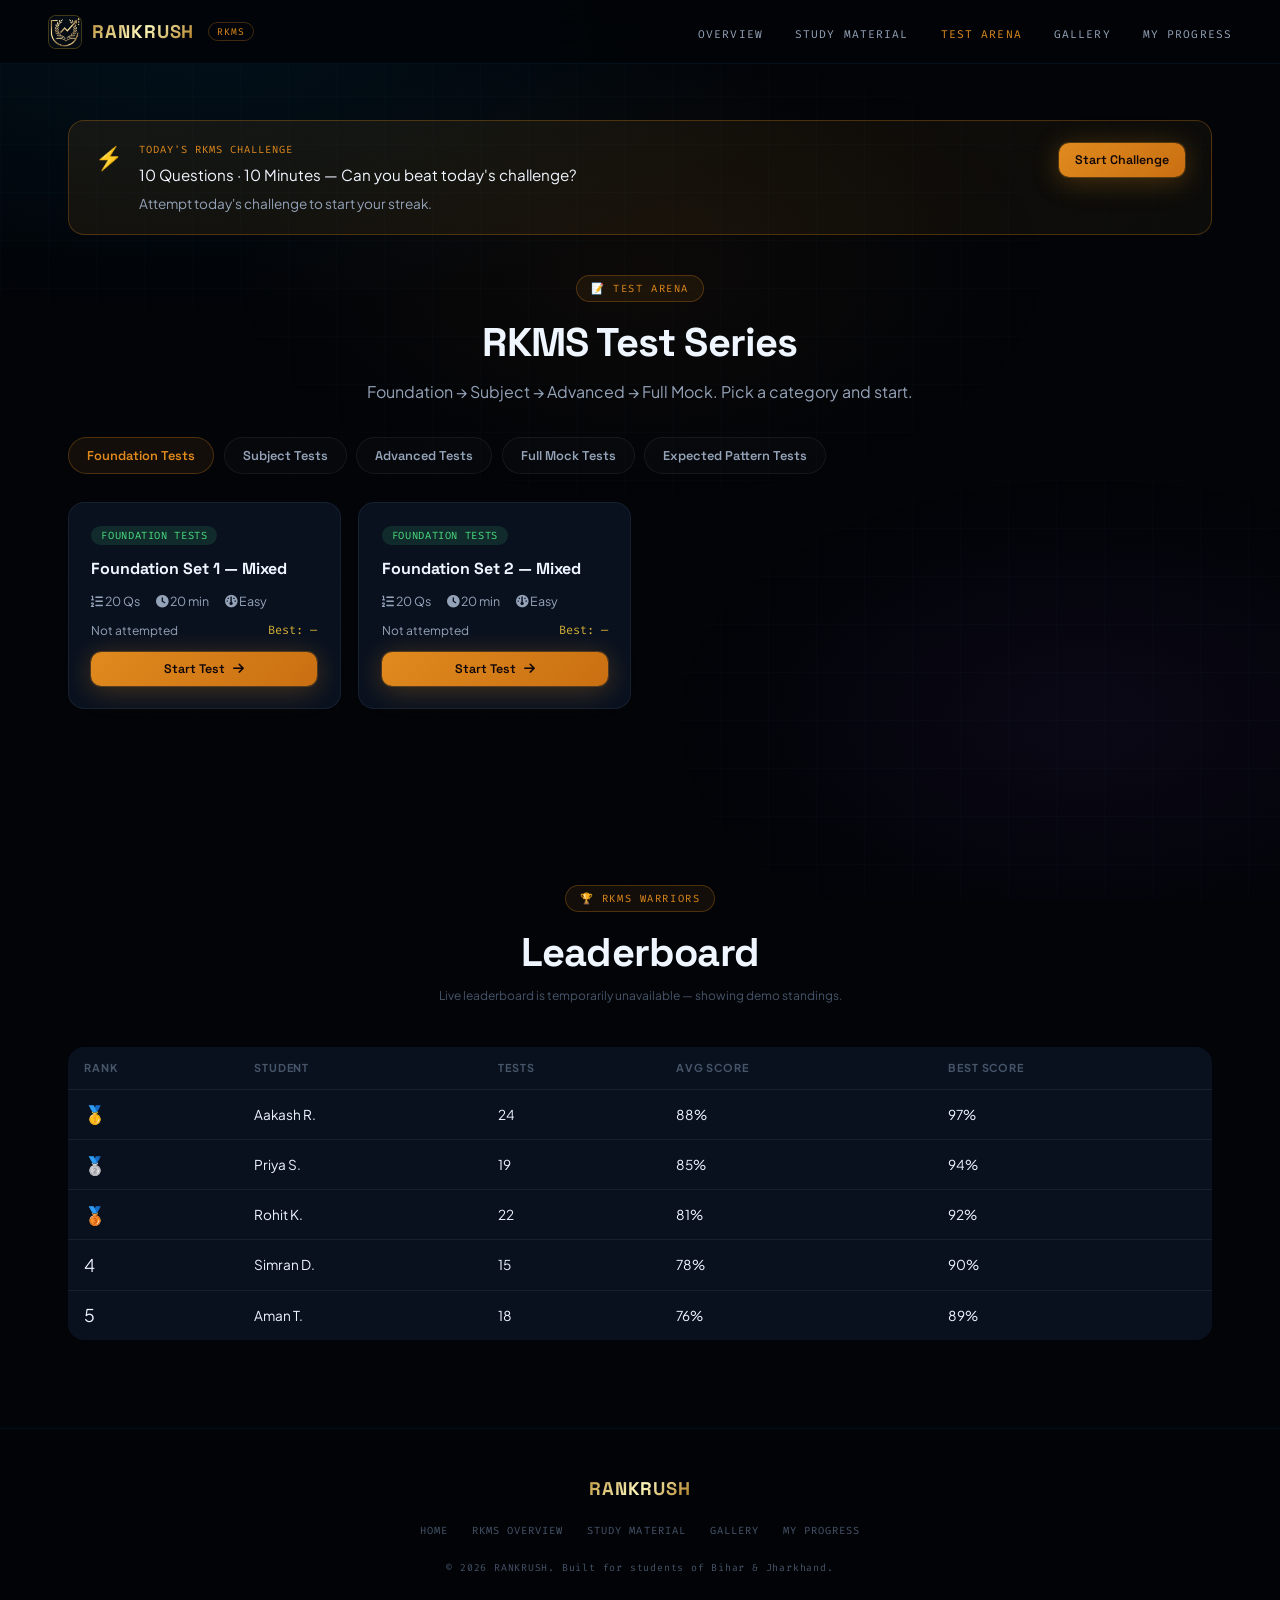
<file: rkms/tests.html>
<!DOCTYPE html>
<html lang="en">
<head>
<meta charset="UTF-8">
<meta name="viewport" content="width=device-width, initial-scale=1.0">
<title>RKMS Deoghar Test Arena | Mock Tests & Daily Challenge | RankRush</title>
<meta name="description" content="Attempt RKMS Deoghar foundation tests, subject tests, advanced tests and full mock exams. Timed, scored and reviewed instantly.">
<link rel="preconnect" href="https://fonts.googleapis.com">
<link rel="preconnect" href="https://fonts.gstatic.com" crossorigin>
<link href="https://fonts.googleapis.com/css2?family=Plus+Jakarta+Sans:ital,wght@0,300;0,400;0,500;0,600;0,700;0,800;0,900;1,400&family=Space+Grotesk:wght@400;500;600;700&family=Fira+Code:wght@400;500&display=swap" rel="stylesheet">
<link rel="stylesheet" href="https://cdnjs.cloudflare.com/ajax/libs/font-awesome/6.4.0/css/all.min.css">
<link rel="stylesheet" href="../css/rkms.css">
<style>
  * { margin: 0; padding: 0; box-sizing: border-box; }
  html { scroll-behavior: smooth; }
  body { font-family: 'Plus Jakarta Sans', sans-serif; background: var(--bg); color: var(--text-1); -webkit-font-smoothing: antialiased; min-height: 100vh; }

  /* ── Engine-specific styles (scoped, mirrors netarhat.html engine visually) ── */
  .rk-engine { background: var(--glass); border: 1px solid var(--border); border-radius: 20px; padding: clamp(1.25rem, 3vw, 2rem); margin-top: 2rem; display: none; }
  .rk-engine.show { display: block; }
  .rk-lobby-row { display: flex; gap: 1.5rem; flex-wrap: wrap; margin-bottom: 1.5rem; }
  .rk-lobby-stat { flex: 1 1 140px; text-align: center; background: rgba(255,255,255,0.03); border-radius: 12px; padding: 1rem; }
  .rk-lobby-stat b { display: block; font-family: 'Space Grotesk', sans-serif; font-size: 1.6rem; color: var(--rk-saffron); }
  .rk-name-input {
    width: 100%; max-width: 360px; background: rgba(255,255,255,0.03); border: 1px solid var(--border);
    border-radius: 10px; color: var(--text-1); padding: 12px 14px; font-family: 'Plus Jakarta Sans', sans-serif;
    font-size: 0.9rem; outline: none; margin-bottom: 1.25rem;
  }
  .rk-name-input:focus { border-color: var(--rk-saffron-b); }
  .rk-name-hint { font-size: 0.72rem; color: var(--text-3); margin-top: -1rem; margin-bottom: 1.1rem; }
  .rk-lobby-instructions { background: rgba(255,255,255,0.02); border: 1px solid var(--border); border-radius: 12px; padding: 0.9rem 1.1rem; margin-bottom: 1.25rem; font-size: 0.8rem; color: var(--text-2); line-height: 1.7; }
  .rk-lobby-instructions b { color: var(--text-1); display: block; margin-bottom: 0.3rem; }
  .rk-exam-top { display: flex; align-items: center; justify-content: space-between; flex-wrap: wrap; gap: 1rem; margin-bottom: 1.25rem; position: sticky; top: 64px; z-index: 20; background: var(--bg-2); padding: 0.6rem 0.75rem; border-radius: 12px; border: 1px solid var(--border); }
  .rk-exam-progress-track { flex: 1 1 200px; height: 8px; border-radius: 999px; background: rgba(148,163,184,0.12); overflow: hidden; }
  .rk-exam-progress-fill { height: 100%; background: linear-gradient(90deg, var(--rk-saffron), var(--gold)); transition: width 0.3s; }
  .rk-timer { font-family: 'Fira Code', monospace; font-weight: 700; color: var(--rk-saffron); font-size: 1.1rem; white-space: nowrap; }
  .rk-timer.low-time { color: var(--red); animation: rkPulse 1s ease-in-out infinite; }
  @keyframes rkPulse { 0%,100% { opacity: 1; } 50% { opacity: 0.55; } }
  .rk-question-card { background: rgba(255,255,255,0.02); border: 1px solid var(--border); border-radius: 16px; padding: 1.5rem; min-height: 220px; }
  .rk-q-header { display: flex; justify-content: space-between; align-items: center; margin-bottom: 1rem; font-size: 0.78rem; color: var(--text-2); flex-wrap: wrap; gap: 0.5rem; }
  .rk-q-badge { background: rgba(224,138,30,0.14); color: var(--rk-saffron); padding: 3px 10px; border-radius: 999px; font-family: 'Fira Code', monospace; font-size: 0.65rem; text-transform: uppercase; }
  .rk-q-text { font-size: 1.02rem; line-height: 1.6; margin-bottom: 0.5rem; }
  .rk-q-hin { font-size: 0.92rem; color: var(--text-2); font-style: italic; border-left: 3px solid var(--rk-saffron-b); padding-left: 0.75rem; margin-bottom: 1.25rem; }
  .rk-options-grid { display: grid; grid-template-columns: repeat(auto-fit, minmax(220px, 1fr)); gap: 0.75rem; margin-top: 1rem; }
  .rk-option {
    text-align: left; padding: 12px 16px; border-radius: 10px; border: 1px solid var(--border);
    background: rgba(255,255,255,0.02); color: var(--text-1); cursor: pointer; font-size: 0.9rem;
    transition: all 0.18s; display: flex; align-items: center; gap: 10px; width: 100%; font-family: inherit;
  }
  .rk-option:hover { border-color: var(--rk-saffron-b); }
  .rk-option:focus-visible { outline: 2px solid var(--rk-saffron); outline-offset: 2px; }
  .rk-option.selected { border-color: var(--rk-saffron); background: rgba(224,138,30,0.1); }
  .rk-option .letter { width: 24px; height: 24px; border-radius: 50%; border: 1px solid var(--border); display: flex; align-items: center; justify-content: center; font-size: 0.72rem; flex-shrink: 0; }
  .rk-option.selected .letter { background: var(--rk-saffron); border-color: var(--rk-saffron); color: #10060a; }
  .rk-option.correct { border-color: var(--green); background: rgba(74,222,128,0.1); }
  .rk-option.wrong { border-color: var(--red); background: rgba(248,113,113,0.1); }
  .rk-nav-row { display: flex; justify-content: space-between; align-items: center; gap: 1rem; margin-top: 1.25rem; flex-wrap: wrap; }
  .rk-flag-btn { background: none; border: 1px solid var(--border); color: var(--text-2); padding: 8px 14px; border-radius: 8px; font-size: 0.8rem; cursor: pointer; font-family: inherit; }
  .rk-flag-btn.flagged { border-color: var(--gold); color: var(--gold); }
  .rk-omr-legend { display: flex; flex-wrap: wrap; gap: 0.9rem; margin-top: 1.1rem; font-size: 0.7rem; color: var(--text-2); }
  .rk-omr-legend span { display: inline-flex; align-items: center; gap: 6px; }
  .rk-omr-legend i.dot { width: 10px; height: 10px; border-radius: 3px; display: inline-block; border: 1px solid var(--border); }
  .rk-omr-legend .dot.answered { background: rgba(74,222,128,0.25); border-color: var(--green); }
  .rk-omr-legend .dot.unanswered { background: rgba(255,255,255,0.03); border-color: var(--border); }
  .rk-omr-legend .dot.flagged { background: rgba(212,175,55,0.25); border-color: var(--gold); }
  .rk-omr-legend .dot.current { background: transparent; border: 2px solid var(--rk-saffron); }
  .rk-omr-grid { display: grid; grid-template-columns: repeat(auto-fill, minmax(34px, 1fr)); gap: 6px; margin-top: 0.6rem; max-height: 180px; overflow-y: auto; }
  .rk-omr-bubble {
    aspect-ratio: 1; border-radius: 8px; border: 1px solid var(--border); background: rgba(255,255,255,0.02);
    display: flex; align-items: center; justify-content: center; font-size: 0.7rem; font-family: 'Fira Code', monospace;
    cursor: pointer; color: var(--text-2); font-weight: 600;
  }
  .rk-omr-bubble:focus-visible { outline: 2px solid var(--rk-saffron); outline-offset: 1px; }
  .rk-omr-bubble.answered { background: rgba(74,222,128,0.14); border-color: var(--green); color: var(--green); }
  .rk-omr-bubble.flagged { background: rgba(212,175,55,0.14); border-color: var(--gold); color: var(--gold); }
  .rk-omr-bubble.current { outline: 2px solid var(--rk-saffron); }
  .rk-review-item { background: rgba(255,255,255,0.02); border: 1px solid var(--border); border-radius: 12px; padding: 1rem 1.25rem; margin-bottom: 0.8rem; }
  .rk-review-tag { font-size: 0.65rem; padding: 2px 8px; border-radius: 999px; font-family: 'Fira Code', monospace; text-transform: uppercase; flex-shrink: 0; }
  .rk-review-details summary { cursor: pointer; font-size: 0.78rem; color: var(--rk-saffron); margin-top: 0.5rem; list-style: none; display: inline-flex; align-items: center; gap: 6px; }
  .rk-review-details summary::-webkit-details-marker { display: none; }
  .rk-review-details summary::before { content: '\25B8'; transition: transform 0.2s; display: inline-block; }
  .rk-review-details[open] summary::before { transform: rotate(90deg); }
  .rk-review-details p { font-size: 0.78rem; color: var(--text-3); margin-top: 0.4rem; line-height: 1.6; }
  .rk-modal-overlay { position: fixed; inset: 0; background: rgba(2,4,8,0.75); backdrop-filter: blur(4px); display: none; align-items: center; justify-content: center; z-index: 400; padding: 1.5rem; }
  .rk-modal-overlay.open { display: flex; }
  .rk-modal-box { background: var(--bg-2); border: 1px solid var(--border-b); border-radius: 16px; padding: 1.75rem; max-width: 400px; width: 100%; }
  .rk-demo-note { font-size: 0.76rem; border-radius: 10px; padding: 0.7rem 0.9rem; margin-bottom: 1rem; line-height: 1.55; display: flex; gap: 0.6rem; align-items: flex-start; }
  .rk-demo-note.mode-live { color: var(--green); background: rgba(74,222,128,0.08); border: 1px solid rgba(74,222,128,0.3); }
  .rk-demo-note.mode-demo { color: var(--gold); background: rgba(212,175,55,0.08); border: 1px solid var(--gold-b); }
  .rk-demo-note.mode-insufficient { color: var(--red); background: rgba(248,113,113,0.08); border: 1px solid rgba(248,113,113,0.3); margin-top: -0.5rem; }
  .rk-source-badge { display: inline-flex; align-items: center; gap: 5px; font-size: 0.62rem; letter-spacing: 0.06em; text-transform: uppercase; padding: 3px 9px; border-radius: 999px; font-family: 'Fira Code', monospace; }
  .rk-source-badge.live { background: rgba(74,222,128,0.14); color: var(--green); }
  .rk-source-badge.demo { background: rgba(212,175,55,0.14); color: var(--gold); }

  /* ── Subject filter chips (inside "Subject Tests" category) ── */
  .rk-subject-filter-row { display: flex; gap: 0.5rem; flex-wrap: wrap; margin: -0.9rem 0 1.5rem; }
  .rk-subject-filter-row .rk-tab-btn { padding: 6px 14px; font-size: 0.72rem; }

  /* ── Resume banner ── */
  .rk-resume-banner {
    display: none; align-items: center; justify-content: space-between; gap: 1rem; flex-wrap: wrap;
    background: linear-gradient(135deg, rgba(14,165,233,0.1), rgba(168,85,247,0.06));
    border: 1px solid var(--border-b); border-radius: 16px; padding: 1.1rem 1.4rem; margin-bottom: 2rem;
  }
  .rk-resume-banner.show { display: flex; }
  .rk-resume-banner b { font-family: 'Space Grotesk', sans-serif; }

  /* ── Result screen hierarchy ── */
  .rk-result-header { text-align: center; margin-bottom: 1.75rem; }
  .rk-result-header .headline { font-family: 'Space Grotesk', sans-serif; font-size: 1.4rem; font-weight: 700; margin-bottom: 0.35rem; }
  .rk-result-header .sub { color: var(--text-2); font-size: 0.85rem; }
  .rk-result-score-row { display: flex; align-items: baseline; justify-content: center; gap: 1.25rem; flex-wrap: wrap; margin-bottom: 1.75rem; }
  .rk-result-score-big { font-family: 'Space Grotesk', sans-serif; font-weight: 800; font-size: clamp(2.4rem, 8vw, 3.6rem); color: var(--rk-saffron); line-height: 1; }
  .rk-result-score-big span { font-size: 0.4em; color: var(--text-2); font-weight: 500; }
  .rk-result-accuracy-pill { font-family: 'Space Grotesk', sans-serif; font-weight: 700; font-size: 1.1rem; padding: 8px 18px; border-radius: 999px; background: rgba(74,222,128,0.12); color: var(--green); }
  .rk-result-interpretation { background: rgba(224,138,30,0.06); border: 1px solid var(--rk-saffron-b); border-radius: 14px; padding: 1rem 1.25rem; font-size: 0.88rem; line-height: 1.65; color: var(--text-1); margin-bottom: 1.75rem; }

  @media (max-width: 640px) {
    .rk-nav-row { flex-direction: column; align-items: stretch; }
    .rk-nav-row > div { display: flex; flex-direction: column; gap: 0.5rem; width: 100%; }
    .rk-nav-row .btn-ghost, .rk-nav-row .btn-primary, .rk-nav-row .btn-rk { width: 100%; justify-content: center; }
  }
</style>
</head>
<body class="rk">
<div class="rk-ambient"></div>

<nav class="rr-nav" id="rr-nav">
  <a href="../index.html" class="rr-logo"><div class="rr-logo-icon" style="position:relative;overflow:hidden;"><img src="../rankrush.png" alt="RankRush Logo" style="width:100%;height:100%;object-fit:cover;position:absolute;inset:0;z-index:2;background:var(--bg-1);" onerror="this.style.display=&#39;none&#39;;this.parentElement.textContent=&#39;RR&#39;;"></div><span class="rr-logo-text">RANKRUSH</span><span class="rk-nav-tag">RKMS</span></a>
  <ul class="rr-nav-links">
    <li><a href="index.html">Overview</a></li>
    <li><a href="study-material.html">Study Material</a></li>
    <li><a href="tests.html" class="active" aria-current="page">Test Arena</a></li>
    <li><a href="gallery.html">Gallery</a></li>
    <li><a href="progress.html">My Progress</a></li>
  </ul>
  <button class="rr-hamburger" id="rr-hamburger" aria-label="Open menu" aria-expanded="false"><span></span><span></span><span></span></button>
</nav>
<div class="rr-mobile-menu" id="rr-mobile-menu">
  <a href="../index.html"><i class="fas fa-house" style="margin-right:8px;color:var(--blue);"></i>RankRush Home</a>
  <a href="index.html"><i class="fas fa-compass" style="margin-right:8px;color:var(--rk-saffron);"></i>Overview</a>
  <a href="study-material.html"><i class="fas fa-book" style="margin-right:8px;color:var(--cyan);"></i>Study Material</a>
  <a href="tests.html"><i class="fas fa-pen" style="margin-right:8px;color:var(--purple);"></i>Test Arena</a>
  <a href="gallery.html"><i class="fas fa-images" style="margin-right:8px;color:var(--gold);"></i>Gallery</a>
  <a href="progress.html"><i class="fas fa-chart-line" style="margin-right:8px;color:var(--green);"></i>My Progress</a>
</div>

<section class="rk-section" style="padding-top:120px;">
  <div class="rk-container">

    <!-- ═══════ RESUME BANNER (shown only if an unfinished attempt exists) ═══════ -->
    <div class="rk-resume-banner" id="rkResumeBanner" role="region" aria-label="Resume unfinished test">
      <div>
        <b><i class="fas fa-clock-rotate-left" style="color:var(--cyan);margin-right:6px;"></i>Unfinished test found</b>
        <div style="font-size:0.82rem;color:var(--text-2);margin-top:0.3rem;" id="rkResumeInfo"></div>
      </div>
      <div style="display:flex;gap:0.6rem;flex-wrap:wrap;">
        <button class="btn-rk btn-sm" id="rkResumeBtn"><i class="fas fa-play"></i> Resume Test</button>
        <button class="btn-ghost btn-sm" id="rkResumeDiscardBtn"><i class="fas fa-trash"></i> Discard</button>
      </div>
    </div>

    <!-- ═══════ DAILY CHALLENGE BANNER ═══════ -->
    <div class="rk-tip-card rk-reveal" style="max-width:100%;margin-bottom:2.5rem;">
      <div class="rk-tip-icon">⚡</div>
      <div style="flex:1;">
        <div class="rk-tip-label">Today's RKMS Challenge</div>
        <div class="rk-tip-text" style="font-style:normal;">10 Questions · 10 Minutes — Can you beat today's challenge?</div>
        <div id="rkStreakLine" style="margin-top:0.5rem;font-size:0.85rem;color:var(--text-2);"></div>
      </div>
      <button class="btn-rk btn-sm" id="rkDailyBtn">Start Challenge</button>
    </div>

    <div class="rk-section-head rk-reveal" style="margin-bottom:2rem;">
      <div class="rk-eyebrow">📝 Test Arena</div>
      <h1 class="rk-section-title">RKMS Test Series</h1>
      <p class="rk-section-sub">Foundation → Subject → Advanced → Full Mock. Pick a category and start.</p>
    </div>

    <div class="rk-tab-row rk-reveal" id="rkCategoryTabs" role="tablist" aria-label="Test categories"></div>
    <div class="rk-subject-filter-row" id="rkSubjectFilterRow" style="display:none;" role="tablist" aria-label="Filter subject tests"></div>
    <div class="rk-test-grid" id="rkTestGrid"></div>

    <!-- ═══════ TEST ENGINE (reused pattern from netarhat.html) ═══════ -->
    <div class="rk-engine" id="rkEngine">

      <!-- LOBBY -->
      <div id="rkLobbyScreen">
        <div style="display:flex;align-items:center;gap:0.6rem;flex-wrap:wrap;margin-bottom:1rem;">
          <h3 style="font-family:'Space Grotesk',sans-serif;" id="rkLobbyTitle">Test</h3>
          <span class="rk-source-badge" id="rkLobbySourceBadge" style="display:none;"></span>
        </div>
        <div class="rk-lobby-row">
          <div class="rk-lobby-stat"><b id="rkLobbyQCount">0</b>Questions</div>
          <div class="rk-lobby-stat"><b id="rkLobbyTime">0</b>Minutes</div>
          <div class="rk-lobby-stat"><b id="rkLobbyDifficulty">—</b>Difficulty</div>
          <div class="rk-lobby-stat"><b id="rkLobbyBest">—</b>Your Best</div>
        </div>
        <label for="rkCandidateName" style="display:block;font-size:0.78rem;color:var(--text-2);margin-bottom:0.5rem;">Your name (for the result sheet)</label>
        <input type="text" id="rkCandidateName" class="rk-name-input" placeholder="e.g. Aakash Kumar" maxlength="60" autocomplete="name">
        <div class="rk-name-hint">Used only for your result sheet and (if configured) the leaderboard. Stored on this device only.</div>
        <div id="rkDemoNotice" class="rk-demo-note" style="display:none;"></div>
        <div class="rk-lobby-instructions">
          <b>Before you begin:</b>
          Read each question carefully · You can mark questions for review and revisit them anytime before submitting · Use the question palette to jump to any question · The test will automatically submit when time expires.
        </div>
        <div style="display:flex;gap:0.75rem;flex-wrap:wrap;">
          <button class="btn-rk" id="rkLaunchBtn"><i class="fas fa-play"></i> Launch Test</button>
          <button class="btn-ghost" onclick="closeEngine()"><i class="fas fa-arrow-left"></i> Back to Test Arena</button>
        </div>
      </div>

      <!-- EXAM -->
      <div id="rkExamScreen" style="display:none;">
        <div class="rk-exam-top">
          <div style="font-size:0.85rem;color:var(--text-2);display:flex;align-items:center;gap:8px;flex-wrap:wrap;" id="rkExamCandidate"></div>
          <div class="rk-exam-progress-track" role="progressbar" aria-label="Test progress" aria-valuemin="0" aria-valuemax="100" id="rkExamProgressTrack"><div class="rk-exam-progress-fill" id="rkExamProgressFill" style="width:0%"></div></div>
          <div class="rk-timer" id="rkExamTimer" role="timer" aria-live="off">00:00</div>
        </div>
        <div class="rk-question-card">
          <div class="rk-q-header">
            <span class="rk-q-badge" id="rkQCategoryBadge">GENERAL</span>
            <span id="rkQCounter" aria-live="polite">Question 1 of 10</span>
          </div>
          <div class="rk-q-text" id="rkQTextEng"></div>
          <div class="rk-q-hin" id="rkQTextHin"></div>
          <div class="rk-options-grid" id="rkOptionsGrid" role="radiogroup" aria-label="Answer options"></div>
        </div>
        <div class="rk-nav-row">
          <button class="rk-flag-btn" id="rkFlagBtn" onclick="toggleFlag()"><i class="far fa-flag"></i> Flag for review</button>
          <div style="display:flex;gap:0.6rem;">
            <button class="btn-ghost btn-sm" onclick="stepQuestion(-1)"><i class="fas fa-chevron-left"></i> Previous</button>
            <button class="btn-primary btn-sm" id="rkNextBtn" onclick="stepQuestion(1)">Next <i class="fas fa-chevron-right"></i></button>
            <button class="btn-rk btn-sm" onclick="confirmSubmit()"><i class="fas fa-flag-checkered"></i> Submit Test</button>
          </div>
        </div>
        <div class="rk-omr-grid" id="rkOmrGrid" role="group" aria-label="Question palette"></div>
        <div class="rk-omr-legend">
          <span><i class="dot answered"></i> Answered</span>
          <span><i class="dot unanswered"></i> Unanswered</span>
          <span><i class="dot flagged"></i> Marked for Review</span>
          <span><i class="dot current"></i> Current</span>
        </div>
      </div>

      <!-- RESULT -->
      <div id="rkResultScreen" style="display:none;">
        <div class="rk-result-header">
          <div class="headline">Test Completed 🎉</div>
          <div class="sub" id="rResultMeta"></div>
        </div>
        <div class="rk-result-score-row">
          <div class="rk-result-score-big" id="rStatScoreBig">0<span>/0</span></div>
          <div class="rk-result-accuracy-pill" id="rStatAccuracy">0% Accuracy</div>
        </div>
        <div class="rk-stat-grid" style="margin-bottom:1.5rem;">
          <div class="rk-stat-card"><div class="rk-stat-num" id="rStatCorrect">0</div><div class="rk-stat-label">Correct</div></div>
          <div class="rk-stat-card"><div class="rk-stat-num" id="rStatWrong">0</div><div class="rk-stat-label">Incorrect</div></div>
          <div class="rk-stat-card"><div class="rk-stat-num" id="rStatSkipped">0</div><div class="rk-stat-label">Skipped</div></div>
          <div class="rk-stat-card"><div class="rk-stat-num" id="rStatTime">0:00</div><div class="rk-stat-label">Time Taken</div></div>
        </div>
        <div class="rk-result-interpretation" id="rResultInterpretation"></div>
        <div id="rSubjectBreakdown" style="margin-bottom:1.5rem;"></div>
        <h4 style="font-family:'Space Grotesk',sans-serif;margin-bottom:0.8rem;">Question-wise Analysis</h4>
        <div id="rReviewList"></div>
        <div style="display:flex;gap:0.75rem;flex-wrap:wrap;margin-top:1.5rem;">
          <button class="btn-rk" onclick="closeEngine()"><i class="fas fa-arrow-left"></i> Back to Test Arena</button>
          <button class="btn-ghost" onclick="rkRetake()"><i class="fas fa-rotate-right"></i> Retake</button>
        </div>
      </div>
    </div>
  </div>
</section>

<!-- ═══════ LEADERBOARD ═══════ -->
<section class="rk-section" id="leaderboard">
  <div class="rk-container">
    <div class="rk-section-head rk-reveal">
      <div class="rk-eyebrow">🏆 RKMS Warriors</div>
      <h2 class="rk-section-title">Leaderboard</h2>
      <div id="rkLeaderSourceNote" style="font-size:0.75rem;color:var(--text-3);margin-top:0.5rem;"></div>
    </div>
    <div style="overflow-x:auto;">
      <table class="rk-leader-table rk-reveal">
        <thead><tr><th>Rank</th><th>Student</th><th>Tests</th><th>Avg Score</th><th>Best Score</th></tr></thead>
        <tbody id="rkLeaderBody"></tbody>
      </table>
    </div>
  </div>
</section>

<div class="rk-modal-overlay" id="rkModalOverlay">
  <div class="rk-modal-box" role="dialog" aria-modal="true" aria-labelledby="rkModalTitle">
    <h4 style="font-family:'Space Grotesk',sans-serif;margin-bottom:0.75rem;" id="rkModalTitle">Confirm</h4>
    <p style="font-size:0.88rem;color:var(--text-2);margin-bottom:1.25rem;" id="rkModalText">Are you sure?</p>
    <div style="display:flex;gap:0.75rem;justify-content:flex-end;">
      <button class="btn-ghost btn-sm" onclick="closeModal()">Cancel</button>
      <button class="btn-rk btn-sm" id="rkModalConfirmBtn">Confirm</button>
    </div>
  </div>
</div>

<footer class="rr-footer">
  <div class="rr-footer-inner">
    <div class="rr-footer-brand">RANKRUSH</div>
    <div class="rr-footer-links">
      <a href="../index.html">Home</a><a href="index.html">RKMS Overview</a><a href="study-material.html">Study Material</a><a href="gallery.html">Gallery</a><a href="progress.html">My Progress</a>
    </div>
    <div class="rr-footer-copy">© 2026 RANKRUSH. Built for students of Bihar & Jharkhand.</div>
  </div>
</footer>

<script src="../js/rkms-data.js"></script>
<script src="../js/rkms-common.js"></script>
<script>
/* ══════════════════════════════════════════════════════════════
   RKMS TEST ENGINE
   Same conceptual pattern as netarhat.html / jnvst.html / igbv.html:
   CONFIG holds a published Google Sheet CSV URL for real questions
   and an Apps Script URL for leaderboard submission. Leave these
   blank to run fully on the bundled RKMS_DEMO_QUESTIONS instead.
   ══════════════════════════════════════════════════════════════ */
const CONFIG = {
  QUESTIONS_CSV_URL: "https://docs.google.com/spreadsheets/d/e/2PACX-1vRhhGw5QStrjjBctDdYFWcqdSNjX5m6CMMRvDR0_fu_GTcvsOj2HAU8YHgs4mS5_aKG_AOtIfx4FOyE/pub?gid=0&single=true&output=csv",   // e.g. a published Google Sheet CSV, same format as netarhat.html
  APPS_SCRIPT_URL: "https://script.google.com/macros/s/AKfycbzgYp9PkYAGG9T9BBkSVPb1TCAZ6Wk7r_nd5BgC_gn-JP9b_3A2EoGvJwAvgtxrMG4a/exec",      // e.g. a Google Apps Script Web App URL for score submission
  LEADERBOARD_CSV_URL: "https://docs.google.com/spreadsheets/d/e/2PACX-1vSocaVI_SxIJC028tN-FX2ynwVYLPLWeQyrTLr8aXiPug2aNFdVIHrh-hUgkZQmwV94v23CMeu4ceJ_/pub?gid=1474725052&single=true&output=csv"  // TODO: paste your published "Leaderboard" tab CSV link here (Name, Tests, Avg, Best columns)
};

const RESUME_KEY = 'rkmsActiveAttemptV1';

/* ── Engine state ── */
let activeTest = null;
let engineQuestions = [];
let currentIndex = 0;
let selectedAnswers = {};
let flaggedQs = {};
let timerInterval = null;
let secondsLeft = 0;
let examEndTime = null;      // wall-clock timestamp the exam ends at (drift-proof timer)
let examStartTime = null;
let usingDemoQuestions = false;
let questionSourceInfo = {}; // { source: 'live'|'demo', requested, available, insufficient }
let submissionLocked = false;
let examScreenActive = false; // true only while the exam (not lobby/result) is on screen
let candidateName = '';

/* ── Original bundled demo bank kept untouched as a true fallback.
   (Previously the live-sheet loader overwrote RKMS_DEMO_QUESTIONS in
   place, which permanently destroyed the bundled demo questions for
   the rest of the session the moment the sheet loaded once.) ── */
const RKMS_DEMO_BANK = RKMS_DEMO_QUESTIONS.slice();
let liveQuestions = []; // populated separately from the sheet; never mutates RKMS_DEMO_BANK

/* ── Small utilities ── */
function escapeHtml(str) {
  return String(str == null ? '' : str)
    .replace(/&/g, '&amp;').replace(/</g, '&lt;').replace(/>/g, '&gt;')
    .replace(/"/g, '&quot;').replace(/'/g, '&#39;');
}
function formatMMSS(totalSeconds) {
  const s = Math.max(0, Math.round(totalSeconds));
  const m = Math.floor(s / 60).toString().padStart(2, '0');
  return `${m}:${(s % 60).toString().padStart(2, '0')}`;
}
function sanitizeCandidateName(raw) {
  let name = (raw || '').replace(/[\u0000-\u001F\u007F<>]/g, '').replace(/\s+/g, ' ').trim();
  if (!name) return 'Guest Student';
  if (name.length > 60) name = name.slice(0, 60).trim();
  return name;
}
function dedupeQuestions(list) {
  const seen = new Set();
  const out = [];
  list.forEach(q => {
    const key = ((q.qEng || '') + '___' + (q.options || []).join('___')).trim().toLowerCase();
    if (!key || seen.has(key)) return;
    seen.add(key);
    out.push(q);
  });
  return out;
}
function shuffledCopy(arr) {
  const a = arr.slice();
  for (let i = a.length - 1; i > 0; i--) {
    const j = Math.floor(Math.random() * (i + 1));
    [a[i], a[j]] = [a[j], a[i]];
  }
  return a;
}

/* ── Render category tabs + test cards ── */
let activeCategoryId = RKMS_TEST_CATEGORIES[0].id;
let activeSubjectFilter = null; // e.g. "maths" — only meaningful inside the "subject" category

function renderCategoryTabs() {
  const el = document.getElementById('rkCategoryTabs');
  el.innerHTML = RKMS_TEST_CATEGORIES.map(c =>
    `<button class="rk-tab-btn ${c.id === activeCategoryId ? 'active' : ''}" data-cat="${c.id}" role="tab" aria-selected="${c.id === activeCategoryId}">${escapeHtml(c.label)}</button>`
  ).join('');
  el.querySelectorAll('.rk-tab-btn').forEach(btn => {
    btn.addEventListener('click', () => {
      activeCategoryId = btn.dataset.cat;
      activeSubjectFilter = null;
      el.querySelectorAll('.rk-tab-btn').forEach(b => { b.classList.remove('active'); b.setAttribute('aria-selected', 'false'); });
      btn.classList.add('active');
      btn.setAttribute('aria-selected', 'true');
      renderSubjectFilterRow();
      renderTestGrid();
    });
  });
  renderSubjectFilterRow();
}

/* Subject sub-filter, shown only inside "Subject Tests" so a deep link
   like tests.html?subject=maths can land on exactly the right test. */
function renderSubjectFilterRow() {
  const row = document.getElementById('rkSubjectFilterRow');
  const category = RKMS_TEST_CATEGORIES.find(c => c.id === activeCategoryId);
  if (!category || category.id !== 'subject') { row.style.display = 'none'; row.innerHTML = ''; return; }

  const availableSubjectIds = new Set(category.tests.map(t => t.setKey.replace(/^sub-/, '')));
  const subjectsForRow = (typeof RKMS_SUBJECTS !== 'undefined' ? RKMS_SUBJECTS : [])
    .filter(s => availableSubjectIds.has(s.id) || availableSubjectIds.has(s.id.slice(0, 3)));

  const chips = [{ id: null, name: 'All Subjects' }].concat(
    category.tests.map(t => ({ id: t.setKey.replace(/^sub-/, ''), name: (subjectsForRow.find(s => s.id === t.setKey.replace(/^sub-/, '')) || {}).name || t.title }))
  );

  row.style.display = 'flex';
  row.innerHTML = chips.map(c =>
    `<button class="rk-tab-btn" data-sub="${c.id === null ? '' : c.id}" role="tab" aria-selected="${activeSubjectFilter === c.id}">${escapeHtml(c.name)}</button>`
  ).join('');
  row.querySelectorAll('.rk-tab-btn').forEach((btn, i) => {
    if (chips[i].id === activeSubjectFilter) btn.classList.add('active');
    btn.addEventListener('click', () => {
      activeSubjectFilter = btn.dataset.sub || null;
      row.querySelectorAll('.rk-tab-btn').forEach(b => { b.classList.remove('active'); b.setAttribute('aria-selected', 'false'); });
      btn.classList.add('active');
      btn.setAttribute('aria-selected', 'true');
      renderTestGrid();
    });
  });
}

function renderTestGrid() {
  const category = RKMS_TEST_CATEGORIES.find(c => c.id === activeCategoryId) || RKMS_TEST_CATEGORIES[0];
  const progress = rkGetProgress();
  const grid = document.getElementById('rkTestGrid');

  let tests = category.tests;
  if (category.id === 'subject' && activeSubjectFilter) {
    tests = tests.filter(t => t.setKey === `sub-${activeSubjectFilter}`);
  }

  if (!tests.length) {
    grid.innerHTML = `<div class="rk-empty-state" style="grid-column:1/-1;">No tests found for this filter yet.</div>`;
    return;
  }

  grid.innerHTML = tests.map(t => {
    const hist = progress.history.filter(h => h.setKey === t.setKey);
    const best = hist.length ? Math.max(...hist.map(h => h.scorePct)) + '%' : '—';
    const attempted = hist.length > 0;
    return `
    <div class="rk-test-card rk-reveal">
      <span class="rk-test-badge ${category.badgeClass}">${escapeHtml(category.label)}</span>
      <div class="rk-test-title">${escapeHtml(t.title)}</div>
      <div class="rk-test-meta">
        <span><i class="fas fa-list-ol"></i> ${t.questions} Qs</span>
        <span><i class="fas fa-clock"></i> ${t.minutes} min</span>
        <span><i class="fas fa-gauge"></i> ${escapeHtml(t.difficulty)}</span>
      </div>
      <div class="rk-test-foot">
        <span>${attempted ? 'Attempted' : 'Not attempted'}</span>
        <span class="rk-best-score">Best: ${best}</span>
      </div>
      <button class="btn-rk btn-sm btn-block" data-setkey="${escapeHtml(t.setKey)}">${attempted ? 'Retake' : 'Start Test'} <i class="fas fa-arrow-right"></i></button>
    </div>`;
  }).join('');

  // Event delegation via data-setkey avoids fragile inline-JSON onclick attributes
  // (a title containing a backtick or quote could previously break the markup).
  grid.querySelectorAll('[data-setkey]').forEach(btn => {
    btn.addEventListener('click', () => {
      const test = findTestBySetKey(btn.dataset.setkey);
      if (test) startTest(test);
    });
  });

  rkInitScrollReveal();
}

function findTestBySetKey(setKey) {
  for (const cat of RKMS_TEST_CATEGORIES) {
    const t = cat.tests.find(x => x.setKey === setKey);
    if (t) return t;
  }
  return null;
}

const DAILY_TEST = { setKey: 'daily', title: 'Daily Challenge', questions: 10, minutes: 10, difficulty: 'Mixed' };
document.getElementById('rkDailyBtn').addEventListener('click', () => startTest(DAILY_TEST));

/* ── Streak line on daily challenge banner ── */
function paintStreakInline() {
  const p = rkGetProgress();
  const el = document.getElementById('rkStreakLine');
  if (el) el.innerHTML = p.streak > 0 ? `🔥 ${p.streak} Day Streak` : `Attempt today's challenge to start your streak.`;
}
paintStreakInline();

/* ── Lobby → Launch ── */
function startTest(test) {
  activeTest = test;
  document.getElementById('rkEngine').classList.add('show');
  document.getElementById('rkLobbyScreen').style.display = 'block';
  document.getElementById('rkExamScreen').style.display = 'none';
  document.getElementById('rkResultScreen').style.display = 'none';

  document.getElementById('rkLobbyTitle').textContent = test.title;
  document.getElementById('rkLobbyQCount').textContent = test.questions;
  document.getElementById('rkLobbyTime').textContent = test.minutes;
  document.getElementById('rkLobbyDifficulty').textContent = test.difficulty || '—';

  const progress = rkGetProgress();
  const hist = progress.history.filter(h => h.setKey === test.setKey);
  document.getElementById('rkLobbyBest').textContent = hist.length ? Math.max(...hist.map(h => h.scorePct)) + '%' : '—';

  const savedName = localStorage.getItem('rkmsCandidateName') || '';
  document.getElementById('rkCandidateName').value = savedName;

  // Preview which source this test would use, so the lobby notice is accurate
  // even before the student clicks Launch.
  const preview = pickQuestionSource(test);
  paintLobbySourceInfo(preview);

  document.getElementById('rkEngine').scrollIntoView({ behavior: REDUCED_MOTION ? 'auto' : 'smooth', block: 'start' });

  document.getElementById('rkLaunchBtn').onclick = () => launchExam(test);
}

function paintLobbySourceInfo(info) {
  const badge = document.getElementById('rkLobbySourceBadge');
  const notice = document.getElementById('rkDemoNotice');
  badge.style.display = 'inline-flex';
  badge.className = 'rk-source-badge ' + (info.source === 'live' ? 'live' : 'demo');
  badge.innerHTML = info.source === 'live' ? '<i class="fas fa-satellite-dish"></i> Live Test' : '<i class="fas fa-flask"></i> Demo / Practice';

  let html = '';
  if (info.source === 'live') {
    html = '<i class="fas fa-circle-check" style="margin-top:2px;"></i><div><b>LIVE TEST.</b> Questions are loaded from the official question bank.</div>';
    notice.className = 'rk-demo-note mode-live';
  } else {
    html = '<i class="fas fa-circle-info" style="margin-top:2px;"></i><div><b>DEMO / PRACTICE MODE.</b> Live question data could not be loaded (or is not yet published) for this test. You are currently viewing bundled practice questions, not the official set.</div>';
    notice.className = 'rk-demo-note mode-demo';
  }
  if (info.insufficient) {
    html += `</div><div class="rk-demo-note mode-insufficient" style="display:flex;gap:0.6rem;"><i class="fas fa-triangle-exclamation" style="margin-top:2px;"></i><div>This test currently has only <b>${info.available}</b> valid question${info.available === 1 ? '' : 's'} available (requested ${info.requested}). You will be given ${info.available} unique question${info.available === 1 ? '' : 's'} — none will repeat.</div>`;
  }
  notice.innerHTML = html;
  notice.style.display = 'flex';
}

function closeEngine() {
  document.getElementById('rkEngine').classList.remove('show');
  clearInterval(timerInterval);
  timerInterval = null;
}

/* ── Decide which question pool a test should draw from, without ever
   silently duplicating questions to "pad out" an advertised count. ── */
function pickQuestionSource(test) {
  const liveMatch = dedupeQuestions(liveQuestions.filter(q => q.set === test.setKey));
  if (liveQuestionsLoaded && liveMatch.length) {
    return { source: 'live', pool: liveMatch, requested: test.questions, available: liveMatch.length, insufficient: liveMatch.length < test.questions };
  }
  let demoMatch = dedupeQuestions(RKMS_DEMO_BANK.filter(q => q.set === test.setKey));
  if (!demoMatch.length) demoMatch = dedupeQuestions(RKMS_DEMO_BANK); // last-resort mixed demo pool so the card stays clickable
  return { source: 'demo', pool: demoMatch, requested: test.questions, available: demoMatch.length, insufficient: demoMatch.length < test.questions };
}

/* ── Build the actual (unique, non-repeating) question set for a test ── */
function buildQuestionSet(test) {
  const info = pickQuestionSource(test);
  const count = Math.min(test.questions, info.pool.length);
  const pool = info.pool.length > count ? shuffledCopy(info.pool) : info.pool;
  const selected = pool.slice(0, count);

  usingDemoQuestions = info.source === 'demo';
  questionSourceInfo = { source: info.source, requested: info.requested, available: info.available, insufficient: info.insufficient };
  return selected;
}

function launchExam(test) {
  candidateName = sanitizeCandidateName(document.getElementById('rkCandidateName').value);
  localStorage.setItem('rkmsCandidateName', candidateName);

  engineQuestions = buildQuestionSet(test);
  if (!engineQuestions.length) {
    showModal('No questions available', 'This test has no valid questions available right now (live sheet and demo bank both empty for this set). Please try another test or check back later.', () => {});
    return;
  }

  currentIndex = 0;
  selectedAnswers = {};
  flaggedQs = {};
  examStartTime = Date.now();
  submissionLocked = false;
  startExamScreen(test);
  startTimer(test.minutes * 60);
  saveAttemptState();
}

function startExamScreen(test) {
  paintExamDemoNotice();
  document.getElementById('rkLobbyScreen').style.display = 'none';
  document.getElementById('rkExamScreen').style.display = 'block';
  document.getElementById('rkResultScreen').style.display = 'none';
  document.getElementById('rkExamCandidate').innerHTML =
    `<span>${escapeHtml(candidateName)} · ${escapeHtml(test.title)}</span>` +
    `<span class="rk-source-badge ${usingDemoQuestions ? 'demo' : 'live'}">${usingDemoQuestions ? 'DEMO' : 'LIVE'}</span>`;
  examScreenActive = true;

  buildOmrGrid();
  renderQuestion();
}

function paintExamDemoNotice() {
  // The demo/live distinction is shown in the exam header badge (see startExamScreen);
  // nothing else needed here besides making sure state is consistent before render.
}

/* ── Timer: computed from a fixed wall-clock end time rather than a
   naively-decremented counter, so it stays accurate even if the tab
   is backgrounded/throttled (a plain setInterval tick is not
   guaranteed to fire exactly once per second). ── */
function startTimer(durationSec, resumeEndTime) {
  clearInterval(timerInterval);
  examEndTime = resumeEndTime || (Date.now() + durationSec * 1000);
  tickTimer();
  timerInterval = setInterval(tickTimer, 250);
}
function tickTimer() {
  const remaining = Math.round((examEndTime - Date.now()) / 1000);
  secondsLeft = Math.max(remaining, 0);
  updateTimerUI();
  if (remaining <= 0) {
    clearInterval(timerInterval);
    timerInterval = null;
    submitTest(true);
  }
}
function updateTimerUI() {
  const el = document.getElementById('rkExamTimer');
  el.textContent = formatMMSS(secondsLeft);
  el.classList.toggle('low-time', secondsLeft <= 60);
  el.setAttribute('aria-live', secondsLeft <= 60 ? 'polite' : 'off');
}

function renderQuestion() {
  const q = engineQuestions[currentIndex];
  document.getElementById('rkQCategoryBadge').textContent = (q.category || 'general').toUpperCase();
  document.getElementById('rkQCounter').textContent = `Question ${currentIndex + 1} of ${engineQuestions.length}`;
  document.getElementById('rkQTextEng').textContent = q.qEng;
  document.getElementById('rkQTextHin').textContent = q.qHin || '';

  const grid = document.getElementById('rkOptionsGrid');
  grid.innerHTML = '';
  const letters = ['A', 'B', 'C', 'D'];
  q.options.forEach((opt, i) => {
    const btn = document.createElement('button');
    btn.type = 'button';
    btn.className = 'rk-option' + (selectedAnswers[currentIndex] === i ? ' selected' : '');
    btn.setAttribute('role', 'radio');
    btn.setAttribute('aria-checked', selectedAnswers[currentIndex] === i ? 'true' : 'false');
    btn.dataset.i = i;

    const letterSpan = document.createElement('span');
    letterSpan.className = 'letter';
    letterSpan.textContent = letters[i];
    btn.appendChild(letterSpan);
    // Option text may originate from an externally-editable Google Sheet —
    // appended as a text node (not innerHTML) so it can never inject markup.
    btn.appendChild(document.createTextNode(' ' + opt));

    btn.addEventListener('click', () => {
      selectedAnswers[currentIndex] = i;
      renderQuestion();
      updateOmr();
      updateProgress();
      saveAttemptState();
    });
    grid.appendChild(btn);
  });

  document.getElementById('rkFlagBtn').classList.toggle('flagged', !!flaggedQs[currentIndex]);
  document.getElementById('rkNextBtn').innerHTML = currentIndex === engineQuestions.length - 1
    ? 'Finish <i class="fas fa-flag-checkered"></i>' : 'Next <i class="fas fa-chevron-right"></i>';
  updateProgress();
  updateOmr();
}

function updateProgress() {
  const answered = Object.keys(selectedAnswers).length;
  const pct = Math.round((answered / engineQuestions.length) * 100);
  document.getElementById('rkExamProgressFill').style.width = `${pct}%`;
  document.getElementById('rkExamProgressTrack').setAttribute('aria-valuenow', String(pct));
}

function toggleFlag() {
  flaggedQs[currentIndex] = !flaggedQs[currentIndex];
  renderQuestion();
  saveAttemptState();
}

function stepQuestion(delta) {
  if (currentIndex === engineQuestions.length - 1 && delta === 1) { confirmSubmit(); return; }
  currentIndex = Math.min(Math.max(currentIndex + delta, 0), engineQuestions.length - 1);
  renderQuestion();
  saveAttemptState();
}

function buildOmrGrid() {
  const grid = document.getElementById('rkOmrGrid');
  grid.innerHTML = engineQuestions.map((_, i) =>
    `<button type="button" class="rk-omr-bubble" data-i="${i}" aria-label="Go to question ${i + 1}">${i + 1}</button>`
  ).join('');
  grid.querySelectorAll('.rk-omr-bubble').forEach(b => {
    b.addEventListener('click', () => { currentIndex = parseInt(b.dataset.i, 10); renderQuestion(); saveAttemptState(); });
  });
}
function updateOmr() {
  document.querySelectorAll('.rk-omr-bubble').forEach((b, i) => {
    b.classList.toggle('answered', selectedAnswers[i] !== undefined);
    b.classList.toggle('flagged', !!flaggedQs[i]);
    b.classList.toggle('current', i === currentIndex);
  });
}

/* ── Keyboard navigation during the exam: 1-4 select an option,
   Left/Right move between questions, F toggles flag. Ignored while
   typing in the candidate-name field or any other text input. ── */
document.addEventListener('keydown', (e) => {
  if (!examScreenActive) return;
  const tag = (e.target && e.target.tagName || '').toLowerCase();
  if (tag === 'input' || tag === 'textarea') return;

  if (['1', '2', '3', '4'].includes(e.key)) {
    const i = parseInt(e.key, 10) - 1;
    const q = engineQuestions[currentIndex];
    if (q && q.options[i] !== undefined) {
      selectedAnswers[currentIndex] = i;
      renderQuestion(); updateOmr(); updateProgress(); saveAttemptState();
    }
  } else if (e.key === 'ArrowLeft') { stepQuestion(-1); }
  else if (e.key === 'ArrowRight' && currentIndex < engineQuestions.length - 1) { stepQuestion(1); }
  else if (e.key.toLowerCase() === 'f') { toggleFlag(); }
});

/* ── Submit flow ── */
function confirmSubmit() {
  if (submissionLocked) return;
  const answered = Object.keys(selectedAnswers).length;
  const remaining = engineQuestions.length - answered;
  const flaggedCount = Object.values(flaggedQs).filter(Boolean).length;
  showModal(
    'Submit Test?',
    `You have answered ${answered} of ${engineQuestions.length} questions. ${remaining} unanswered${flaggedCount ? `, ${flaggedCount} marked for review` : ''}. This cannot be undone.`,
    () => submitTest(false)
  );
}

function submitTest(isAutoSubmit) {
  if (submissionLocked) return; // guards against double-submit (double click, or timer + manual clash)
  submissionLocked = true;

  clearInterval(timerInterval);
  timerInterval = null;
  examScreenActive = false;
  const timeSec = Math.max(0, Math.round((Date.now() - examStartTime) / 1000));

  let correct = 0, wrong = 0, skipped = 0;
  const subjectTally = {};
  engineQuestions.forEach((q, i) => {
    const cat = q.category || 'general';
    subjectTally[cat] = subjectTally[cat] || { correct: 0, total: 0 };
    subjectTally[cat].total++;
    if (selectedAnswers[i] === undefined) { skipped++; return; }
    if (selectedAnswers[i] === q.answer) { correct++; subjectTally[cat].correct++; }
    else wrong++;
  });

  const total = engineQuestions.length;
  const scorePct = total > 0 ? Math.round((correct / total) * 100) : 0;

  document.getElementById('rkExamScreen').style.display = 'none';
  document.getElementById('rkResultScreen').style.display = 'block';
  document.getElementById('rResultMeta').textContent = `${candidateName} · ${activeTest.title}${isAutoSubmit ? ' · Auto-submitted (time expired)' : ''}`;
  document.getElementById('rStatScoreBig').innerHTML = `${correct}<span>/${total}</span>`;
  document.getElementById('rStatAccuracy').textContent = `${scorePct}% Accuracy`;
  document.getElementById('rStatCorrect').textContent = correct;
  document.getElementById('rStatWrong').textContent = wrong;
  document.getElementById('rStatSkipped').textContent = skipped;
  document.getElementById('rStatTime').textContent = formatMMSS(timeSec);
  document.getElementById('rResultInterpretation').textContent = buildInterpretation(scorePct, skipped, total);

  document.getElementById('rSubjectBreakdown').innerHTML = Object.entries(subjectTally).map(([cat, s]) => {
    const pct = s.total > 0 ? Math.round((s.correct / s.total) * 100) : 0;
    return `
    <div style="margin-bottom:0.7rem;">
      <div class="rk-progress-row"><span>${escapeHtml(cat.toUpperCase())}</span><span>${s.correct}/${s.total} (${pct}%)</span></div>
      <div class="rk-progress-track"><div class="rk-progress-fill" style="width:${pct}%"></div></div>
    </div>`;
  }).join('');

  document.getElementById('rReviewList').innerHTML = engineQuestions.map((q, i) => {
    const given = selectedAnswers[i];
    const status = given === undefined ? 'skipped' : (given === q.answer ? 'correct' : 'wrong');
    const tagStyle = { correct: 'background:rgba(74,222,128,0.14);color:var(--green);', wrong: 'background:rgba(248,113,113,0.14);color:var(--red);', skipped: 'background:rgba(148,163,184,0.14);color:var(--text-2);' }[status];
    const explanation = q.explanation ? `<details class="rk-review-details"><summary>View Explanation</summary><p>${escapeHtml(q.explanation)}</p></details>` : '';
    return `
    <div class="rk-review-item">
      <div style="display:flex;justify-content:space-between;gap:0.5rem;margin-bottom:0.5rem;">
        <b style="font-size:0.85rem;">Q${i + 1}. ${escapeHtml(q.qEng)}</b>
        <span class="rk-review-tag" style="${tagStyle}">${status}</span>
      </div>
      <div style="font-size:0.8rem;color:var(--text-2);">Correct answer: <b style="color:var(--green);">${escapeHtml(q.options[q.answer])}</b>${given !== undefined && given !== q.answer ? ` · Your answer: <b style="color:var(--red);">${escapeHtml(q.options[given])}</b>` : ''}</div>
      ${explanation}
    </div>`;
  }).join('');

  const subjectKey = activeTest && activeTest.setKey && activeTest.setKey.startsWith('sub-') ? activeTest.setKey.replace('sub-', '') : null;
  rkRecordTestResult({ setKey: activeTest.setKey, subject: subjectKey, scorePct, correct, wrong, skipped, timeSec });

  // Optional: submit score to a Google Apps Script leaderboard, same
  // no-cors GET pattern used in netarhat.html — only runs if configured.
  if (CONFIG.APPS_SCRIPT_URL) {
    const params = new URLSearchParams({ name: candidateName, setKey: activeTest.setKey, scorePct, correct, wrong, skipped, timeSec });
    fetch(CONFIG.APPS_SCRIPT_URL + '?' + params.toString(), { method: 'GET', mode: 'no-cors' }).catch(() => {});
  }

  clearAttemptState();
  renderTestGrid();
  paintStreakInline();
}

function buildInterpretation(scorePct, skipped, total) {
  let tier;
  if (scorePct >= 85) tier = 'Excellent performance — your accuracy is strong.';
  else if (scorePct >= 70) tier = 'Good performance — you are close to the top band.';
  else if (scorePct >= 50) tier = 'Fair performance — there is clear room to improve with focused revision.';
  else tier = 'This attempt shows several weak areas — revisit the topics below before your next attempt.';

  const skipNote = skipped > 0
    ? ` You left ${skipped} question${skipped === 1 ? '' : 's'} unanswered — attempting every question (even a guess) usually helps your score more than leaving it blank.`
    : ' You attempted every question — good discipline on time management.';

  return tier + skipNote;
}

function rkRetake() { if (activeTest) startTest(activeTest); }

/* ── Prevent accidental loss of an in-progress test ── */
window.addEventListener('beforeunload', (e) => {
  if (!examScreenActive) return;
  e.preventDefault();
  e.returnValue = '';
});

/* ── Lightweight resume support: snapshot enough state to restore the
   exact same question set (not re-fetch, which could differ if the
   sheet changes), answers, flags and the true remaining time. ── */
function saveAttemptState() {
  if (!examScreenActive) return;
  try {
    const snapshot = {
      test: activeTest, engineQuestions, currentIndex, selectedAnswers, flaggedQs,
      examEndTime, examStartTime, candidateName, usingDemoQuestions, questionSourceInfo,
      savedAt: Date.now()
    };
    localStorage.setItem(RESUME_KEY, JSON.stringify(snapshot));
  } catch (e) { /* storage unavailable or full — resume simply won't be offered */ }
}
function clearAttemptState() {
  try { localStorage.removeItem(RESUME_KEY); } catch (e) {}
  document.getElementById('rkResumeBanner').classList.remove('show');
}

function checkForResumableAttempt() {
  let saved;
  try {
    const raw = localStorage.getItem(RESUME_KEY);
    if (!raw) return;
    saved = JSON.parse(raw);
  } catch (e) { clearAttemptState(); return; }

  if (!saved || !saved.test || !Array.isArray(saved.engineQuestions) || !saved.engineQuestions.length) { clearAttemptState(); return; }
  if (!saved.examEndTime || saved.examEndTime <= Date.now()) { clearAttemptState(); return; } // time already ran out while away

  const banner = document.getElementById('rkResumeBanner');
  const info = document.getElementById('rkResumeInfo');
  const remaining = formatMMSS((saved.examEndTime - Date.now()) / 1000);
  info.textContent = `${saved.test.title} · Question ${saved.currentIndex + 1} of ${saved.engineQuestions.length} · ${remaining} left`;
  banner.classList.add('show');

  document.getElementById('rkResumeBtn').onclick = () => resumeAttempt(saved);
  document.getElementById('rkResumeDiscardBtn').onclick = () => { clearAttemptState(); };
}

function resumeAttempt(saved) {
  activeTest = saved.test;
  engineQuestions = saved.engineQuestions;
  currentIndex = Math.min(saved.currentIndex || 0, engineQuestions.length - 1);
  selectedAnswers = saved.selectedAnswers || {};
  flaggedQs = saved.flaggedQs || {};
  examStartTime = saved.examStartTime || Date.now();
  candidateName = saved.candidateName || 'Guest Student';
  usingDemoQuestions = !!saved.usingDemoQuestions;
  questionSourceInfo = saved.questionSourceInfo || {};
  submissionLocked = false;

  document.getElementById('rkEngine').classList.add('show');
  startExamScreen(activeTest);
  startTimer(null, saved.examEndTime);
  document.getElementById('rkResumeBanner').classList.remove('show');
  document.getElementById('rkEngine').scrollIntoView({ behavior: REDUCED_MOTION ? 'auto' : 'smooth', block: 'start' });
}

/* ── Simple confirm modal ── */
function showModal(title, text, onConfirm) {
  document.getElementById('rkModalTitle').textContent = title;
  document.getElementById('rkModalText').textContent = text;
  const btn = document.getElementById('rkModalConfirmBtn');
  const newBtn = btn.cloneNode(true);
  btn.parentNode.replaceChild(newBtn, btn);
  newBtn.addEventListener('click', () => { closeModal(); onConfirm(); });
  document.getElementById('rkModalOverlay').classList.add('open');
}
function closeModal() { document.getElementById('rkModalOverlay').classList.remove('open'); }

/* ── Proper CSV parser (RFC4180-aware): handles quoted fields, commas
   inside quotes, and escaped quotes — a naive split(',') breaks the
   moment any cell (a question, option, or explanation) contains a
   comma, which is why sheet content can silently fail to load. ── */
function parseCSVText(text) {
  const rows = [];
  let row = [], field = '', inQuotes = false;
  for (let i = 0; i < text.length; i++) {
    const c = text[i], next = text[i + 1];
    if (inQuotes) {
      if (c === '"' && next === '"') { field += '"'; i++; }
      else if (c === '"') { inQuotes = false; }
      else { field += c; }
    } else {
      if (c === '"') inQuotes = true;
      else if (c === ',') { row.push(field); field = ''; }
      else if (c === '\r') { /* ignore, \n handles the line break */ }
      else if (c === '\n') { row.push(field); rows.push(row); row = []; field = ''; }
      else field += c;
    }
  }
  if (field.length || row.length) { row.push(field); rows.push(row); }
  return rows.filter(r => r.some(cell => cell.trim() !== '')); // drop blank rows
}

/* ── Optional: load real questions from a published Google Sheet CSV,
   same convention as netarhat.html. Runs only if CONFIG is filled in.
   Loaded rows are kept in `liveQuestions`, completely separate from
   the bundled demo bank, so demo fallback stays available even after
   a successful (or partial) live load. ── */
let liveQuestionsLoaded = false; // tracks whether the sheet actually loaded (for the Demo banner)

async function loadQuestionsFromSheetIfConfigured() {
  if (!CONFIG.QUESTIONS_CSV_URL) {
    console.log('RKMS: QUESTIONS_CSV_URL is empty — using bundled demo questions.');
    return;
  }
  try {
    // Cache-bust so we don't get a stale cached copy of the CSV from Google's CDN
    const bustUrl = CONFIG.QUESTIONS_CSV_URL + (CONFIG.QUESTIONS_CSV_URL.includes('?') ? '&' : '?') + 'cb=' + Date.now();
    const res = await fetch(bustUrl);
    if (!res.ok) throw new Error(`Sheet request failed with status ${res.status}`);
    const text = await res.text();

    const allRows = parseCSVText(text);
    if (!allRows.length) throw new Error('Sheet returned no rows.');
    const dataRows = allRows.slice(1); // drop header row
    console.log(`RKMS: fetched ${dataRows.length} question row(s) from sheet.`);

    // Expected CSV columns: set, category, qEng, qHin, option1, option2, option3, option4, answer(1-4), explanation
    const parsed = dataRows
      .map(r => ({
        set: (r[0] || '').trim(),
        category: (r[1] || '').trim(),
        qEng: (r[2] || '').trim(),
        qHin: (r[3] || '').trim(),
        options: [r[4], r[5], r[6], r[7]].map(o => (o || '').trim()),
        answer: parseInt(r[8], 10) - 1,
        explanation: (r[9] || '').trim()
      }))
      // drop malformed rows (missing set, question text, any empty option, or an out-of-range answer index)
      .filter(q => q.set && q.qEng && q.options.every(o => o) && q.answer >= 0 && q.answer <= 3);

    if (dataRows.length && !parsed.length) {
      console.error('RKMS: sheet returned rows but none parsed correctly — check column order and that "answer" is 1-4, not the option text.');
    }

    // Warn (non-fatally) about set IDs in the sheet that don't match any
    // configured test — almost always a typo in the sheet's "set" column.
    const knownSetKeys = new Set(RKMS_TEST_CATEGORIES.flatMap(c => c.tests.map(t => t.setKey)));
    const unknownSets = [...new Set(parsed.filter(q => !knownSetKeys.has(q.set)).map(q => q.set))];
    if (unknownSets.length) {
      console.warn('RKMS: sheet contains rows for set ID(s) not defined in RKMS_TEST_CATEGORIES:', unknownSets.join(', '));
    }

    if (parsed.length) {
      liveQuestions = parsed;
      liveQuestionsLoaded = true;
      console.log(`RKMS: loaded ${parsed.length} valid question(s) from the live sheet.`);
    }
  } catch (e) {
    console.warn('RKMS: could not load question sheet, using bundled demo questions. Reason:', e);
  }
}

/* Loads the Leaderboard from a published Google Sheet CSV if configured
   (see CONFIG.LEADERBOARD_CSV_URL above), otherwise shows the bundled
   demo standings so the page never looks broken or empty. */
async function loadLeaderboard() {
  const sourceNote = document.getElementById('rkLeaderSourceNote');
  if (!CONFIG.LEADERBOARD_CSV_URL) {
    rkRenderLeaderboard('rkLeaderBody'); // demo data fallback
    if (sourceNote) sourceNote.textContent = 'Showing demo standings — live leaderboard is not configured yet.';
    return;
  }
  if (sourceNote) sourceNote.textContent = 'Loading live leaderboard…';
  try {
    const bustUrl = CONFIG.LEADERBOARD_CSV_URL + (CONFIG.LEADERBOARD_CSV_URL.includes('?') ? '&' : '?') + 'cb=' + Date.now();
    const res = await fetch(bustUrl);
    if (!res.ok) throw new Error(`Leaderboard request failed with status ${res.status}`);
    const text = await res.text();
    const rows = parseCSVText(text).slice(1);
    const data = rows
      .filter(r => r[0])
      .map(r => ({
        name: r[0],
        tests: parseInt(r[1], 10) || 0,
        avg: Math.round(parseFloat(r[2])) || 0,
        best: Math.round(parseFloat(r[3])) || 0
      }));
    if (!data.length) {
      rkRenderLeaderboard('rkLeaderBody', []);
      if (sourceNote) sourceNote.textContent = 'Live leaderboard is connected but has no entries yet.';
      return;
    }
    rkRenderLeaderboard('rkLeaderBody', data);
    if (sourceNote) sourceNote.textContent = 'Live standings.';
  } catch (e) {
    console.warn('RKMS: could not load live leaderboard, showing demo data.', e);
    rkRenderLeaderboard('rkLeaderBody');
    if (sourceNote) sourceNote.textContent = 'Live leaderboard is temporarily unavailable — showing demo standings.';
  }
}

// rkRenderLeaderboard (from rkms-common.js) doesn't itself handle a
// deliberately-empty live result, so give it a small empty-state here.
const _origRkRenderLeaderboard = rkRenderLeaderboard;
rkRenderLeaderboard = function (bodyId, rows) {
  if (Array.isArray(rows) && rows.length === 0) {
    const el = document.getElementById(bodyId);
    if (el) { el.innerHTML = `<tr><td colspan="5" style="text-align:center;color:var(--text-2);padding:2rem;">No attempts recorded yet. Be the first on the board!</td></tr>`; }
    return;
  }
  return _origRkRenderLeaderboard(bodyId, rows);
};

/* ── Init ── */
renderCategoryTabs();
renderTestGrid();
loadLeaderboard();
loadQuestionsFromSheetIfConfigured();
checkForResumableAttempt();

// Pre-select a subject's tests if arriving from a subject card (?subject=maths)
// and jump straight into the Daily Challenge lobby for ?mode=daily, matching
// what the "Start Challenge" button itself does (previously this param only
// scrolled to the leaderboard, which didn't match its name).
(function preselectFromQuery() {
  const params = new URLSearchParams(location.search);
  const subject = params.get('subject');
  if (subject) {
    const knownIds = new Set(RKMS_TEST_CATEGORIES.find(c => c.id === 'subject').tests.map(t => t.setKey.replace(/^sub-/, '')));
    activeCategoryId = 'subject';
    activeSubjectFilter = knownIds.has(subject) ? subject : null;
    if (!knownIds.has(subject)) console.warn(`RKMS: ?subject=${subject} does not match a known subject test; showing all subject tests.`);
    renderCategoryTabs();
    renderTestGrid();
    document.getElementById('rkTestGrid').scrollIntoView({ behavior: REDUCED_MOTION ? 'auto' : 'smooth', block: 'start' });
  }
  if (params.get('mode') === 'daily') {
    startTest(DAILY_TEST);
  }
})();
</script>
</body>
</html>
</file>
<file: css/rkms.css>
/* ═══════════════════════════════════════════════════════════════
   RKMS DEOGHAR PORTAL — SHARED STYLESHEET
   Extends RankRush's existing design system (see index.html / netarhat.html
   :root variables). Do NOT redefine --bg, --blue, --gold etc. differently —
   they must stay identical across the whole site.

   New variables added here are RKMS-specific accents layered on top of
   the existing dark theme, used to give this section its own identity
   (inspired by RKM's traditional saffron/maroon palette) without
   breaking visual consistency with the rest of RankRush.
   ═══════════════════════════════════════════════════════════════ */

:root {
  /* ── Inherited from RankRush core theme (kept identical on purpose) ── */
  --bg:        #020408;
  --bg-1:      #060c14;
  --bg-2:      #0a1220;
  --bg-3:      #0e1928;
  --blue:      #0ea5e9;
  --cyan:      #22d3ee;
  --purple:    #a855f7;
  --gold:      #d4af37;
  --orange:    #f97316;
  --green:     #4ade80;
  --red:       #f87171;
  --text-1:    #f0f6ff;
  --text-2:    #94a3b8;
  --text-3:    #475569;
  --glass:     rgba(14,25,45,0.65);
  --glass-b:   rgba(10,18,32,0.88);
  --border:    rgba(148,163,184,0.1);
  --border-b:  rgba(14,165,233,0.2);
  --gold-b:    rgba(212,175,55,0.25);

  /* ── RKMS-specific accents (new, additive only) ──
     Saffron/maroon evoke RKM's own visual identity; gold is shared
     with the rest of RankRush so the section still feels "in family". */
  --rk-saffron:   #e08a1e;
  --rk-saffron-b: rgba(224,138,30,0.28);
  --rk-maroon:    #8a2432;
  --rk-maroon-2:  #5e1521;
  --rk-cream:     #f3e7d1;
}

/* ── RESET (scoped safety net; pages also carry the base reset) ── */
.rk *, .rk *::before, .rk *::after { box-sizing: border-box; }
.rk { font-family: 'Plus Jakarta Sans', sans-serif; }
.rk h1, .rk h2, .rk h3, .rk h4 { font-family: 'Space Grotesk', sans-serif; }
.rk code, .rk .mono { font-family: 'Fira Code', monospace; }

img { max-width: 100%; display: block; }

/* ═══════════════ LAYOUT / CONTAINER ═══════════════ */
.rk-container { max-width: 1240px; margin: 0 auto; padding: 0 clamp(1rem, 4vw, 3rem); }
.rk-section { padding: clamp(3rem, 7vw, 5.5rem) 0; position: relative; z-index: 5; }
.rk-section-head { max-width: 680px; margin: 0 auto 2.75rem; text-align: center; }
.rk-eyebrow {
  display: inline-flex; align-items: center; gap: 8px;
  padding: 6px 14px; border-radius: 999px;
  border: 1px solid var(--rk-saffron-b);
  background: rgba(224,138,30,0.08);
  font-family: 'Fira Code', monospace;
  font-size: 0.65rem; letter-spacing: 0.15em; text-transform: uppercase;
  color: var(--rk-saffron); margin-bottom: 1.1rem;
}
.rk-section-title {
  font-size: clamp(1.7rem, 4vw, 2.5rem); font-weight: 700;
  letter-spacing: -0.02em; margin-bottom: 0.75rem; line-height: 1.15;
}
.rk-section-sub { color: var(--text-2); font-size: 1rem; line-height: 1.7; }

/* ═══════════════ NAV (mirrors rr-nav exactly) ═══════════════ */
nav.rr-nav {
  position: fixed; top: 0; left: 0; right: 0; z-index: 200;
  display: flex; align-items: center; justify-content: space-between;
  padding: 0 clamp(1rem, 4vw, 3rem); height: 64px;
  background: rgba(2,4,8,0.85); backdrop-filter: blur(24px);
  border-bottom: 1px solid rgba(14,165,233,0.08);
  transition: background 0.3s ease;
}
nav.rr-nav.scrolled { background: rgba(2,4,8,0.97); }
.rr-logo { display: flex; align-items: center; gap: 10px; text-decoration: none; }
.rr-logo-icon {
  width: 34px; height: 34px; border-radius: 8px;
  border: 1px solid var(--gold-b); background: rgba(212,175,55,0.08);
  display: flex; align-items: center; justify-content: center;
  font-family: 'Space Grotesk', sans-serif; font-weight: 700; font-size: 0.85rem;
  color: var(--gold); flex-shrink: 0;
}
.rr-logo-text {
  font-family: 'Space Grotesk', sans-serif; font-weight: 700; font-size: 1.15rem;
  background: linear-gradient(135deg, #bf953f 0%, #fcf6ba 50%, #aa771c 100%);
  -webkit-background-clip: text; -webkit-text-fill-color: transparent; background-clip: text;
  letter-spacing: 0.05em;
}
.rk-nav-tag {
  font-family: 'Fira Code', monospace; font-size: 0.6rem; letter-spacing: 0.1em;
  color: var(--rk-saffron); border: 1px solid var(--rk-saffron-b);
  padding: 2px 8px; border-radius: 999px; margin-left: 4px; text-transform: uppercase;
}
.rr-nav-links { display: flex; align-items: center; gap: 2rem; list-style: none; }
.rr-nav-links a {
  font-family: 'Fira Code', monospace; font-size: 0.7rem; letter-spacing: 0.1em;
  text-transform: uppercase; color: var(--text-2); text-decoration: none; transition: color 0.2s;
}
.rr-nav-links a:hover, .rr-nav-links a.active { color: var(--rk-saffron); }
.rr-hamburger { display: none; flex-direction: column; gap: 5px; cursor: pointer; padding: 4px; background: none; border: none; }
.rr-hamburger span { display: block; width: 22px; height: 2px; background: var(--text-2); border-radius: 2px; transition: all 0.3s; }
.rr-mobile-menu {
  display: none; position: fixed; top: 64px; left: 0; right: 0;
  background: rgba(2,4,8,0.97); backdrop-filter: blur(24px);
  border-bottom: 1px solid var(--border-b); padding: 1.5rem; z-index: 199;
  flex-direction: column; gap: 1rem; max-height: calc(100svh - 64px); overflow-y: auto;
}
.rr-mobile-menu.open { display: flex; }
.rr-mobile-menu a {
  color: var(--text-2); text-decoration: none; font-family: 'Fira Code', monospace;
  font-size: 0.8rem; letter-spacing: 0.08em; padding: 8px 0;
  border-bottom: 1px solid rgba(255,255,255,0.04); display: flex; align-items: center; gap: 8px;
}
@media (max-width: 860px) {
  .rr-nav-links { display: none; }
  .rr-hamburger { display: flex; }
}

/* ═══════════════ BUTTONS ═══════════════ */
.btn-primary, .btn-ghost, .btn-rk {
  display: inline-flex; align-items: center; gap: 8px; padding: 14px 26px;
  border-radius: 10px; font-family: 'Space Grotesk', sans-serif; font-weight: 600;
  font-size: 0.92rem; text-decoration: none; cursor: pointer; border: none;
  transition: all 0.25s; white-space: nowrap;
}
.btn-primary {
  background: linear-gradient(135deg, var(--blue), rgba(14,165,233,0.75)); color: #fff;
  box-shadow: 0 4px 28px rgba(14,165,233,0.35), 0 0 0 1px rgba(14,165,233,0.2);
}
.btn-primary:hover { transform: translateY(-2px); box-shadow: 0 8px 36px rgba(14,165,233,0.55), 0 0 0 1px rgba(14,165,233,0.4); }
.btn-rk {
  background: linear-gradient(135deg, var(--rk-saffron), #c96f12); color: #10060a;
  box-shadow: 0 4px 28px rgba(224,138,30,0.3), 0 0 0 1px rgba(224,138,30,0.25);
}
.btn-rk:hover { transform: translateY(-2px); box-shadow: 0 8px 36px rgba(224,138,30,0.5), 0 0 0 1px rgba(224,138,30,0.4); }
.btn-ghost {
  background: transparent; color: var(--text-2); border: 1px solid rgba(148,163,184,0.2);
}
.btn-ghost:hover { border-color: var(--rk-saffron-b); color: var(--rk-saffron); background: rgba(224,138,30,0.06); }
.btn-block { width: 100%; justify-content: center; }
.btn-sm { padding: 9px 16px; font-size: 0.78rem; }

/* ═══════════════ HERO ═══════════════ */
.rk-hero {
  min-height: 92svh; display: flex; flex-direction: column; align-items: center;
  justify-content: center; text-align: center; position: relative; overflow: hidden;
  padding: 110px clamp(1rem, 5vw, 3rem) 4rem;
}
.rk-hero-bg {
  position: absolute; inset: 0; z-index: 0;
  background: linear-gradient(180deg, rgba(2,4,8,0.55) 0%, rgba(2,4,8,0.82) 55%, var(--bg) 100%),
              linear-gradient(120deg, rgba(94,21,33,0.55), rgba(2,4,8,0.4)),
              var(--hero-image, none);
  background-size: cover; background-position: center;
}
.rk-hero-bg::after {
  content: ''; position: absolute; inset: 0;
  background-image: radial-gradient(ellipse 70% 45% at 50% 0%, rgba(224,138,30,0.12) 0%, transparent 60%);
}
.rk-hero-content { position: relative; z-index: 2; max-width: 820px; }
.rk-hero-eyebrow {
  display: inline-flex; align-items: center; gap: 8px; padding: 7px 16px; border-radius: 999px;
  border: 1px solid var(--rk-saffron-b); background: rgba(224,138,30,0.09);
  font-family: 'Fira Code', monospace; font-size: 0.68rem; letter-spacing: 0.16em; text-transform: uppercase;
  color: var(--rk-saffron); margin-bottom: 1.75rem; opacity: 0; animation: rkFadeUp 0.7s ease 0.1s forwards;
}
.rk-hero-title {
  font-family: 'Space Grotesk', sans-serif; font-weight: 700; letter-spacing: -0.02em;
  font-size: clamp(1.9rem, 5.5vw, 3.4rem); line-height: 1.14; margin-bottom: 1rem;
  opacity: 0; animation: rkFadeUp 0.7s ease 0.22s forwards;
}
.rk-hero-title .rk-gold { color: var(--gold); }
.rk-hero-subtitle {
  font-family: 'Space Grotesk', sans-serif; font-weight: 500; font-size: clamp(1.05rem, 2.2vw, 1.35rem);
  color: var(--rk-cream); margin-bottom: 1rem; opacity: 0; animation: rkFadeUp 0.7s ease 0.34s forwards;
}
.rk-hero-text {
  color: var(--text-2); font-size: 1rem; line-height: 1.75; max-width: 560px; margin: 0 auto 2.5rem;
  opacity: 0; animation: rkFadeUp 0.7s ease 0.46s forwards;
}
.rk-hero-ctas {
  display: flex; gap: 0.9rem; justify-content: center; flex-wrap: wrap;
  opacity: 0; animation: rkFadeUp 0.7s ease 0.58s forwards;
}
@keyframes rkFadeUp { from { opacity: 0; transform: translateY(16px); } to { opacity: 1; transform: translateY(0); } }

/* ═══════════════ QUICK ACCESS GRID ═══════════════ */
.rk-quick-grid {
  display: grid; grid-template-columns: repeat(auto-fit, minmax(210px, 1fr)); gap: 1rem;
}
.rk-quick-card {
  background: var(--glass); border: 1px solid var(--border); border-radius: 16px;
  padding: 1.5rem; text-decoration: none; color: var(--text-1); display: flex; flex-direction: column; gap: 0.6rem;
  transition: transform 0.25s, border-color 0.25s, background 0.25s; cursor: pointer;
}
.rk-quick-card:hover {
  transform: translateY(-4px); border-color: var(--rk-saffron-b); background: rgba(224,138,30,0.06);
}
.rk-quick-icon { font-size: 1.5rem; }
.rk-quick-title { font-family: 'Space Grotesk', sans-serif; font-weight: 700; font-size: 1rem; }
.rk-quick-desc { color: var(--text-2); font-size: 0.83rem; line-height: 1.5; }

/* ═══════════════ SUBJECT CARDS ═══════════════ */
.rk-subject-grid { display: grid; grid-template-columns: repeat(auto-fit, minmax(280px, 1fr)); gap: 1.25rem; }
.rk-subject-card {
  background: var(--glass); border: 1px solid var(--border); border-radius: 18px; padding: 1.6rem;
  display: flex; flex-direction: column; gap: 1rem; transition: border-color 0.25s, transform 0.25s;
}
.rk-subject-card:hover { border-color: var(--rk-saffron-b); transform: translateY(-3px); }
.rk-subject-top { display: flex; align-items: center; justify-content: space-between; gap: 0.75rem; }
.rk-subject-name { font-family: 'Space Grotesk', sans-serif; font-weight: 700; font-size: 1.05rem; letter-spacing: 0.01em; }
.rk-subject-icon {
  width: 42px; height: 42px; border-radius: 12px; display: flex; align-items: center; justify-content: center;
  font-size: 1.15rem; flex-shrink: 0;
}
.rk-progress-row { display: flex; align-items: center; justify-content: space-between; font-size: 0.72rem; color: var(--text-2); font-family: 'Fira Code', monospace; }
.rk-progress-track { height: 8px; border-radius: 999px; background: rgba(148,163,184,0.12); overflow: hidden; }
.rk-progress-fill { height: 100%; border-radius: 999px; width: 0%; background: linear-gradient(90deg, var(--rk-saffron), var(--gold)); transition: width 1.1s cubic-bezier(.2,.8,.2,1); }
.rk-subject-stats { display: flex; gap: 1.1rem; font-size: 0.76rem; color: var(--text-2); }
.rk-subject-stats b { color: var(--text-1); font-family: 'Fira Code', monospace; }
.rk-subject-topics { display: flex; flex-wrap: wrap; gap: 0.4rem; }
.rk-topic-chip {
  font-size: 0.68rem; padding: 4px 10px; border-radius: 999px; background: rgba(255,255,255,0.04);
  border: 1px solid var(--border); color: var(--text-2);
}

/* ═══════════════ FILTER BAR (study material) ═══════════════ */
.rk-filter-bar {
  display: flex; flex-wrap: wrap; gap: 0.75rem; align-items: center; margin-bottom: 2rem;
  background: var(--glass); border: 1px solid var(--border); border-radius: 14px; padding: 1rem;
}
.rk-search-input, .rk-select {
  background: rgba(255,255,255,0.03); border: 1px solid var(--border); border-radius: 10px;
  color: var(--text-1); padding: 10px 14px; font-family: 'Plus Jakarta Sans', sans-serif; font-size: 0.85rem;
  outline: none; transition: border-color 0.2s;
}
.rk-search-input { flex: 1 1 220px; }
.rk-search-input:focus, .rk-select:focus { border-color: var(--rk-saffron-b); }
.rk-select { flex: 0 0 auto; }

.rk-material-grid { display: grid; grid-template-columns: repeat(auto-fill, minmax(260px, 1fr)); gap: 1rem; }
.rk-material-card {
  background: var(--glass); border: 1px solid var(--border); border-radius: 14px; padding: 1.25rem;
  display: flex; flex-direction: column; gap: 0.6rem;
}
.rk-material-type {
  align-self: flex-start; font-size: 0.65rem; letter-spacing: 0.08em; text-transform: uppercase;
  padding: 3px 10px; border-radius: 999px; background: rgba(224,138,30,0.1); color: var(--rk-saffron);
  font-family: 'Fira Code', monospace;
}
.rk-material-title { font-family: 'Space Grotesk', sans-serif; font-weight: 700; font-size: 0.95rem; }
.rk-material-meta { color: var(--text-2); font-size: 0.78rem; }
.rk-empty-state { text-align: center; padding: 3.5rem 1rem; color: var(--text-2); }

/* ═══════════════ TEST ARENA ═══════════════ */
.rk-tab-row { display: flex; gap: 0.6rem; flex-wrap: wrap; margin-bottom: 1.75rem; }
.rk-tab-btn {
  padding: 9px 18px; border-radius: 999px; border: 1px solid var(--border); background: rgba(255,255,255,0.02);
  color: var(--text-2); font-family: 'Space Grotesk', sans-serif; font-size: 0.8rem; font-weight: 600;
  cursor: pointer; transition: all 0.2s;
}
.rk-tab-btn.active, .rk-tab-btn:hover { border-color: var(--rk-saffron-b); color: var(--rk-saffron); background: rgba(224,138,30,0.08); }

.rk-test-grid { display: grid; grid-template-columns: repeat(auto-fill, minmax(270px, 1fr)); gap: 1.1rem; }
.rk-test-card {
  background: var(--glass); border: 1px solid var(--border); border-radius: 16px; padding: 1.4rem;
  display: flex; flex-direction: column; gap: 0.85rem;
}
.rk-test-badge { align-self: flex-start; font-size: 0.65rem; padding: 3px 10px; border-radius: 999px; font-family: 'Fira Code', monospace; letter-spacing: 0.06em; text-transform: uppercase; }
.rk-badge-foundation { background: rgba(74,222,128,0.12); color: var(--green); }
.rk-badge-subject { background: rgba(14,165,233,0.12); color: var(--cyan); }
.rk-badge-advanced { background: rgba(168,85,247,0.12); color: var(--purple); }
.rk-badge-mock { background: rgba(224,138,30,0.14); color: var(--rk-saffron); }
.rk-badge-pattern { background: rgba(212,175,55,0.14); color: var(--gold); }
.rk-test-title { font-family: 'Space Grotesk', sans-serif; font-weight: 700; font-size: 1rem; }
.rk-test-meta { display: flex; gap: 1rem; font-size: 0.78rem; color: var(--text-2); }
.rk-test-foot { display: flex; align-items: center; justify-content: space-between; gap: 0.6rem; font-size: 0.75rem; color: var(--text-2); }
.rk-best-score { color: var(--gold); font-family: 'Fira Code', monospace; }

/* ═══════════════ ROADMAP TIMELINE ═══════════════ */
.rk-roadmap { display: flex; gap: 1rem; overflow-x: auto; padding: 0.5rem 0.25rem 1.5rem; scroll-snap-type: x proximity; }
.rk-roadmap::-webkit-scrollbar { height: 6px; }
.rk-roadmap::-webkit-scrollbar-thumb { background: var(--rk-saffron-b); border-radius: 10px; }
.rk-week-card {
  scroll-snap-align: start; flex: 0 0 220px; background: var(--glass); border: 1px solid var(--border);
  border-radius: 16px; padding: 1.25rem; cursor: pointer; transition: border-color 0.2s, transform 0.2s;
}
.rk-week-card:hover, .rk-week-card.active { border-color: var(--rk-saffron-b); transform: translateY(-3px); }
.rk-week-range { font-family: 'Fira Code', monospace; font-size: 0.68rem; color: var(--rk-saffron); letter-spacing: 0.08em; text-transform: uppercase; }
.rk-week-phase { font-family: 'Space Grotesk', sans-serif; font-weight: 700; margin: 0.35rem 0 0.6rem; font-size: 1rem; }
.rk-week-detail {
  margin-top: 1.5rem; background: var(--glass-b); border: 1px solid var(--rk-saffron-b);
  border-radius: 16px; padding: 1.5rem; display: none;
}
.rk-week-detail.show { display: block; }
.rk-week-detail ul { list-style: none; display: grid; gap: 0.55rem; margin-top: 0.75rem; }
.rk-week-detail li { display: flex; gap: 0.6rem; font-size: 0.88rem; color: var(--text-2); align-items: flex-start; }
.rk-week-detail li i { color: var(--rk-saffron); margin-top: 3px; }
@media (max-width: 700px) {
  .rk-roadmap { flex-direction: column; overflow: visible; }
  .rk-week-card { flex: none; }
}

/* ═══════════════ GALLERY ═══════════════ */
.rk-gallery-tabs { display: flex; gap: 0.5rem; flex-wrap: wrap; margin-bottom: 1.5rem; }
.rk-gallery-grid { columns: 4 260px; column-gap: 0.9rem; }
.rk-gallery-item {
  break-inside: avoid; margin-bottom: 0.9rem; position: relative; border-radius: 14px; overflow: hidden;
  cursor: pointer; border: 1px solid var(--border); background: var(--bg-2);
}
.rk-gallery-item img { width: 100%; display: block; transition: transform 0.4s ease; }
.rk-gallery-item:hover img { transform: scale(1.06); }
.rk-gallery-caption {
  position: absolute; inset: auto 0 0 0; padding: 0.9rem 0.9rem 0.7rem;
  background: linear-gradient(0deg, rgba(2,4,8,0.92), transparent);
  font-size: 0.78rem; color: var(--rk-cream); font-family: 'Space Grotesk', sans-serif;
}
.rk-lightbox {
  position: fixed; inset: 0; z-index: 500; background: rgba(2,4,8,0.94); backdrop-filter: blur(6px);
  display: none; align-items: center; justify-content: center; padding: 2rem;
}
.rk-lightbox.open { display: flex; }
.rk-lightbox-img { max-width: min(90vw, 900px); max-height: 78vh; border-radius: 12px; box-shadow: 0 20px 60px rgba(0,0,0,0.6); }
.rk-lightbox-cap { text-align: center; color: var(--text-2); margin-top: 1rem; font-size: 0.85rem; max-width: 600px; }
.rk-lightbox-close, .rk-lightbox-prev, .rk-lightbox-next {
  position: absolute; background: rgba(255,255,255,0.06); border: 1px solid var(--border); color: var(--text-1);
  width: 44px; height: 44px; border-radius: 50%; display: flex; align-items: center; justify-content: center;
  cursor: pointer; font-size: 1.1rem; transition: all 0.2s;
}
.rk-lightbox-close:hover, .rk-lightbox-prev:hover, .rk-lightbox-next:hover { border-color: var(--rk-saffron-b); color: var(--rk-saffron); }
.rk-lightbox-close { top: 1.5rem; right: 1.5rem; }
.rk-lightbox-prev { left: 1.5rem; top: 50%; transform: translateY(-50%); }
.rk-lightbox-next { right: 1.5rem; top: 50%; transform: translateY(-50%); }
@media (max-width: 700px) {
  .rk-gallery-grid { columns: 2 160px; }
  .rk-lightbox-prev, .rk-lightbox-next { width: 38px; height: 38px; }
}

/* ═══════════════ TIP OF THE DAY ═══════════════ */
.rk-tip-card {
  display: flex; align-items: flex-start; gap: 1rem; background: linear-gradient(135deg, rgba(224,138,30,0.09), rgba(212,175,55,0.05));
  border: 1px solid var(--rk-saffron-b); border-radius: 16px; padding: 1.4rem 1.6rem; max-width: 640px; margin: 0 auto;
}
.rk-tip-icon { font-size: 1.4rem; flex-shrink: 0; }
.rk-tip-label { font-family: 'Fira Code', monospace; font-size: 0.65rem; letter-spacing: 0.1em; text-transform: uppercase; color: var(--rk-saffron); margin-bottom: 0.4rem; }
.rk-tip-text { font-size: 0.95rem; color: var(--text-1); line-height: 1.6; font-style: italic; }

/* ═══════════════ UPDATES ═══════════════ */
.rk-updates-grid { display: grid; grid-template-columns: repeat(auto-fill, minmax(280px, 1fr)); gap: 1rem; }
.rk-update-card { background: var(--glass); border: 1px solid var(--border); border-radius: 14px; padding: 1.25rem; }
.rk-update-top { display: flex; justify-content: space-between; align-items: center; margin-bottom: 0.6rem; }
.rk-update-cat { font-size: 0.62rem; letter-spacing: 0.08em; text-transform: uppercase; padding: 3px 9px; border-radius: 999px; font-family: 'Fira Code', monospace; }
.rk-update-date { font-size: 0.7rem; color: var(--text-3); font-family: 'Fira Code', monospace; }
.rk-update-title { font-family: 'Space Grotesk', sans-serif; font-weight: 700; font-size: 0.92rem; margin-bottom: 0.4rem; }
.rk-update-desc { font-size: 0.82rem; color: var(--text-2); line-height: 1.5; }

/* ═══════════════ PARENT CORNER ═══════════════ */
.rk-parent-grid { display: grid; grid-template-columns: repeat(auto-fit, minmax(200px, 1fr)); gap: 1rem; }
.rk-parent-item { display: flex; align-items: center; gap: 0.75rem; background: var(--glass); border: 1px solid var(--border); border-radius: 12px; padding: 1rem 1.1rem; font-size: 0.85rem; color: var(--text-2); }
.rk-parent-item i { color: var(--rk-saffron); font-size: 1.1rem; }

/* ═══════════════ STATS / PROGRESS DASHBOARD ═══════════════ */
.rk-stat-grid { display: grid; grid-template-columns: repeat(auto-fit, minmax(150px, 1fr)); gap: 1rem; }
.rk-stat-card { background: var(--glass); border: 1px solid var(--border); border-radius: 14px; padding: 1.2rem; text-align: center; }
.rk-stat-num { font-family: 'Space Grotesk', sans-serif; font-weight: 700; font-size: 1.8rem; color: var(--rk-saffron); }
.rk-stat-label { font-size: 0.72rem; color: var(--text-2); text-transform: uppercase; letter-spacing: 0.06em; margin-top: 0.3rem; }

.rk-weak-card { background: rgba(248,113,113,0.06); border: 1px solid rgba(248,113,113,0.25); border-radius: 14px; padding: 1.1rem 1.3rem; display: flex; align-items: center; justify-content: space-between; gap: 1rem; flex-wrap: wrap; }
.rk-weak-left { display: flex; align-items: center; gap: 0.8rem; }
.rk-weak-left i { color: var(--red); font-size: 1.2rem; }

/* ═══════════════ LEADERBOARD ═══════════════ */
.rk-leader-table { width: 100%; border-collapse: collapse; background: var(--glass); border-radius: 16px; overflow: hidden; }
.rk-leader-table th { text-align: left; padding: 0.9rem 1rem; font-size: 0.68rem; letter-spacing: 0.08em; text-transform: uppercase; color: var(--text-3); border-bottom: 1px solid var(--border); }
.rk-leader-table td { padding: 0.85rem 1rem; font-size: 0.85rem; border-bottom: 1px solid var(--border); }
.rk-leader-table tr:last-child td { border-bottom: none; }
.rk-rank-medal { font-size: 1.1rem; }

/* ═══════════════ MOTIVATIONAL ═══════════════ */
.rk-motivate { text-align: center; max-width: 720px; margin: 0 auto; }
.rk-motivate-quote { font-family: 'Space Grotesk', sans-serif; font-weight: 500; font-size: clamp(1.2rem, 3vw, 1.7rem); line-height: 1.5; color: var(--rk-cream); margin-bottom: 0.75rem; }
.rk-motivate-attr { color: var(--rk-saffron); font-family: 'Fira Code', monospace; font-size: 0.78rem; letter-spacing: 0.05em; margin-bottom: 2.5rem; }
.rk-flow { display: flex; align-items: center; justify-content: center; gap: 0.6rem; flex-wrap: wrap; color: var(--text-2); font-family: 'Space Grotesk', sans-serif; font-weight: 600; font-size: 0.95rem; margin-bottom: 2rem; }
.rk-flow span.step { color: var(--text-1); }
.rk-flow i { color: var(--rk-saffron); font-size: 0.8rem; }

/* ═══════════════ FOOTER (mirrors rr-footer) ═══════════════ */
footer.rr-footer {
  position: relative; z-index: 5; background: rgba(2,4,8,0.9);
  border-top: 1px solid rgba(14,165,233,0.08); padding: 3rem clamp(1rem, 5vw, 3rem) 2rem;
}
.rr-footer-inner { max-width: 1200px; margin: 0 auto; display: flex; flex-direction: column; align-items: center; gap: 1.5rem; text-align: center; }
.rr-footer-brand {
  font-family: 'Space Grotesk', sans-serif; font-size: 1.15rem; font-weight: 700;
  background: linear-gradient(135deg, #bf953f 0%, #fcf6ba 50%, #aa771c 100%);
  -webkit-background-clip: text; -webkit-text-fill-color: transparent; background-clip: text; letter-spacing: 0.05em;
}
.rr-footer-links { display: flex; gap: 1.5rem; flex-wrap: wrap; justify-content: center; }
.rr-footer-links a { font-family: 'Fira Code', monospace; font-size: 0.65rem; letter-spacing: 0.1em; text-transform: uppercase; color: var(--text-3); text-decoration: none; transition: color 0.2s; }
.rr-footer-links a:hover { color: var(--rk-saffron); }
.rr-footer-copy { font-family: 'Fira Code', monospace; font-size: 0.62rem; letter-spacing: 0.08em; color: var(--text-3); }
.rr-footer-disclaimer { font-size: 0.68rem; color: var(--text-3); max-width: 560px; line-height: 1.6; }

/* ═══════════════ SCROLL REVEAL ═══════════════ */
.rk-reveal { opacity: 0; transform: translateY(18px); transition: opacity 0.6s ease, transform 0.6s ease; }
.rk-reveal.in-view { opacity: 1; transform: translateY(0); }

/* ═══════════════ AMBIENT BG (matches site) ═══════════════ */
.rk-ambient { position: fixed; inset: 0; z-index: 0; pointer-events: none; }
.rk-ambient::before {
  content: ''; position: absolute; inset: 0;
  background: radial-gradient(ellipse 80% 50% at 15% 5%, rgba(14,165,233,0.08) 0%, transparent 60%),
              radial-gradient(ellipse 60% 50% at 85% 80%, rgba(168,85,247,0.06) 0%, transparent 55%),
              radial-gradient(ellipse 50% 40% at 50% 30%, rgba(224,138,30,0.05) 0%, transparent 65%);
}
.rk-ambient::after {
  content: ''; position: absolute; inset: 0;
  background-image: linear-gradient(rgba(14,165,233,0.018) 1px, transparent 1px), linear-gradient(90deg, rgba(14,165,233,0.018) 1px, transparent 1px);
  background-size: 48px 48px;
}

/* ═══════════════ REDUCED MOTION ═══════════════ */
@media (prefers-reduced-motion: reduce) {
  * { animation-duration: 0.001ms !important; animation-iteration-count: 1 !important; transition-duration: 0.001ms !important; scroll-behavior: auto !important; }
  .rk-hero-eyebrow, .rk-hero-title, .rk-hero-subtitle, .rk-hero-text, .rk-hero-ctas { opacity: 1; animation: none; }
  .rk-reveal { opacity: 1; transform: none; }
}

/* ═══════════════ GENERIC RESPONSIVE GUARD ═══════════════ */
html, body { overflow-x: hidden; max-width: 100%; }
</file>
